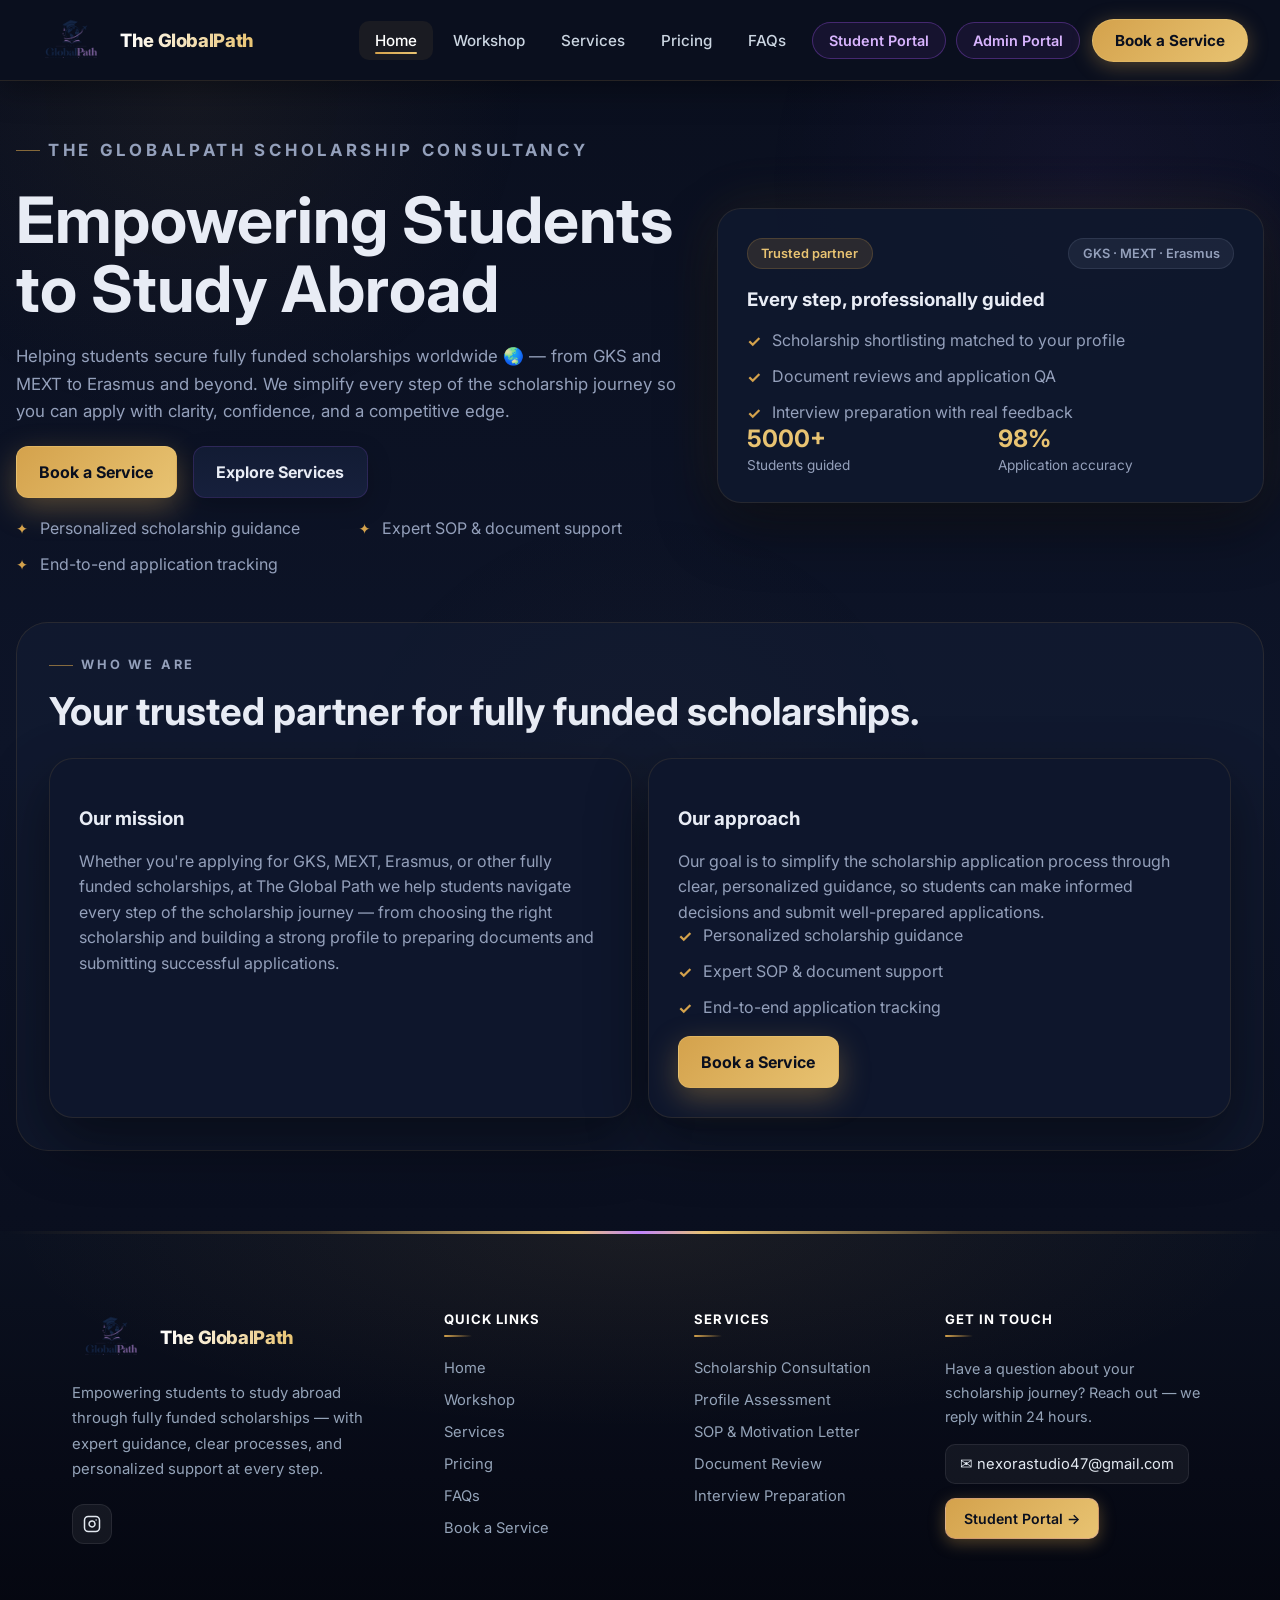
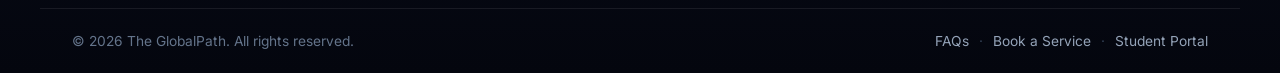
<file: index.html>
<!DOCTYPE html>
<html lang="en">

<head>
  <meta charset="UTF-8" />
  <meta name="viewport" content="width=device-width, initial-scale=1.0" />
  <title>The GlobalPath | Study Abroad Scholarship Consultancy</title>
  <meta name="description"
    content="The GlobalPath empowers students to study abroad and secure fully funded scholarships worldwide — GKS, MEXT, Erasmus, Chevening and more. Expert SOP writing, profile assessment, document review and end-to-end application support." />
  <link rel="icon" type="image/png" href="favicon.png" />
  <link rel="icon" type="image/x-icon" href="favicon.ico" />
  <link rel="preconnect" href="https://fonts.googleapis.com" />
  <link rel="preconnect" href="https://fonts.gstatic.com" crossorigin />
  <link href="https://fonts.googleapis.com/css2?family=Inter:wght@400;500;600;700;800&display=swap" rel="stylesheet" />
  <link rel="stylesheet" href="style.css" />
</head>

<body>
  <!-- ================= NAVBAR ================= -->
  <header class="site-header">
    <a class="brand" href="index.html">
      <img src="logo.png" alt="The GlobalPath" class="brand-logo" />
      <span class="brand-name">The GlobalPath</span>
    </a>
    <button class="menu-toggle" aria-label="Toggle navigation" aria-expanded="false">
      <span></span><span></span><span></span>
    </button>
    <nav class="site-nav" aria-label="Primary navigation">
      <a href="index.html" class="active">Home</a>
      <a href="workshop.html">Workshop</a>
      <a href="services.html">Services</a>
      <a href="pricing.html">Pricing</a>
      <a href="faq.html">FAQs</a>
      <a class="nav-portal" href="student.html">Student Portal</a>
      <a class="nav-portal" href="admin.html">Admin Portal</a>
      <a class="nav-cta" href="book-service.html">Book a Service</a>
    </nav>
  </header>

  <!-- ================= MAIN ================= -->
  <main id="home">
    <!-- HERO -->
    <section class="hero">
      <div class="hero-copy animate-in">
        <p class="eyebrow">The GlobalPath Scholarship Consultancy</p>
        <h1>Empowering Students to Study Abroad</h1>
        <p>
          Helping students secure fully funded scholarships worldwide 🌏 — from GKS and MEXT
          to Erasmus and beyond. We simplify every step of the scholarship journey so you
          can apply with clarity, confidence, and a competitive edge.
        </p>
        <div class="hero-actions">
          <a class="btn btn-primary" href="book-service.html">Book a Service</a>
          <a class="btn btn-secondary" href="services.html">Explore Services</a>
        </div>
        <ul class="hero-points">
          <li>Personalized scholarship guidance</li>
          <li>Expert SOP &amp; document support</li>
          <li>End-to-end application tracking</li>
        </ul>
      </div>
      <div class="hero-card animate-in">
        <div class="card-top">
          <span class="tag">Trusted partner</span>
          <span class="tag muted">GKS · MEXT · Erasmus</span>
        </div>
        <h3>Every step, professionally guided</h3>
        <ul class="check-list">
          <li>Scholarship shortlisting matched to your profile</li>
          <li>Document reviews and application QA</li>
          <li>Interview preparation with real feedback</li>
        </ul>
        <div class="mini-stats">
          <div>
            <strong>5000+</strong>
            <span>Students guided</span>
          </div>
          <div>
            <strong>98%</strong>
            <span>Application accuracy</span>
          </div>
        </div>
      </div>
    </section>

    <!-- ABOUT / INTRO -->
    <section id="about" class="section section-alt">
      <div class="section-heading">
        <p class="eyebrow">Who we are</p>
        <h2>Your trusted partner for fully funded scholarships.</h2>
      </div>
      <div class="split-layout">
        <div class="panel">
          <h3>Our mission</h3>
          <p>
            Whether you're applying for GKS, MEXT, Erasmus, or other fully funded
            scholarships, at The Global Path we help students navigate every step of the
            scholarship journey — from choosing the right scholarship and building a strong
            profile to preparing documents and submitting successful applications.
          </p>
        </div>
        <div class="panel">
          <h3>Our approach</h3>
          <p>
            Our goal is to simplify the scholarship application process through clear,
            personalized guidance, so students can make informed decisions and submit
            well-prepared applications.
          </p>
          <ul class="check-list">
            <li>Personalized scholarship guidance</li>
            <li>Expert SOP &amp; document support</li>
            <li>End-to-end application tracking</li>
          </ul>
          <a class="btn btn-primary" href="book-service.html" style="margin-top: 16px;">
            Book a Service
          </a>
        </div>
      </div>
    </section>
  </main>

  <!-- ================= PROFESSIONAL FOOTER ================= -->
  <footer class="site-footer">
    <div class="footer-main">
      <!-- Brand -->
      <div class="footer-brand">
        <a class="brand" href="index.html">
          <img src="logo.png" alt="The GlobalPath" class="brand-logo" />
          <span class="brand-name">The GlobalPath</span>
        </a>
        <p>
          Empowering students to study abroad through fully funded scholarships — with
          expert guidance, clear processes, and personalized support at every step.
        </p>
        <div class="footer-social">
          <a href="https://instagram.com/theglobalpath" target="_blank" rel="noopener noreferrer"
            aria-label="Instagram — The GlobalPath">
            <svg width="18" height="18" viewBox="0 0 24 24" fill="none" stroke="currentColor" stroke-width="2"
              stroke-linecap="round" stroke-linejoin="round" aria-hidden="true" focusable="false">
              <rect x="2" y="2" width="20" height="20" rx="5" ry="5"></rect>
              <path d="M16 11.37A4 4 0 1 1 12.63 8 4 4 0 0 1 16 11.37z"></path>
              <line x1="17.5" y1="6.5" x2="17.51" y2="6.5"></line>
            </svg>
          </a>
        </div>
      </div>

      <!-- Quick Links -->
      <div class="footer-col">
        <h4>Quick Links</h4>
        <ul>
          <li><a href="index.html">Home</a></li>
          <li><a href="workshop.html">Workshop</a></li>
          <li><a href="services.html">Services</a></li>
          <li><a href="pricing.html">Pricing</a></li>
          <li><a href="faq.html">FAQs</a></li>
          <li><a href="book-service.html">Book a Service</a></li>
        </ul>
      </div>

      <!-- Services -->
      <div class="footer-col">
        <h4>Services</h4>
        <ul>
          <li><a href="services.html">Scholarship Consultation</a></li>
          <li><a href="services.html">Profile Assessment</a></li>
          <li><a href="services.html">SOP &amp; Motivation Letter</a></li>
          <li><a href="services.html">Document Review</a></li>
          <li><a href="services.html">Interview Preparation</a></li>
        </ul>
      </div>

      <!-- Contact -->
      <div class="footer-col">
        <h4>Get in Touch</h4>
        <p class="footer-contact-line">
          Have a question about your scholarship journey? Reach out — we reply within 24 hours.
        </p>
        <a href="mailto:nexorastudio47@gmail.com" class="footer-email">
          ✉ nexorastudio47@gmail.com
        </a>
        <a href="student.html" class="btn btn-secondary footer-portal-btn">
          Student Portal →
        </a>
      </div>
    </div>

    <!-- Bottom bar -->
    <div class="footer-bottom">
      <p>© 2026 The GlobalPath. All rights reserved.</p>
      <p>
        <a href="faq.html">FAQs</a>
        <span class="dot">·</span>
        <a href="book-service.html">Book a Service</a>
        <span class="dot">·</span>
        <a href="student.html">Student Portal</a>
      </p>
    </div>
  </footer>

  <!-- Scroll to Top + Progress Circle -->
    <button class="scroll-top" id="scrollTopBtn" aria-label="Scroll to top" title="Back to top">
        <svg class="scroll-progress" viewBox="0 0 48 48" aria-hidden="true" focusable="false">
            <defs>
                <linearGradient id="scrollGoldGradient" x1="0%" y1="0%" x2="100%" y2="100%">
                    <stop offset="0%" stop-color="#d4a24c" />
                    <stop offset="50%" stop-color="#e8c372" />
                    <stop offset="100%" stop-color="#c084fc" />
                </linearGradient>
            </defs>
            <circle class="scroll-progress-bg" cx="24" cy="24" r="21" />
            <circle class="scroll-progress-bar" cx="24" cy="24" r="21" id="scrollProgressBar" />
        </svg>
        <svg class="scroll-arrow" viewBox="0 0 24 24" fill="none" stroke="currentColor" stroke-width="2.5"
            stroke-linecap="round" stroke-linejoin="round" aria-hidden="true" focusable="false">
            <polyline points="6 15 12 9 18 15"></polyline>
        </svg>
    </button>

  <script src="index.js"></script>
</body>

</html>
</file>
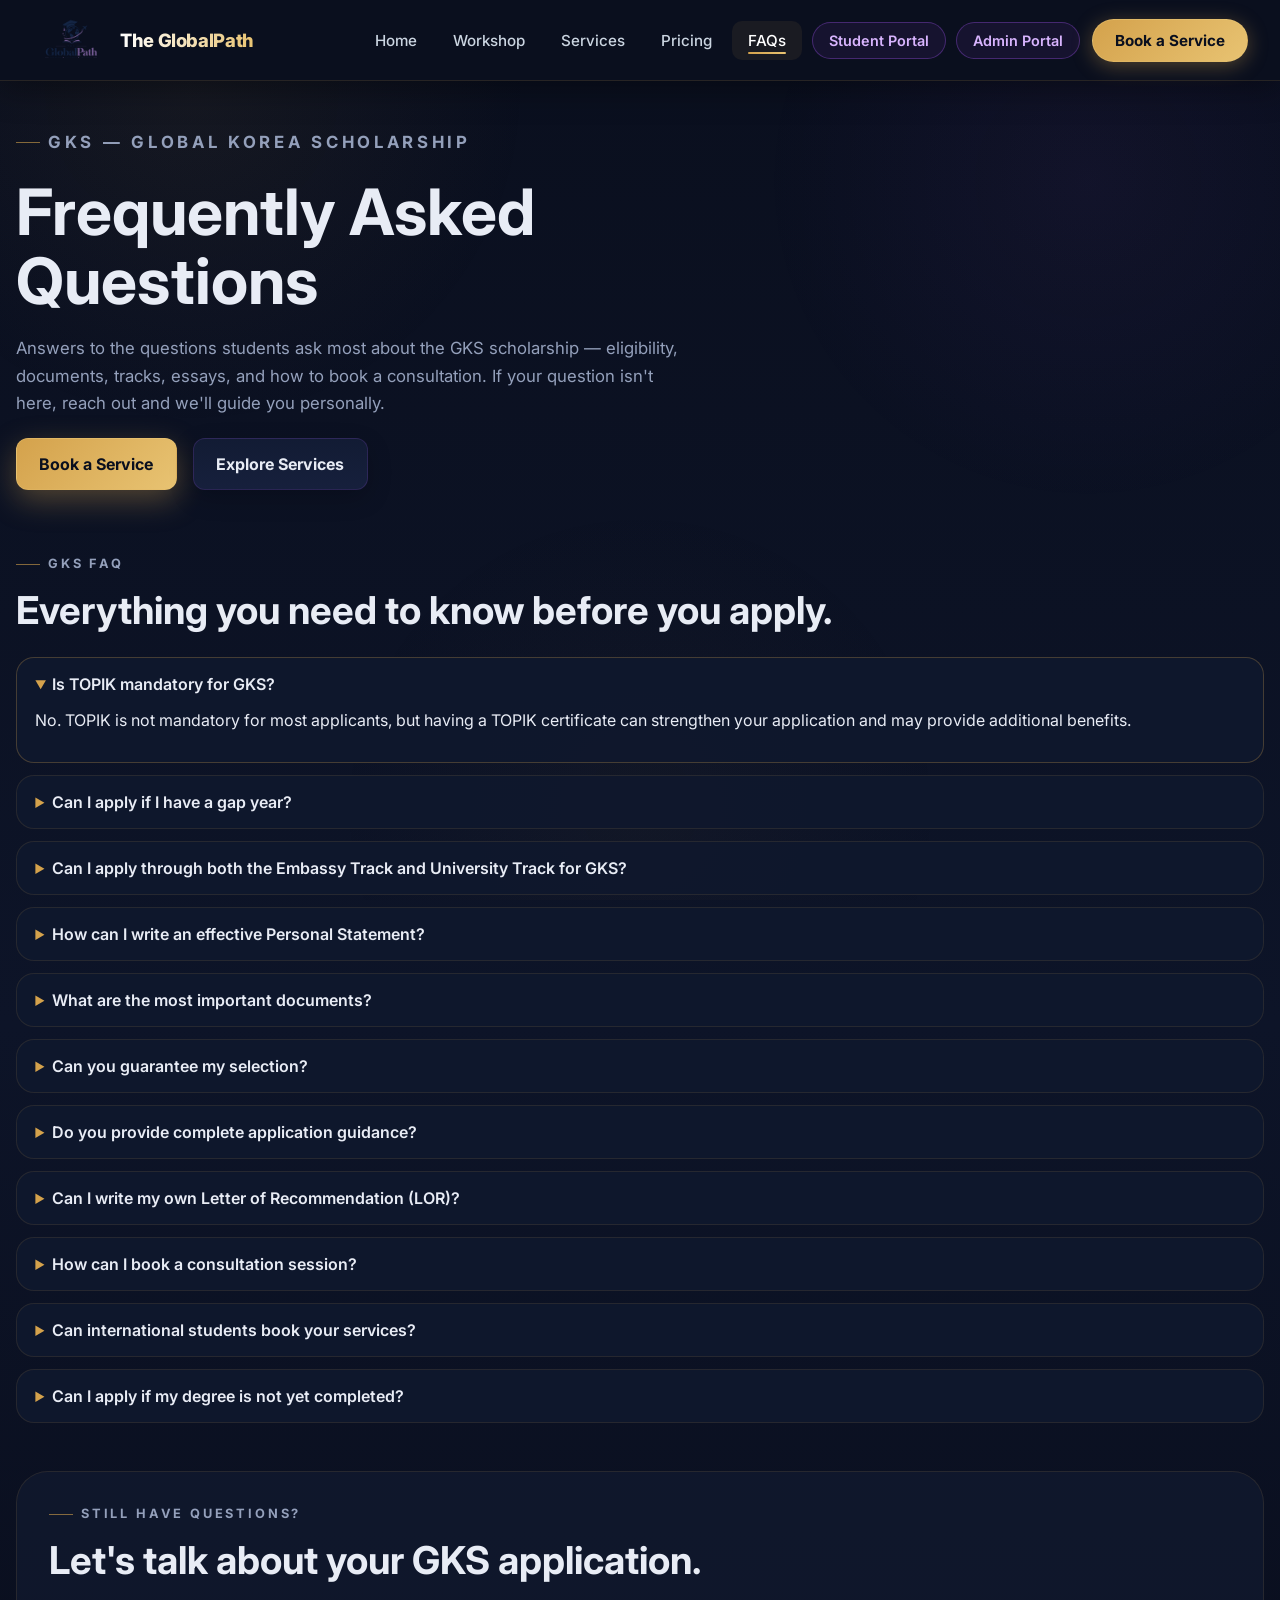
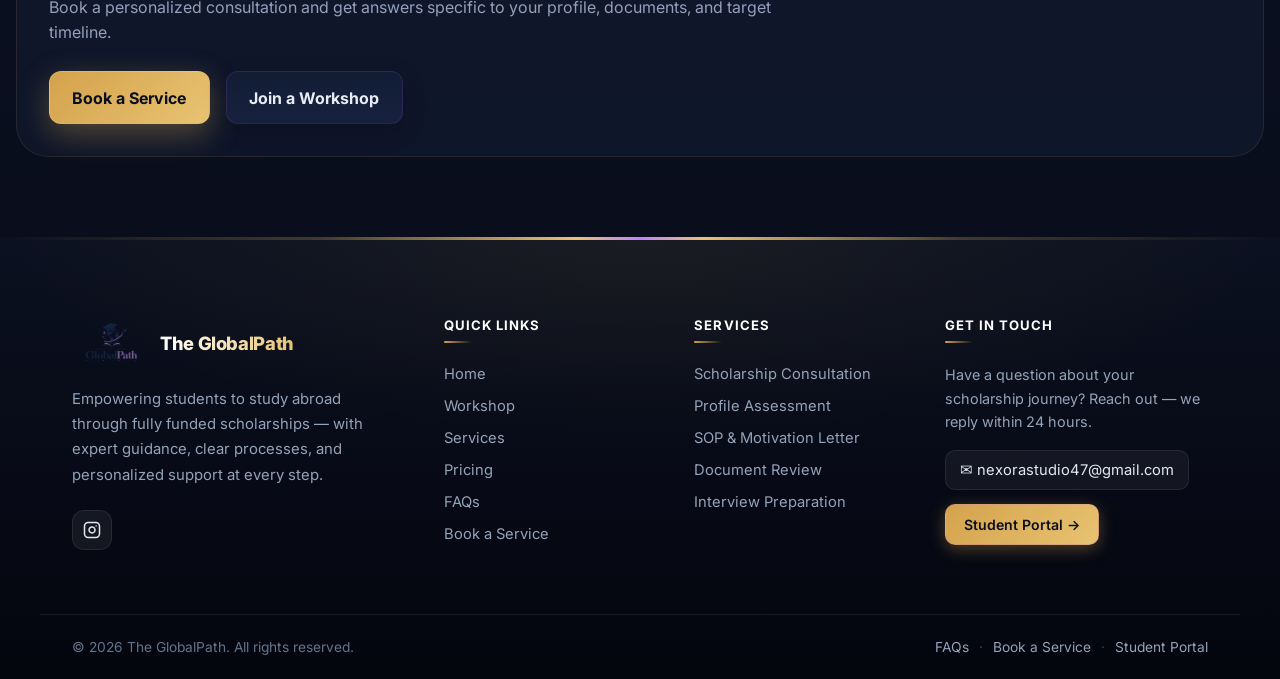
<file: faq.html>
<!DOCTYPE html>
<html lang="en">

<head>
  <meta charset="UTF-8" />
  <meta name="viewport" content="width=device-width, initial-scale=1.0" />
  <title>GKS FAQs | The GlobalPath</title>
  <meta name="description"
    content="Frequently asked questions about the GKS (Global Korea Scholarship) — TOPIK, gap years, Embassy vs University Track, Personal Statement, documents, Letters of Recommendation and more. Expert answers from The GlobalPath." />
  <link rel="icon" type="image/png" href="favicon.png" />
  <link rel="icon" type="image/x-icon" href="favicon.ico" />
  <link rel="preconnect" href="https://fonts.googleapis.com" />
  <link rel="preconnect" href="https://fonts.gstatic.com" crossorigin />
  <link href="https://fonts.googleapis.com/css2?family=Inter:wght@400;500;600;700;800&display=swap" rel="stylesheet" />
  <link rel="stylesheet" href="style.css" />
</head>

<body>
  <!-- ================= NAVBAR ================= -->
  <header class="site-header">
    <a class="brand" href="index.html">
      <img src="logo.png" alt="The GlobalPath" class="brand-logo" />
      <span class="brand-name">The GlobalPath</span>
    </a>
    <button class="menu-toggle" aria-label="Toggle navigation" aria-expanded="false">
      <span></span><span></span><span></span>
    </button>
    <nav class="site-nav" aria-label="Primary navigation">
      <a href="index.html">Home</a>
      <a href="workshop.html">Workshop</a>
      <a href="services.html">Services</a>
      <a href="pricing.html">Pricing</a>
      <a href="faq.html" class="active">FAQs</a>
      <a class="nav-portal" href="student.html">Student Portal</a>
      <a class="nav-portal" href="admin.html">Admin Portal</a>
      <a class="nav-cta" href="book-service.html">Book a Service</a>
    </nav>
  </header>

  <!-- ================= MAIN ================= -->
  <main id="faqs">
    <!-- PAGE HEADER -->
    <section class="hero" style="padding-top: 3rem; padding-bottom: 1rem;">
      <div class="hero-copy animate-in" style="max-width: 800px;">
        <p class="eyebrow">GKS — Global Korea Scholarship</p>
        <h1>Frequently Asked Questions</h1>
        <p>
          Answers to the questions students ask most about the GKS scholarship —
          eligibility, documents, tracks, essays, and how to book a consultation.
          If your question isn't here, reach out and we'll guide you personally.
        </p>
        <div class="hero-actions">
          <a class="btn btn-primary" href="book-service.html">Book a Service</a>
          <a class="btn btn-secondary" href="services.html">Explore Services</a>
        </div>
      </div>
    </section>

    <!-- FAQ LIST -->
    <section class="section" id="faq-list">
      <div class="section-heading">
        <p class="eyebrow">GKS FAQ</p>
        <h2>Everything you need to know before you apply.</h2>
      </div>

      <div class="faq-list">
        <details open>
          <summary>Is TOPIK mandatory for GKS?</summary>
          <p>
            No. TOPIK is not mandatory for most applicants, but having a TOPIK certificate
            can strengthen your application and may provide additional benefits.
          </p>
        </details>

        <details>
          <summary>Can I apply if I have a gap year?</summary>
          <p>
            Yes. A gap year does not automatically disqualify you. You should be able to
            explain how you used your time productively.
          </p>
        </details>

        <details>
          <summary>Can I apply through both the Embassy Track and University Track for GKS?</summary>
          <p>
            No. You can only submit one application in a single GKS cycle.
          </p>
        </details>

        <details>
          <summary>How can I write an effective Personal Statement?</summary>
          <p>
            Focus on your story, not just your achievements. Clearly explain your motivation,
            academic journey, career goals, and why you're a strong fit for the GKS program.
            Keep it authentic, well-structured, and tailored to your chosen field of study.
          </p>
        </details>

        <details>
          <summary>What are the most important documents?</summary>
          <ul class="check-list" style="margin-top: 0.75rem;">
            <li>Application Form</li>
            <li>Personal Statement</li>
            <li>Study Plan</li>
            <li>Recommendation Letters</li>
            <li>Academic Transcripts &amp; Certificates</li>
            <li>Proof of Citizenship</li>
            <li>Other supporting documents (if applicable)</li>
          </ul>
        </details>

        <details>
          <summary>Can you guarantee my selection?</summary>
          <p>
            No. The final selection is made by the GKS selection committee, so no one can
            guarantee admission. What I do guarantee is personalized guidance to strengthen
            your profile, prepare your documents according to GKS requirements, and help you
            submit the best application possible so you can compete confidently with other
            applicants.
          </p>
        </details>

        <details>
          <summary>Do you provide complete application guidance?</summary>
          <p>
            Yes. I offer consultation, profile assessment, SOP and Study Plan guidance, CV
            review, document review, and end-to-end application support for all fully funded
            scholarships based on the service you choose.
          </p>
        </details>

        <details>
          <summary>Can I write my own Letter of Recommendation (LOR)?</summary>
          <p>
            Ideally, no. A Letter of Recommendation should reflect your recommender's genuine
            opinion about your academic abilities, character, and potential.
          </p>
          <p style="margin-top: 0.75rem;">
            However, many professors may ask you to prepare a draft because they are busy. In
            that case, you can write a draft based on your actual achievements and experiences,
            and your recommender should review it, make any necessary changes, approve it, and
            sign it.
          </p>
        </details>

        <details>
          <summary>How can I book a consultation session?</summary>
          <p>
            Click the "Book a Service" button, fill out the booking form with your details,
            select your required service, and submit it. After reviewing your request, I'll
            contact you to confirm your session and share the payment and meeting details.
          </p>
        </details>

        <details>
          <summary>Can international students book your services?</summary>
          <p>
            Yes. My services are available to students from all countries through online
            consultations.
          </p>
        </details>

        <details>
          <summary>Can I apply if my degree is not yet completed?</summary>
          <p>
            Yes, if you are expected to graduate before the deadline specified in the GKS
            guidelines and can provide the required supporting documents.
          </p>
        </details>
      </div>
    </section>

    <!-- CTA -->
    <section class="section section-alt" id="faq-cta">
      <div class="section-heading">
        <p class="eyebrow">Still have questions?</p>
        <h2>Let's talk about your GKS application.</h2>
        <p>
          Book a personalized consultation and get answers specific to your profile,
          documents, and target timeline.
        </p>
      </div>
      <div class="hero-actions">
        <a class="btn btn-primary" href="book-service.html">Book a Service</a>
        <a class="btn btn-secondary" href="workshop.html">Join a Workshop</a>
      </div>
    </section>
  </main>

  <!-- ================= PROFESSIONAL FOOTER ================= -->
  <footer class="site-footer">
    <div class="footer-main">
      <!-- Brand -->
      <div class="footer-brand">
        <a class="brand" href="index.html">
          <img src="logo.png" alt="The GlobalPath" class="brand-logo" />
          <span class="brand-name">The GlobalPath</span>
        </a>
        <p>
          Empowering students to study abroad through fully funded scholarships — with
          expert guidance, clear processes, and personalized support at every step.
        </p>
        <div class="footer-social">
          <a href="https://instagram.com/theglobalpath" target="_blank" rel="noopener noreferrer"
            aria-label="Instagram — The GlobalPath">
            <svg width="18" height="18" viewBox="0 0 24 24" fill="none" stroke="currentColor" stroke-width="2"
              stroke-linecap="round" stroke-linejoin="round" aria-hidden="true" focusable="false">
              <rect x="2" y="2" width="20" height="20" rx="5" ry="5"></rect>
              <path d="M16 11.37A4 4 0 1 1 12.63 8 4 4 0 0 1 16 11.37z"></path>
              <line x1="17.5" y1="6.5" x2="17.51" y2="6.5"></line>
            </svg>
          </a>
        </div>
      </div>

      <!-- Quick Links -->
      <div class="footer-col">
        <h4>Quick Links</h4>
        <ul>
          <li><a href="index.html">Home</a></li>
          <li><a href="workshop.html">Workshop</a></li>
          <li><a href="services.html">Services</a></li>
          <li><a href="pricing.html">Pricing</a></li>
          <li><a href="faq.html">FAQs</a></li>
          <li><a href="book-service.html">Book a Service</a></li>
        </ul>
      </div>

      <!-- Services -->
      <div class="footer-col">
        <h4>Services</h4>
        <ul>
          <li><a href="services.html">Scholarship Consultation</a></li>
          <li><a href="services.html">Profile Assessment</a></li>
          <li><a href="services.html">SOP &amp; Motivation Letter</a></li>
          <li><a href="services.html">Document Review</a></li>
          <li><a href="services.html">Interview Preparation</a></li>
        </ul>
      </div>

      <!-- Contact -->
      <div class="footer-col">
        <h4>Get in Touch</h4>
        <p class="footer-contact-line">
          Have a question about your scholarship journey? Reach out — we reply within 24 hours.
        </p>
        <a href="mailto:nexorastudio47@gmail.com" class="footer-email">
          ✉ nexorastudio47@gmail.com
        </a>
        <a href="student.html" class="btn btn-secondary footer-portal-btn">
          Student Portal →
        </a>
      </div>
    </div>

    <!-- Bottom bar -->
    <div class="footer-bottom">
      <p>© 2026 The GlobalPath. All rights reserved.</p>
      <p>
        <a href="faq.html">FAQs</a>
        <span class="dot">·</span>
        <a href="book-service.html">Book a Service</a>
        <span class="dot">·</span>
        <a href="student.html">Student Portal</a>
      </p>
    </div>
  </footer>

  <!-- Scroll to Top + Progress Circle -->
  <button class="scroll-top" id="scrollTopBtn" aria-label="Scroll to top" title="Back to top">
    <svg class="scroll-progress" viewBox="0 0 48 48" aria-hidden="true" focusable="false">
      <defs>
        <linearGradient id="scrollGoldGradient" x1="0%" y1="0%" x2="100%" y2="100%">
          <stop offset="0%" stop-color="#d4a24c" />
          <stop offset="50%" stop-color="#e8c372" />
          <stop offset="100%" stop-color="#c084fc" />
        </linearGradient>
      </defs>
      <circle class="scroll-progress-bg" cx="24" cy="24" r="21" />
      <circle class="scroll-progress-bar" cx="24" cy="24" r="21" id="scrollProgressBar" />
    </svg>
    <svg class="scroll-arrow" viewBox="0 0 24 24" fill="none" stroke="currentColor" stroke-width="2.5"
      stroke-linecap="round" stroke-linejoin="round" aria-hidden="true" focusable="false">
      <polyline points="6 15 12 9 18 15"></polyline>
    </svg>
  </button>

  <script src="index.js"></script>
</body>

</html>
</file>
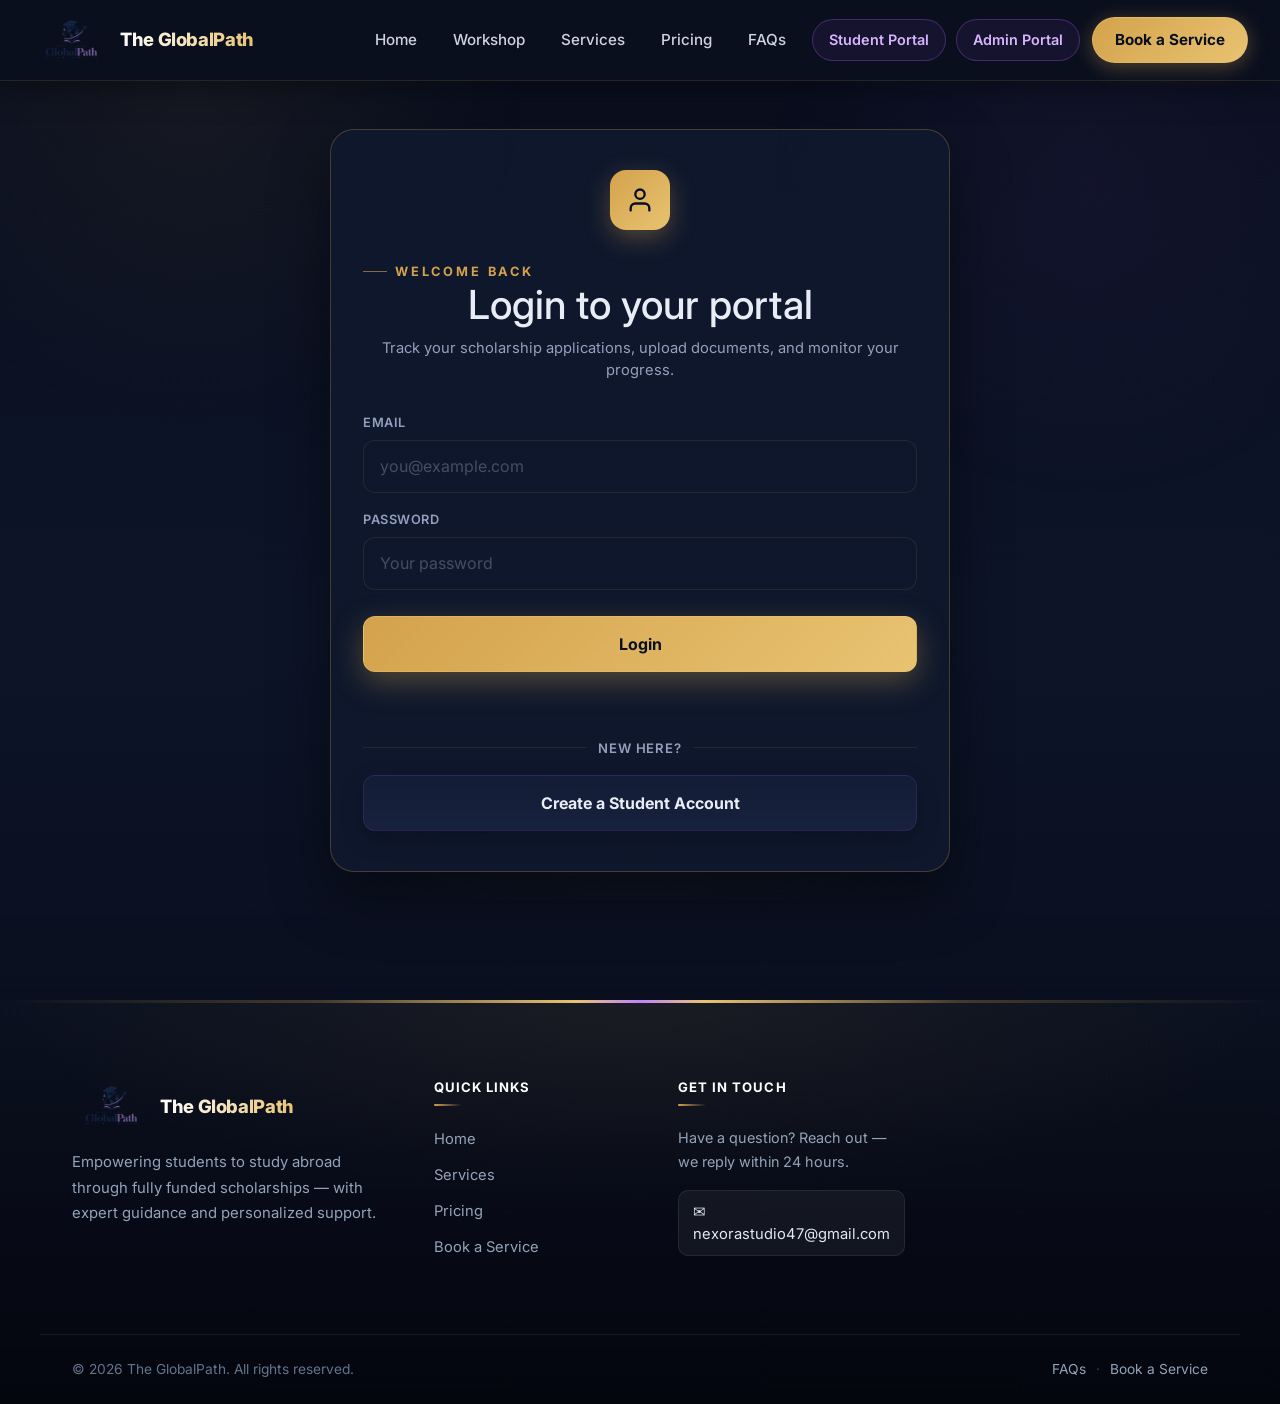
<file: login.html>
<!DOCTYPE html>
<html lang="en">
<head>
  <meta charset="UTF-8" />
  <meta name="viewport" content="width=device-width, initial-scale=1.0" />
  <title>Student Login | The GlobalPath</title>
  <meta name="description" content="Login to your The GlobalPath student portal to track your scholarship application, upload documents, and monitor your progress." />
  <link rel="icon" type="image/png" href="favicon.png" />
  <link rel="icon" type="image/x-icon" href="favicon.ico" />
  <link rel="preconnect" href="https://fonts.googleapis.com" />
  <link rel="preconnect" href="https://fonts.gstatic.com" crossorigin />
  <link href="https://fonts.googleapis.com/css2?family=Inter:wght@400;500;600;700;800&display=swap" rel="stylesheet" />
  <link href="https://cdn.jsdelivr.net/npm/bootstrap@5.3.3/dist/css/bootstrap.min.css" rel="stylesheet">
  <link rel="stylesheet" href="style.css" />
</head>

<body data-page="login" data-theme="dark">

  <!-- ================= NAVBAR ================= -->
  <header class="site-header">
    <a class="brand" href="index.html">
      <img src="logo.png" alt="The GlobalPath" class="brand-logo" />
      <span class="brand-name">The GlobalPath</span>
    </a>
    <button class="menu-toggle" aria-label="Toggle navigation" aria-expanded="false">
      <span></span><span></span><span></span>
    </button>
    <nav class="site-nav" aria-label="Primary navigation">
      <a href="index.html">Home</a>
      <a href="workshop.html">Workshop</a>
      <a href="services.html">Services</a>
      <a href="pricing.html">Pricing</a>
      <a href="faq.html">FAQs</a>
      <a class="nav-portal" href="student.html">Student Portal</a>
      <a class="nav-portal" href="admin.html">Admin Portal</a>
      <a class="nav-cta" href="book-service.html">Book a Service</a>
    </nav>
  </header>

  <main class="student-main-container">

    <section id="studentLoginPage" class="auth-shell">
      <div class="auth-card animate-in">

        <div style="text-align: center; margin-bottom: 1.5rem;">
          <div class="auth-icon-wrap">
            <svg width="28" height="28" viewBox="0 0 24 24" fill="none" stroke="currentColor" stroke-width="2" stroke-linecap="round" stroke-linejoin="round">
              <path d="M20 21v-2a4 4 0 0 0-4-4H8a4 4 0 0 0-4 4v2"/><circle cx="12" cy="7" r="4"/>
            </svg>
          </div>
        </div>

        <p class="eyebrow" style="text-align: center;">Welcome back</p>
        <h1 style="text-align: center;">Login to your portal</h1>
        <p style="text-align: center; color: var(--muted); font-size: 0.92rem; margin-bottom: 2rem;">
          Track your scholarship applications, upload documents, and monitor your progress.
        </p>

        <form id="studentLoginForm" class="auth-form" novalidate>
          <label>
            <span>Email</span>
            <input type="email" name="email" placeholder="you@example.com" required autocomplete="email" />
          </label>
          <label>
            <span>Password</span>
            <input type="password" name="password" placeholder="Your password" required autocomplete="current-password" minlength="6" />
          </label>
          <button class="btn btn-primary" type="submit" id="loginSubmitBtn" style="margin-top: 0.5rem;">
            Login
          </button>
        </form>

        <p class="form-message" id="authMessage" aria-live="polite"></p>

        <div class="auth-divider">
          <span>New here?</span>
        </div>

        <a href="signup.html" class="btn btn-secondary" style="width: 100%;">
          Create a Student Account
        </a>

      </div>
    </section>

  </main>

  <!-- ================= FOOTER ================= -->
  <footer class="site-footer" style="margin-top: 80px;">
    <div class="footer-main">
      <div class="footer-brand">
        <a class="brand" href="index.html">
          <img src="logo.png" alt="The GlobalPath" class="brand-logo" />
          <span class="brand-name">The GlobalPath</span>
        </a>
        <p>Empowering students to study abroad through fully funded scholarships — with expert guidance and personalized support.</p>
      </div>
      <div class="footer-col">
        <h4>Quick Links</h4>
        <ul>
          <li><a href="index.html">Home</a></li>
          <li><a href="services.html">Services</a></li>
          <li><a href="pricing.html">Pricing</a></li>
          <li><a href="book-service.html">Book a Service</a></li>
        </ul>
      </div>
      <div class="footer-col">
        <h4>Get in Touch</h4>
        <p class="footer-contact-line">Have a question? Reach out — we reply within 24 hours.</p>
        <a href="mailto:nexorastudio47@gmail.com" class="footer-email">✉ nexorastudio47@gmail.com</a>
      </div>
    </div>
    <div class="footer-bottom">
      <p>© 2026 The GlobalPath. All rights reserved.</p>
      <p>
        <a href="faq.html">FAQs</a>
        <span class="dot">·</span>
        <a href="book-service.html">Book a Service</a>
      </p>
    </div>
  </footer>

  <!-- Scroll to Top -->
  <button class="scroll-top" id="scrollTopBtn" aria-label="Scroll to top">
    <svg class="scroll-progress" viewBox="0 0 48 48">
      <defs>
        <linearGradient id="scrollGoldGradient" x1="0%" y1="0%" x2="100%" y2="100%">
          <stop offset="0%" stop-color="#d4a24c" />
          <stop offset="50%" stop-color="#e8c372" />
          <stop offset="100%" stop-color="#c084fc" />
        </linearGradient>
      </defs>
      <circle class="scroll-progress-bg" cx="24" cy="24" r="21" />
      <circle class="scroll-progress-bar" cx="24" cy="24" r="21" id="scrollProgressBar" />
    </svg>
    <svg class="scroll-arrow" viewBox="0 0 24 24" fill="none" stroke="currentColor" stroke-width="2.5" stroke-linecap="round" stroke-linejoin="round">
      <polyline points="6 15 12 9 18 15"></polyline>
    </svg>
  </button>

  <script src="https://cdn.jsdelivr.net/npm/bootstrap@5.3.3/dist/js/bootstrap.bundle.min.js"></script>
  <script src="index.js"></script>
</body>
</html>
</file>
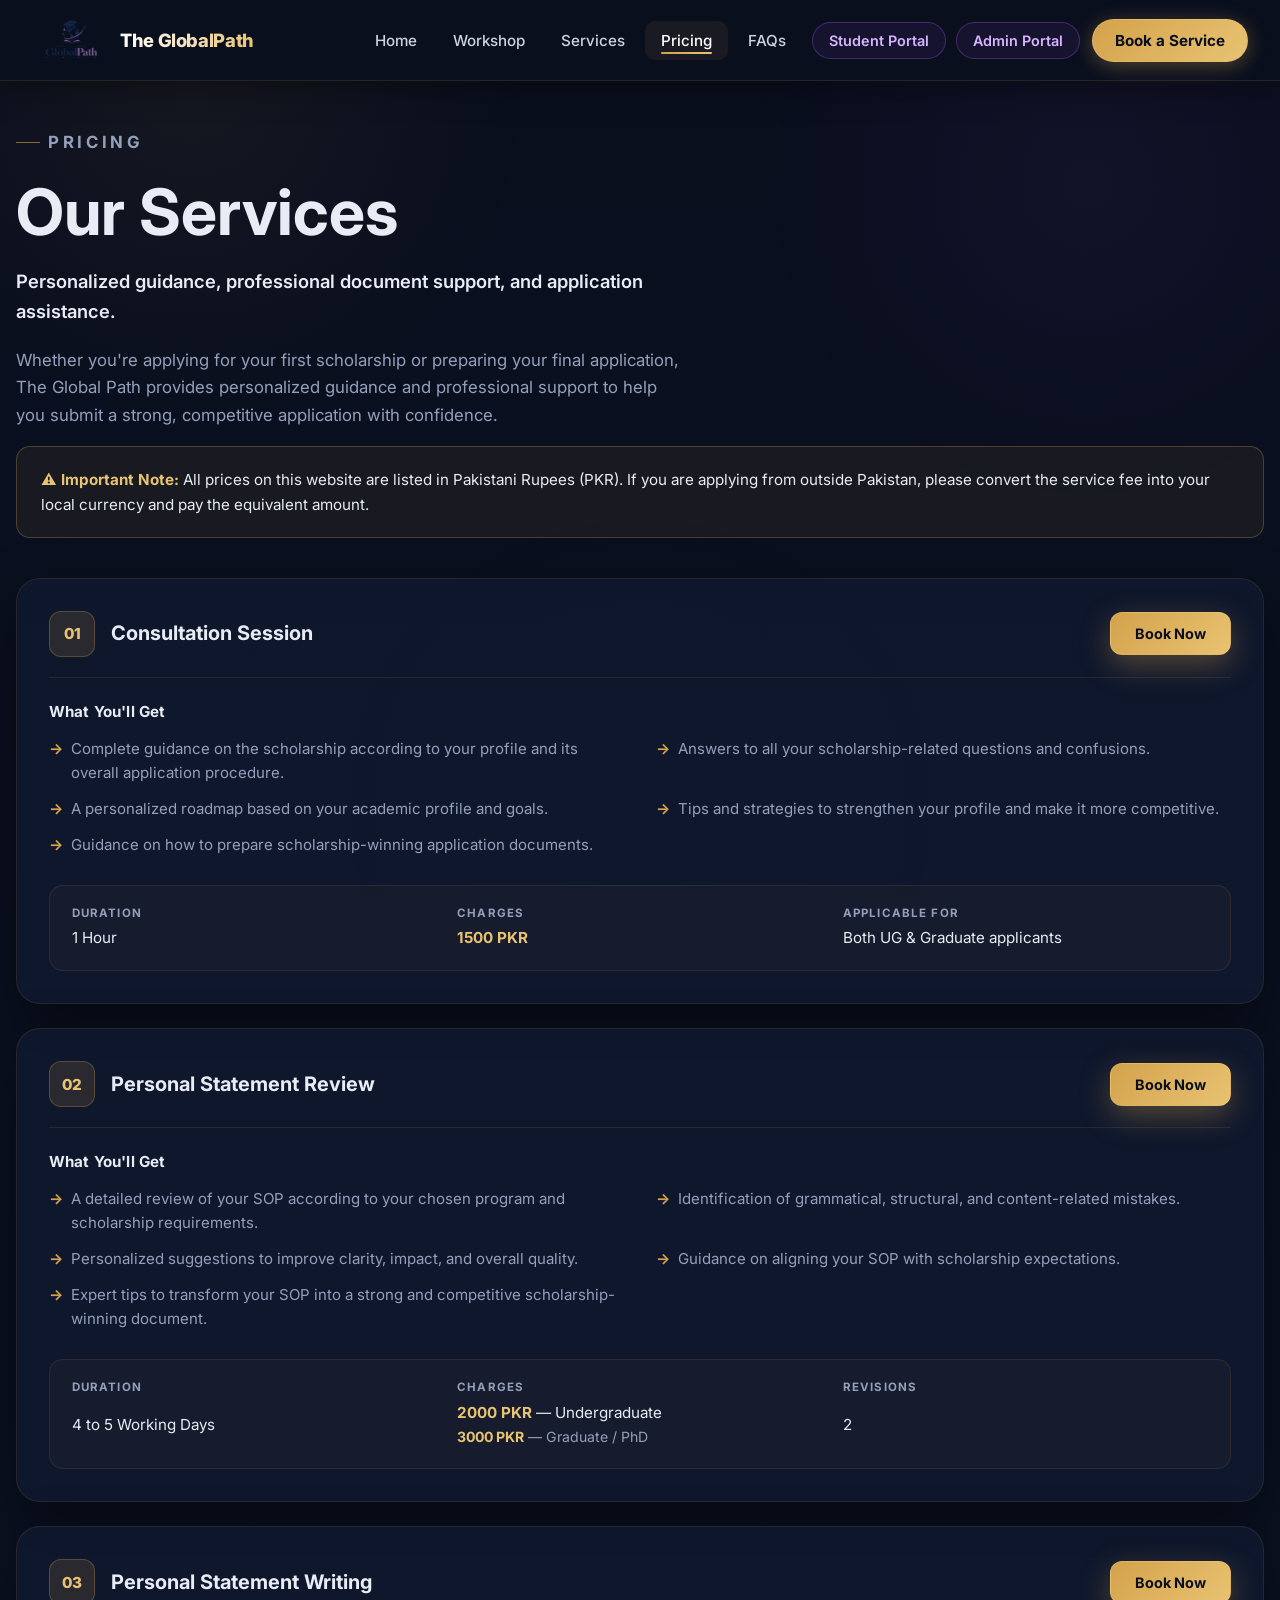
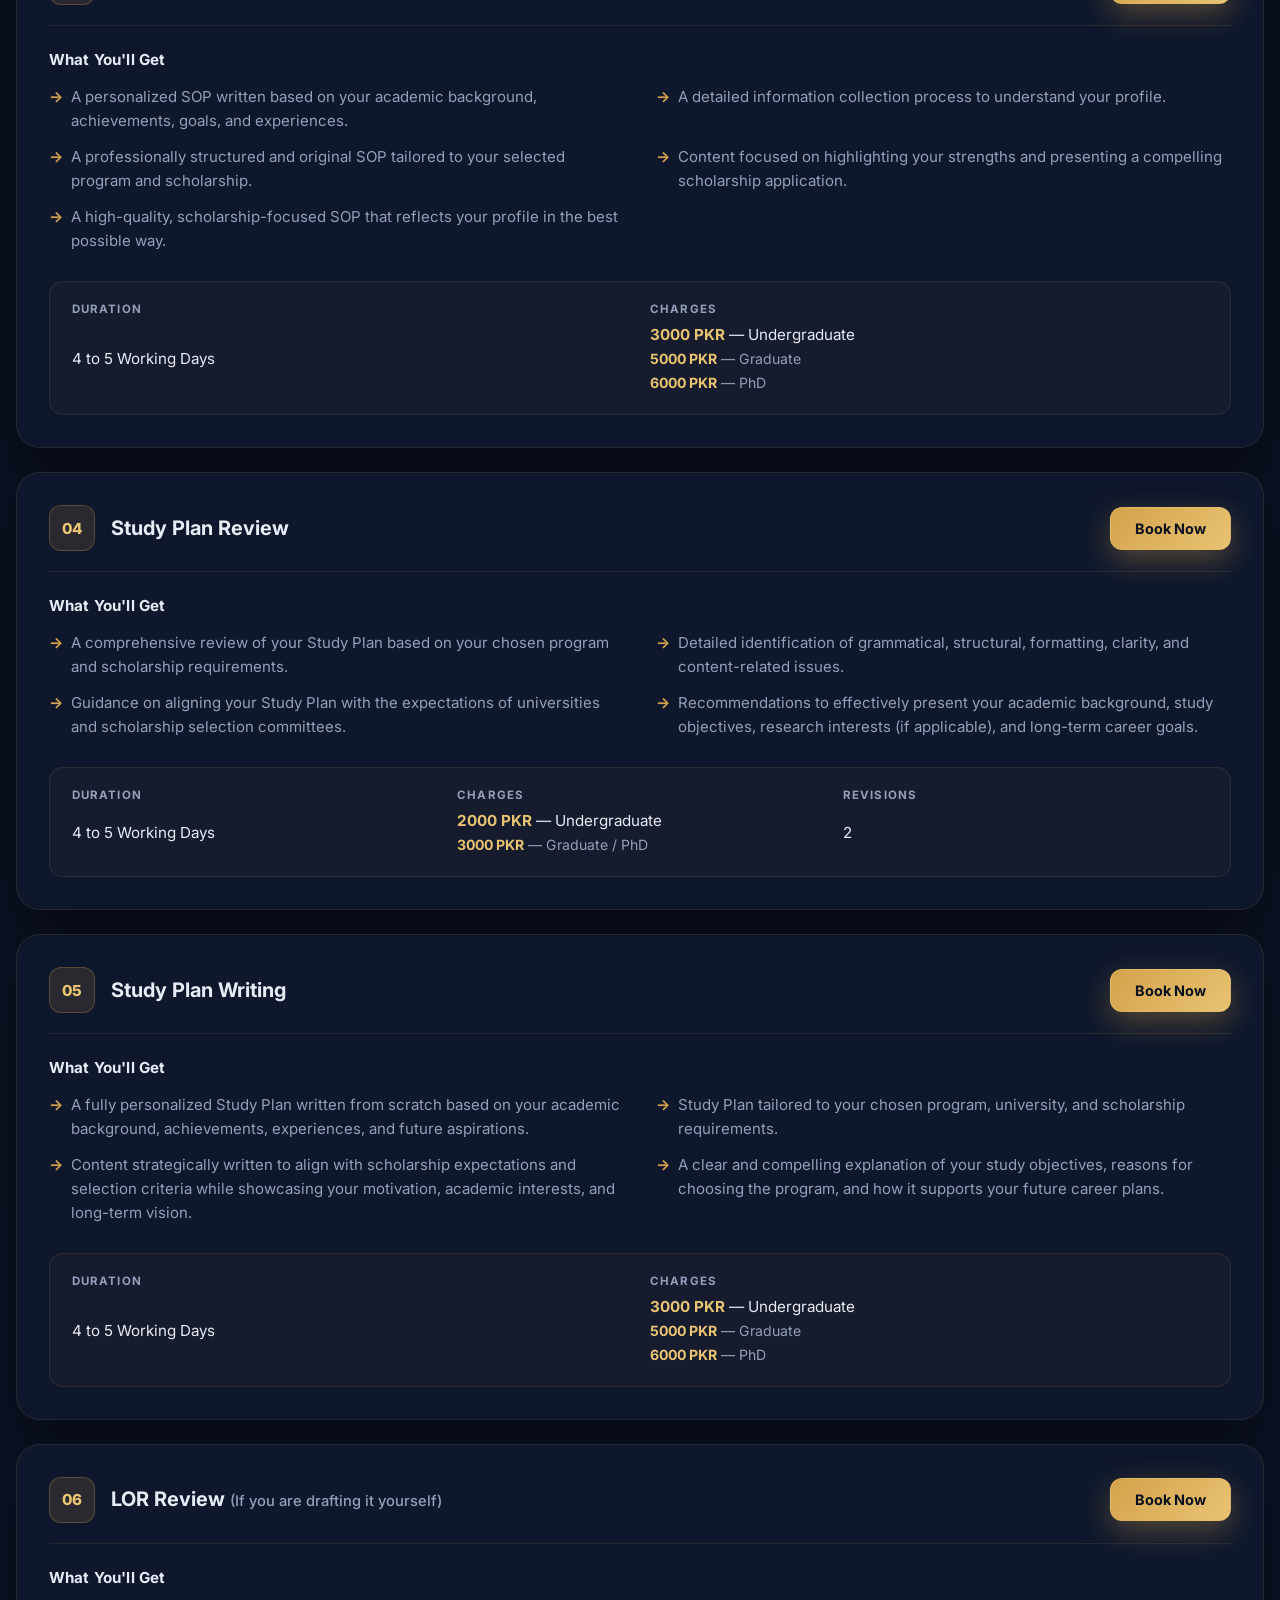
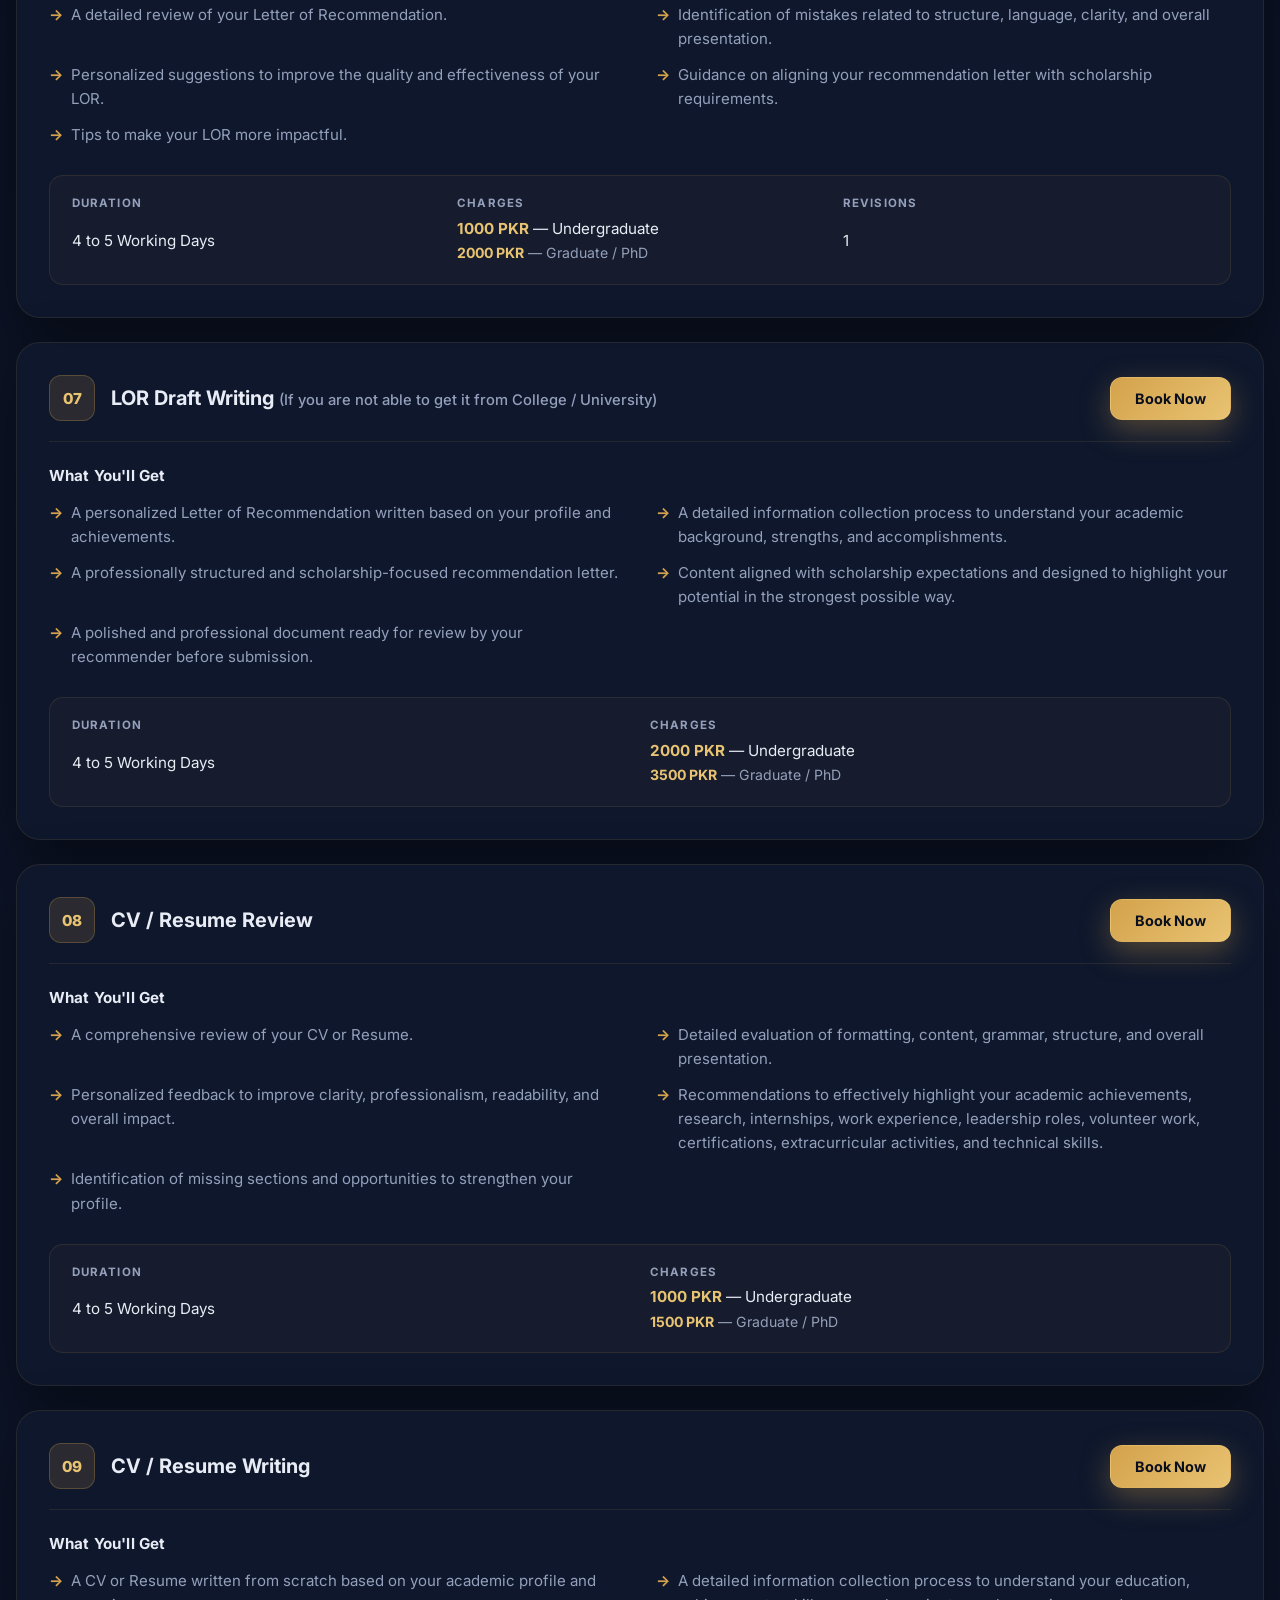
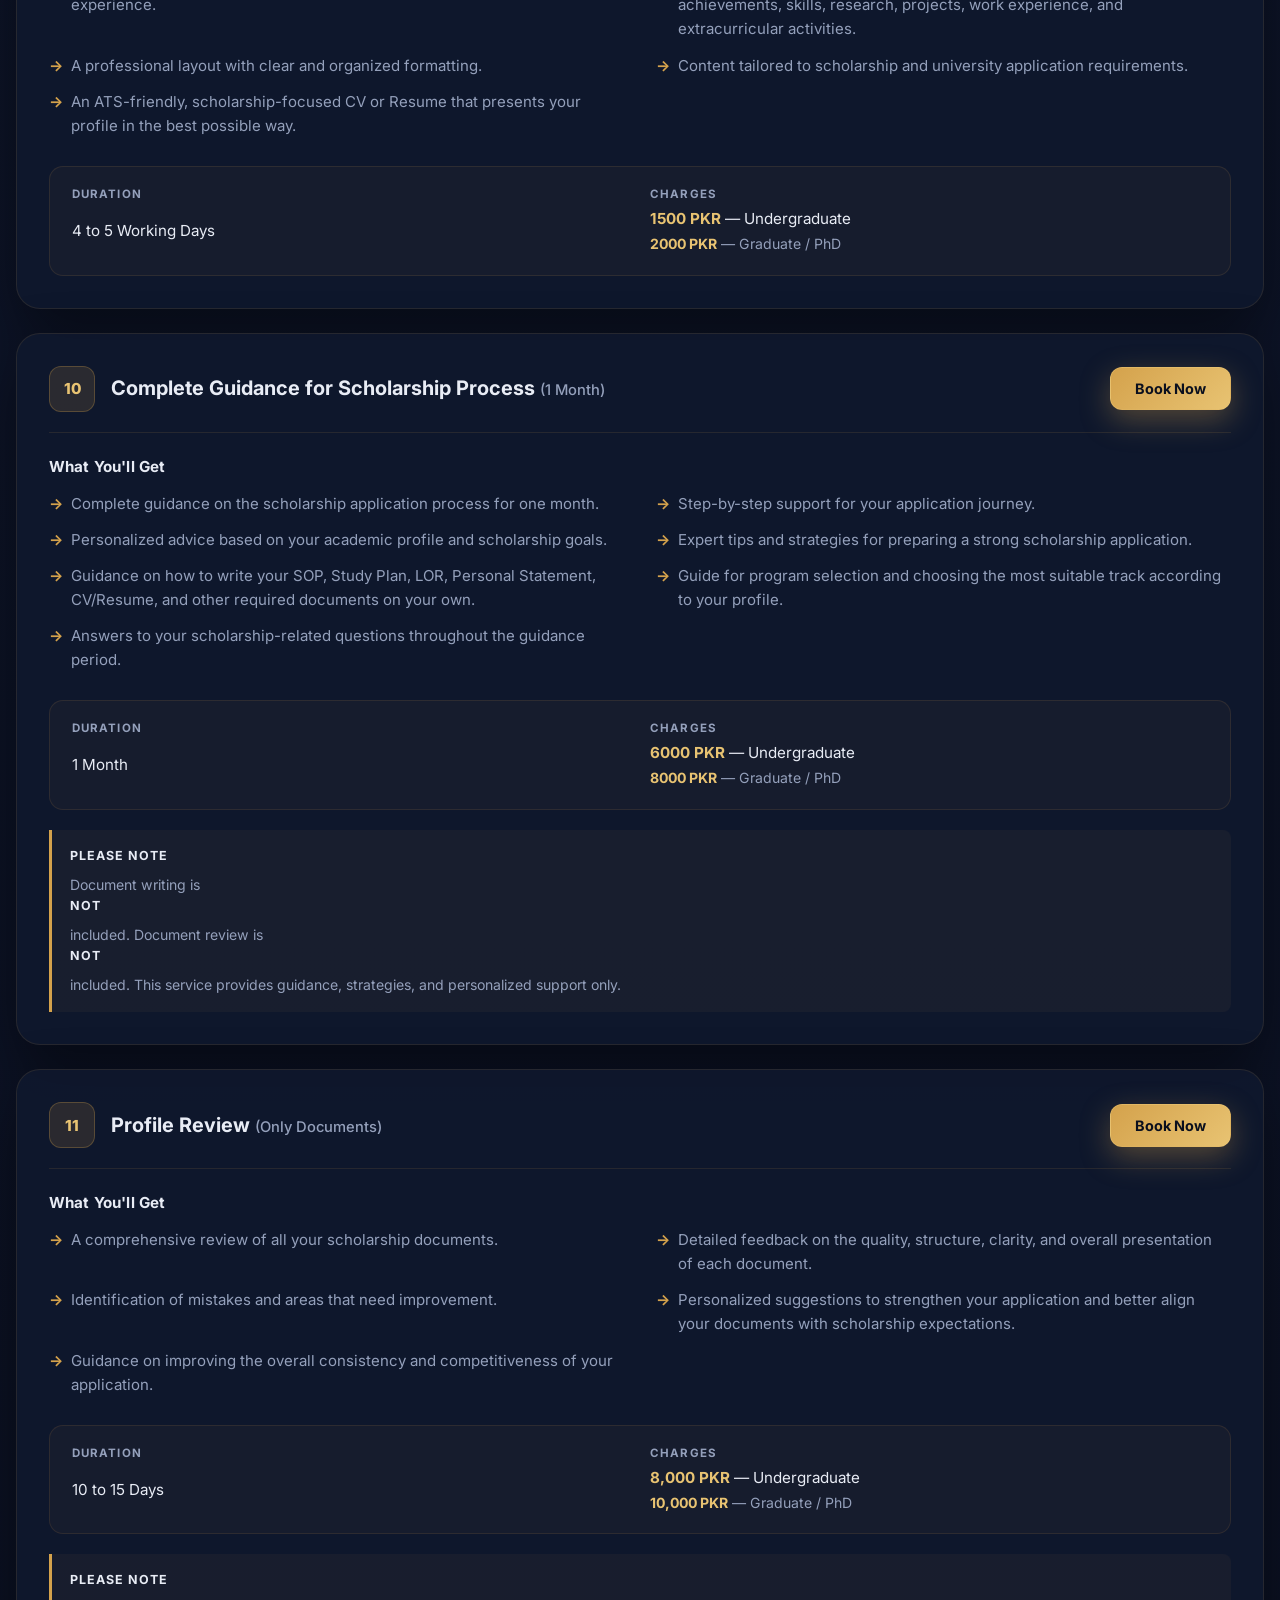
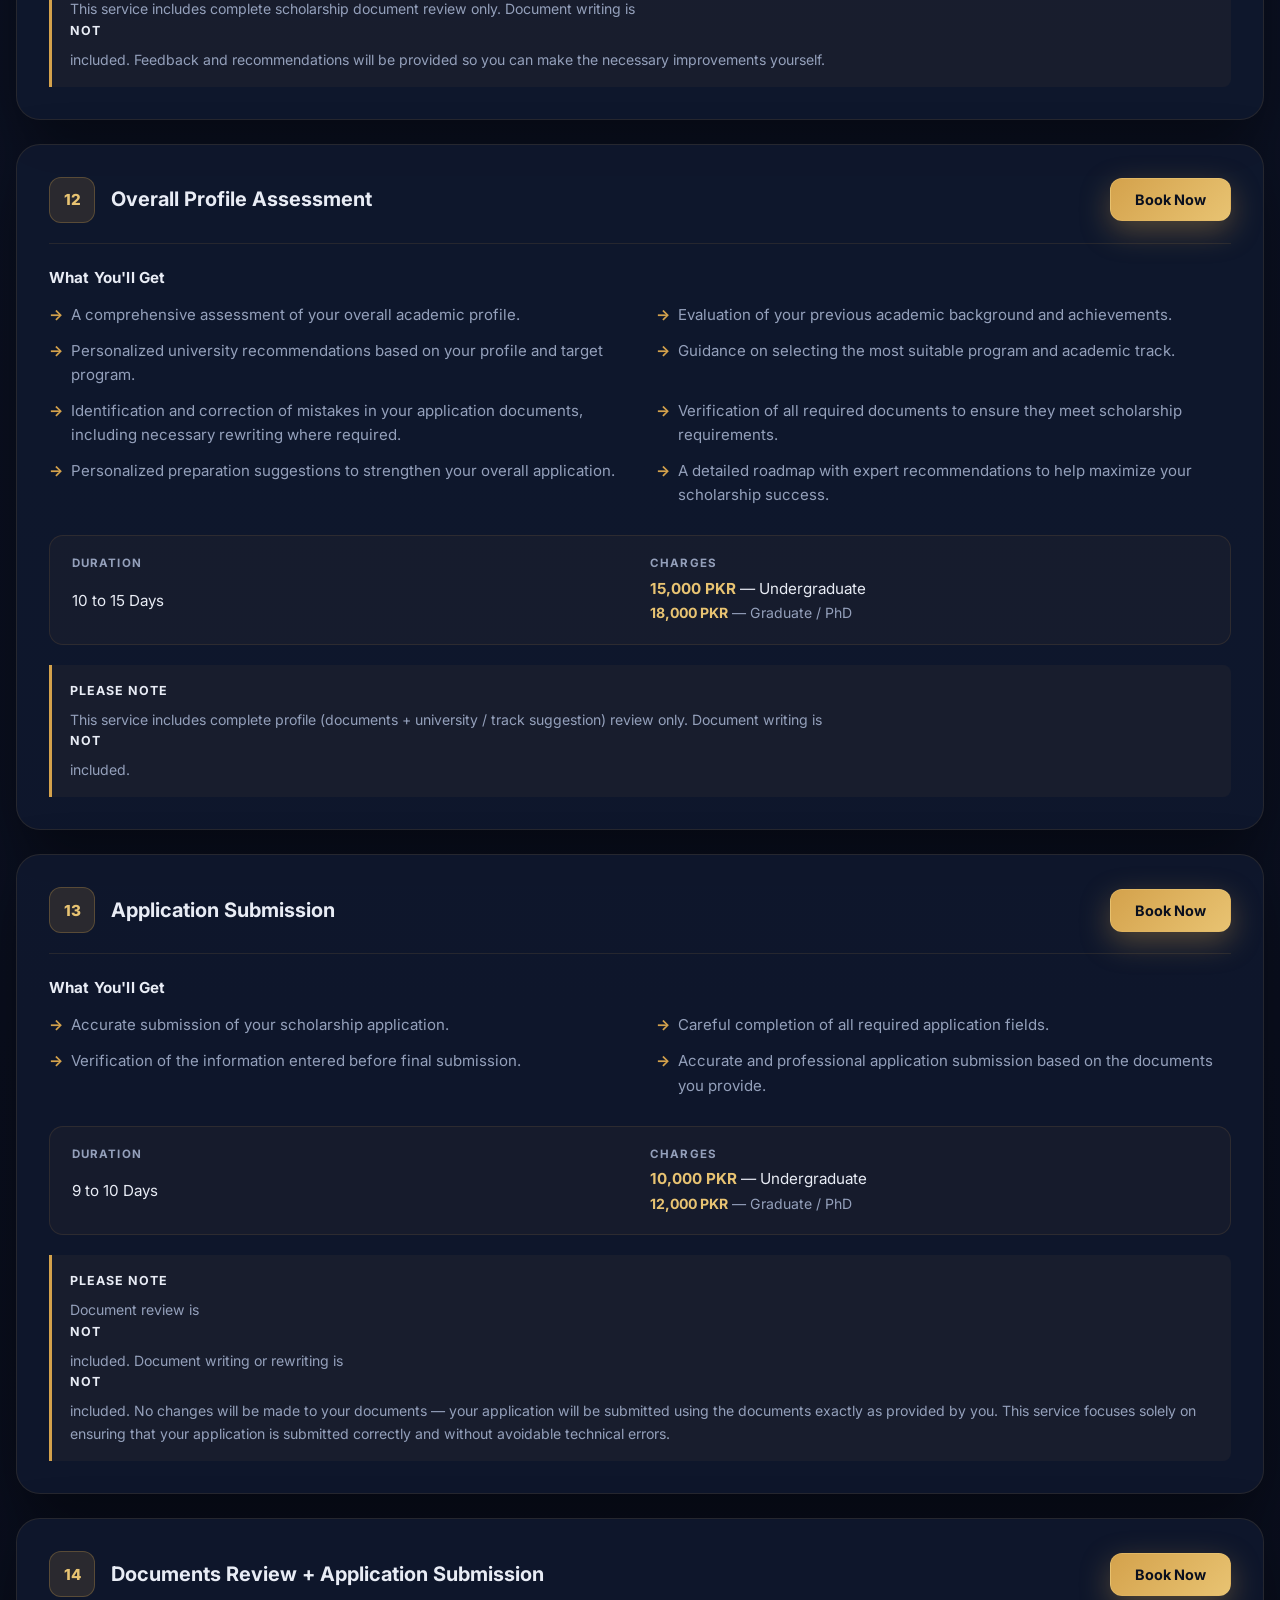
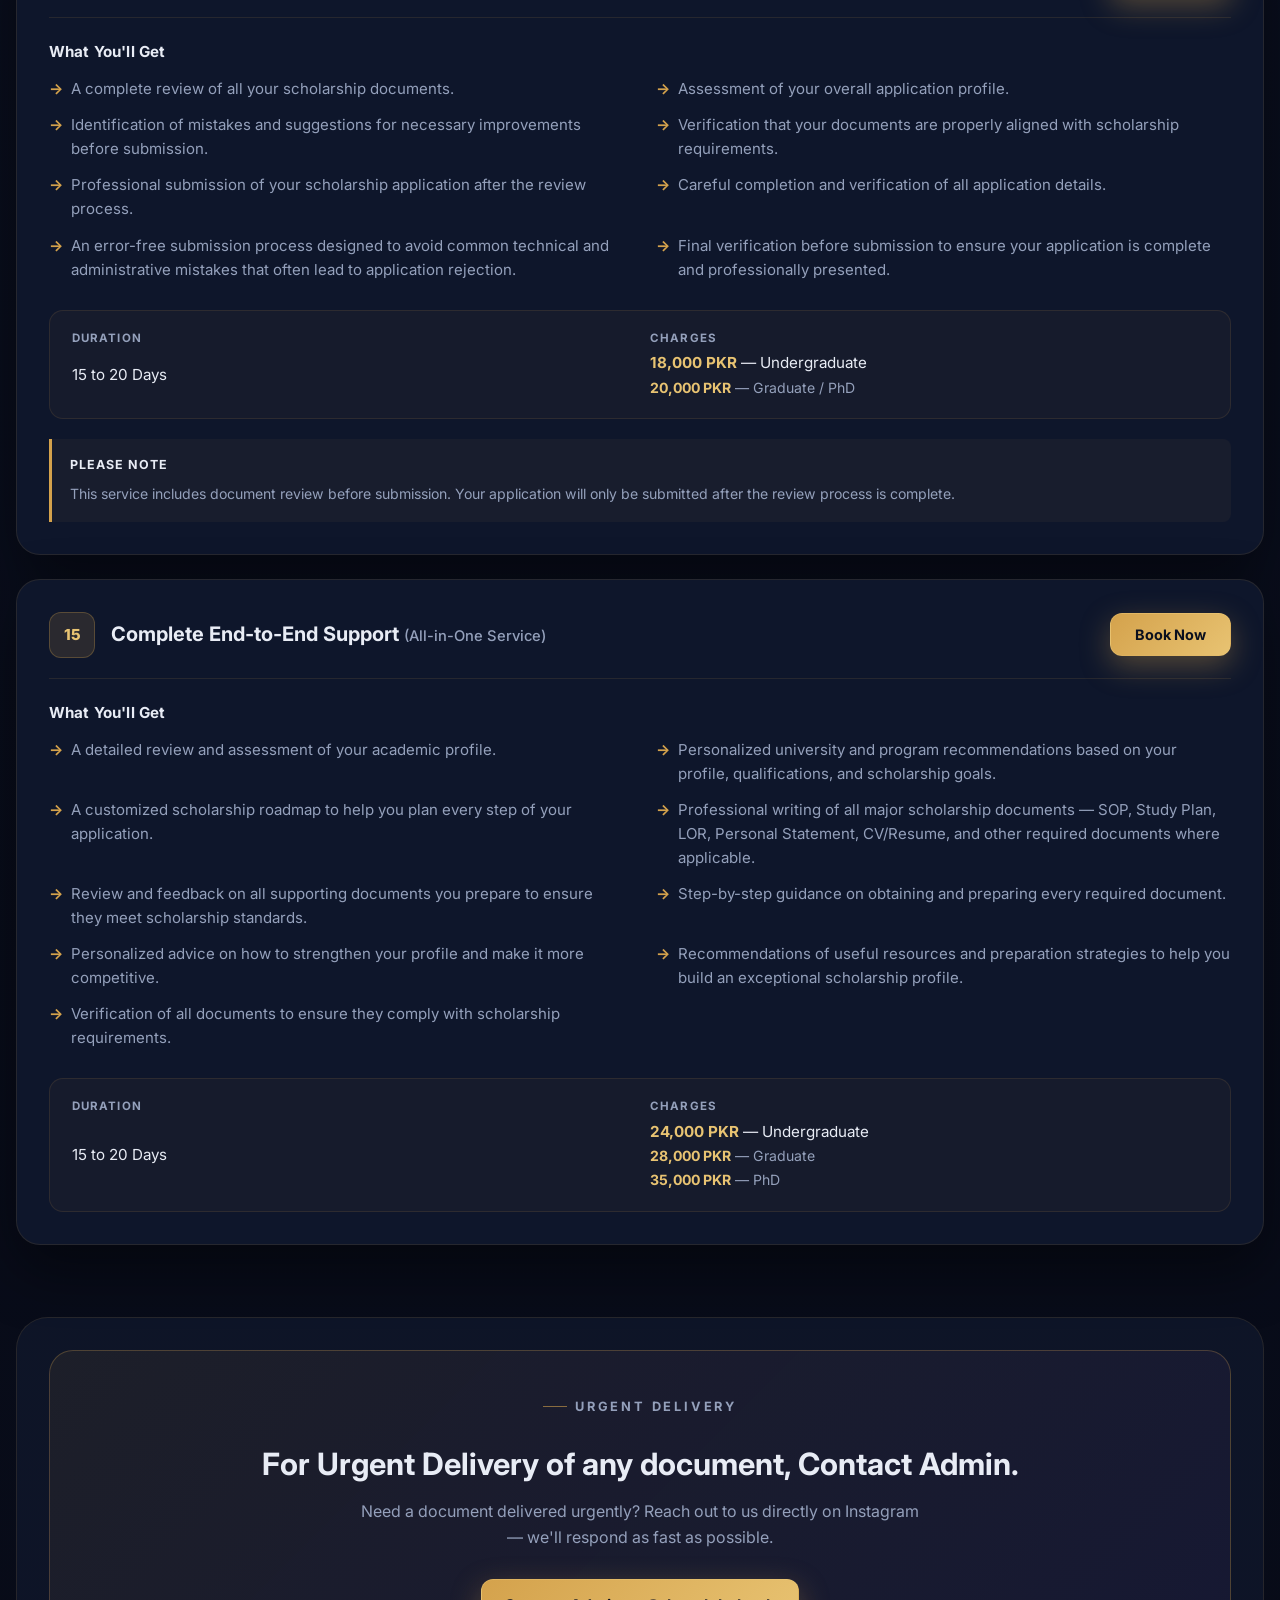
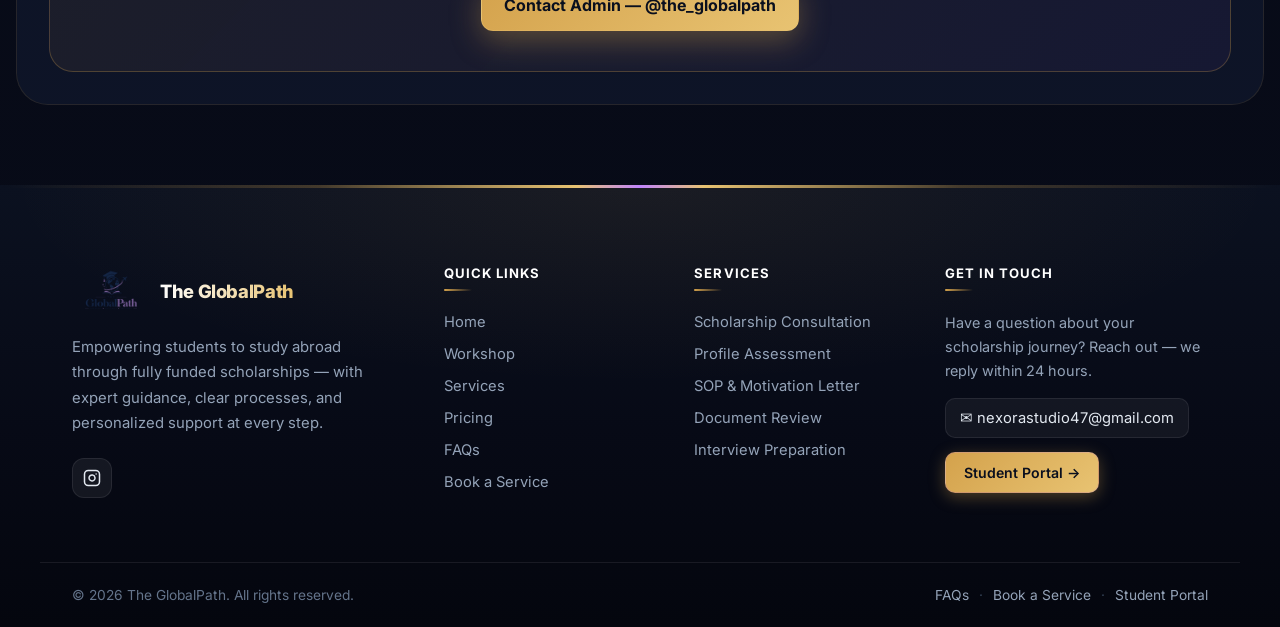
<file: pricing.html>
<!DOCTYPE html>
<html lang="en">

<head>
  <meta charset="UTF-8" />
  <meta name="viewport" content="width=device-width, initial-scale=1.0" />
  <title>Pricing | The GlobalPath</title>
  <meta name="description"
    content="Transparent pricing for all The GlobalPath scholarship consultancy services — consultation, SOP writing, study plan, LOR, CV, profile assessment, document review, application submission, and complete end-to-end support. All prices in Pakistani Rupees (PKR)." />
  <link rel="icon" type="image/png" href="favicon.png" />
  <link rel="icon" type="image/x-icon" href="favicon.ico" />
  <link rel="preconnect" href="https://fonts.googleapis.com" />
  <link rel="preconnect" href="https://fonts.gstatic.com" crossorigin />
  <link href="https://fonts.googleapis.com/css2?family=Inter:wght@400;500;600;700;800&display=swap" rel="stylesheet" />
  <link rel="stylesheet" href="style.css" />

  <style>
    /* ============ PRICING PAGE (scoped) ============ */
    .price-warning {
      margin: 0 0 2.5rem;
      padding: 1.25rem 1.5rem;
      background: rgba(212, 162, 76, 0.07);
      border: 1px solid rgba(212, 162, 76, 0.28);
      border-radius: 14px;
      color: var(--text);
      line-height: 1.65;
      font-size: 0.95rem;
    }

    .price-warning strong {
      color: var(--gold-400);
      font-weight: 700;
    }

    .price-card {
      background: var(--surface);
      border: 1px solid var(--border);
      border-radius: var(--radius);
      box-shadow: var(--shadow);
      padding: 2rem;
      margin-bottom: 1.5rem;
      transition: transform var(--dur) var(--ease),
                  box-shadow var(--dur) var(--ease),
                  border-color var(--dur) var(--ease);
    }

    .price-card:hover {
      border-color: rgba(212, 162, 76, 0.35);
      box-shadow: 0 24px 60px rgba(0, 0, 0, 0.5), var(--shadow-glow-gold);
    }

    /* ⭐ ANCHOR JUMP: sticky navbar ke neeche card cut nahi hoga */
    .price-card[id] {
      scroll-margin-top: calc(var(--header-h, 76px) + 24px);
    }

    /* ⭐ TARGET HIGHLIGHT: anchor se aane par card briefly glow karega */
    .price-card:target {
      border-color: rgba(212, 162, 76, 0.7);
      box-shadow:
        0 24px 60px rgba(0, 0, 0, 0.5),
        0 0 0 3px rgba(212, 162, 76, 0.2),
        0 0 60px rgba(212, 162, 76, 0.25);
      animation: targetPulse 2.2s ease-out 1;
    }

    @keyframes targetPulse {
      0% {
        transform: translateY(0) scale(1);
      }
      30% {
        transform: translateY(-4px) scale(1.005);
      }
      100% {
        transform: translateY(0) scale(1);
      }
    }

    .price-card-head {
      display: flex;
      align-items: center;
      justify-content: space-between;
      gap: 1.5rem;
      flex-wrap: wrap;
      padding-bottom: 1.25rem;
      margin-bottom: 1.5rem;
      border-bottom: 1px solid var(--border);
    }

    .price-card-head-left {
      display: flex;
      align-items: center;
      gap: 1rem;
      flex: 1 1 auto;
      min-width: 0;
    }

    .price-num {
      display: inline-grid;
      place-items: center;
      width: 46px;
      height: 46px;
      border-radius: 12px;
      background: var(--gold-soft);
      color: var(--gold-400);
      border: 1px solid rgba(212, 162, 76, 0.28);
      font-weight: 800;
      font-size: 0.95rem;
      flex-shrink: 0;
    }

    .price-card h3 {
      margin: 0;
      font-size: 1.25rem;
      color: var(--text);
      line-height: 1.35;
      font-weight: 700;
    }

    .price-cta {
      flex-shrink: 0;
      padding: 0.75rem 1.5rem;
      font-size: 0.9rem;
    }

    /* "What You'll Get" — clean, no highlight */
    .price-get-title {
      font-size: 0.95rem;
      font-weight: 700;
      color: var(--text);
      margin: 0 0 1rem;
      letter-spacing: 0.01em;
    }

    .price-list {
      display: grid;
      grid-template-columns: 1fr;
      gap: 0.75rem;
      list-style: none;
      padding: 0;
      margin: 0 0 1.75rem;
    }

    @media (min-width: 900px) {
      .price-list { grid-template-columns: 1fr 1fr; column-gap: 2rem; }
    }

    .price-list li {
      position: relative;
      padding-left: 1.4rem;
      color: var(--muted);
      line-height: 1.6;
      font-size: 0.94rem;
    }

    .price-list li::before {
      content: '→';
      position: absolute;
      left: 0;
      top: 0;
      color: var(--gold-500);
      font-weight: 700;
    }

    /* Meta info box */
    .price-meta {
      display: grid;
      grid-template-columns: repeat(auto-fit, minmax(180px, 1fr));
      gap: 1.25rem;
      padding: 1.25rem 1.35rem;
      background: rgba(212, 162, 76, 0.04);
      border: 1px solid var(--border);
      border-radius: 14px;
    }

    .price-meta-item {
      display: grid;
      gap: 0.4rem;
    }

    .price-meta-label {
      font-size: 0.72rem;
      text-transform: uppercase;
      letter-spacing: 0.1em;
      font-weight: 700;
      color: var(--muted);
    }

    .price-meta-value {
      font-size: 0.95rem;
      color: var(--text);
      line-height: 1.55;
    }

    .price-meta-value strong {
      color: var(--gold-400);
      font-weight: 700;
    }

    .price-meta-value .tier {
      display: block;
      font-size: 0.88rem;
      color: var(--muted);
      margin-top: 2px;
    }

    .price-meta-value .tier strong {
      color: var(--gold-400);
    }

    /* Please Note callout */
    .price-note {
      margin: 1.25rem 0 0;
      padding: 1rem 1.15rem;
      border-left: 3px solid var(--gold-500);
      background: rgba(212, 162, 76, 0.05);
      border-radius: 0 8px 8px 0;
      font-size: 0.88rem;
      color: var(--muted);
      line-height: 1.65;
    }

    .price-note strong {
      color: var(--text);
      display: block;
      margin-bottom: 0.4rem;
      font-size: 0.78rem;
      letter-spacing: 0.08em;
      text-transform: uppercase;
    }

    /* Contact Admin section */
    .contact-admin-box {
      text-align: center;
      padding: 2.5rem 1.5rem;
      background: linear-gradient(135deg, rgba(212, 162, 76, 0.08), rgba(168, 85, 247, 0.06));
      border: 1px solid rgba(212, 162, 76, 0.28);
      border-radius: var(--radius);
    }

    .contact-admin-box h2 {
      margin: 0 0 1rem;
      font-size: clamp(1.4rem, 2.4vw, 2rem);
      color: var(--text);
    }

    .contact-admin-box p {
      margin: 0 auto 1.75rem;
      max-width: 560px;
      color: var(--muted);
      line-height: 1.65;
    }

    /* Mobile tweaks */
    @media (max-width: 720px) {
      .price-card { padding: 1.35rem; }
      .price-card-head { gap: 0.85rem; }
      .price-card h3 { font-size: 1.08rem; }
      .price-card-head-left { gap: 0.75rem; }
      .price-num { width: 40px; height: 40px; font-size: 0.85rem; }
      .price-cta { width: 100%; text-align: center; }
      .price-meta { grid-template-columns: 1fr; padding: 1rem; }
      .price-warning { font-size: 0.9rem; padding: 1rem 1.15rem; }
      .contact-admin-box { padding: 2rem 1.25rem; }

      .price-card[id] {
        scroll-margin-top: calc(var(--header-h, 64px) + 16px);
      }
    }

    @media (prefers-reduced-motion: reduce) {
      .price-card:target { animation: none; }
    }
  </style>
</head>

<body>
  <!-- ================= NAVBAR ================= -->
  <header class="site-header">
    <a class="brand" href="index.html">
      <img src="logo.png" alt="The GlobalPath" class="brand-logo" />
      <span class="brand-name">The GlobalPath</span>
    </a>
    <button class="menu-toggle" aria-label="Toggle navigation" aria-expanded="false">
      <span></span><span></span><span></span>
    </button>
    <nav class="site-nav" aria-label="Primary navigation">
      <a href="index.html">Home</a>
      <a href="workshop.html">Workshop</a>
      <a href="services.html">Services</a>
      <a href="pricing.html" class="active">Pricing</a>
      <a href="faq.html">FAQs</a>
      <a class="nav-portal" href="student.html">Student Portal</a>
      <a class="nav-portal" href="admin.html">Admin Portal</a>
      <a class="nav-cta" href="book-service.html">Book a Service</a>
    </nav>
  </header>

  <!-- ================= MAIN ================= -->
  <main id="pricing">
    <!-- PAGE HERO -->
    <section class="hero" style="padding-top: 3rem; padding-bottom: 1rem;">
      <div class="hero-copy animate-in" style="max-width: 860px;">
        <p class="eyebrow">Pricing</p>
        <h1>Our Services</h1>
        <p style="font-weight: 600; color: #e8ecf5; font-size: 1.15rem;">
          Personalized guidance, professional document support, and application assistance.
        </p>
        <p>
          Whether you're applying for your first scholarship or preparing your final
          application, The Global Path provides personalized guidance and professional support
          to help you submit a strong, competitive application with confidence.
        </p>
      </div>
    </section>

    <!-- PKR WARNING -->
    <section class="section" style="padding-top: 0;">
      <div class="price-warning">
        <strong>⚠️ Important Note:</strong> All prices on this website are listed in
        Pakistani Rupees (PKR). If you are applying from outside Pakistan, please convert
        the service fee into your local currency and pay the equivalent amount.
      </div>

      <!-- ============ 01 — Consultation ============ -->
      <article class="price-card" id="service-01">
        <div class="price-card-head">
          <div class="price-card-head-left">
            <span class="price-num">01</span>
            <h3>Consultation Session</h3>
          </div>
          <a class="btn btn-primary price-cta" href="book-service.html">Book Now</a>
        </div>
        <p class="price-get-title">What You'll Get</p>
        <ul class="price-list">
          <li>Complete guidance on the scholarship according to your profile and its overall application procedure.</li>
          <li>Answers to all your scholarship-related questions and confusions.</li>
          <li>A personalized roadmap based on your academic profile and goals.</li>
          <li>Tips and strategies to strengthen your profile and make it more competitive.</li>
          <li>Guidance on how to prepare scholarship-winning application documents.</li>
        </ul>
        <div class="price-meta">
          <div class="price-meta-item">
            <span class="price-meta-label">Duration</span>
            <span class="price-meta-value">1 Hour</span>
          </div>
          <div class="price-meta-item">
            <span class="price-meta-label">Charges</span>
            <span class="price-meta-value"><strong>1500 PKR</strong></span>
          </div>
          <div class="price-meta-item">
            <span class="price-meta-label">Applicable For</span>
            <span class="price-meta-value">Both UG &amp; Graduate applicants</span>
          </div>
        </div>
      </article>

      <!-- ============ 02 — Personal Statement Review ============ -->
      <article class="price-card" id="service-02">
        <div class="price-card-head">
          <div class="price-card-head-left">
            <span class="price-num">02</span>
            <h3>Personal Statement Review</h3>
          </div>
          <a class="btn btn-primary price-cta" href="book-service.html">Book Now</a>
        </div>
        <p class="price-get-title">What You'll Get</p>
        <ul class="price-list">
          <li>A detailed review of your SOP according to your chosen program and scholarship requirements.</li>
          <li>Identification of grammatical, structural, and content-related mistakes.</li>
          <li>Personalized suggestions to improve clarity, impact, and overall quality.</li>
          <li>Guidance on aligning your SOP with scholarship expectations.</li>
          <li>Expert tips to transform your SOP into a strong and competitive scholarship-winning document.</li>
        </ul>
        <div class="price-meta">
          <div class="price-meta-item">
            <span class="price-meta-label">Duration</span>
            <span class="price-meta-value">4 to 5 Working Days</span>
          </div>
          <div class="price-meta-item">
            <span class="price-meta-label">Charges</span>
            <span class="price-meta-value">
              <strong>2000 PKR</strong> — Undergraduate
              <span class="tier"><strong>3000 PKR</strong> — Graduate / PhD</span>
            </span>
          </div>
          <div class="price-meta-item">
            <span class="price-meta-label">Revisions</span>
            <span class="price-meta-value">2</span>
          </div>
        </div>
      </article>

      <!-- ============ 03 — Personal Statement Writing ============ -->
      <article class="price-card" id="service-03">
        <div class="price-card-head">
          <div class="price-card-head-left">
            <span class="price-num">03</span>
            <h3>Personal Statement Writing</h3>
          </div>
          <a class="btn btn-primary price-cta" href="book-service.html">Book Now</a>
        </div>
        <p class="price-get-title">What You'll Get</p>
        <ul class="price-list">
          <li>A personalized SOP written based on your academic background, achievements, goals, and experiences.</li>
          <li>A detailed information collection process to understand your profile.</li>
          <li>A professionally structured and original SOP tailored to your selected program and scholarship.</li>
          <li>Content focused on highlighting your strengths and presenting a compelling scholarship application.</li>
          <li>A high-quality, scholarship-focused SOP that reflects your profile in the best possible way.</li>
        </ul>
        <div class="price-meta">
          <div class="price-meta-item">
            <span class="price-meta-label">Duration</span>
            <span class="price-meta-value">4 to 5 Working Days</span>
          </div>
          <div class="price-meta-item">
            <span class="price-meta-label">Charges</span>
            <span class="price-meta-value">
              <strong>3000 PKR</strong> — Undergraduate
              <span class="tier"><strong>5000 PKR</strong> — Graduate</span>
              <span class="tier"><strong>6000 PKR</strong> — PhD</span>
            </span>
          </div>
        </div>
      </article>

      <!-- ============ 04 — Study Plan Review ============ -->
      <article class="price-card" id="service-04">
        <div class="price-card-head">
          <div class="price-card-head-left">
            <span class="price-num">04</span>
            <h3>Study Plan Review</h3>
          </div>
          <a class="btn btn-primary price-cta" href="book-service.html">Book Now</a>
        </div>
        <p class="price-get-title">What You'll Get</p>
        <ul class="price-list">
          <li>A comprehensive review of your Study Plan based on your chosen program and scholarship requirements.</li>
          <li>Detailed identification of grammatical, structural, formatting, clarity, and content-related issues.</li>
          <li>Guidance on aligning your Study Plan with the expectations of universities and scholarship selection committees.</li>
          <li>Recommendations to effectively present your academic background, study objectives, research interests (if applicable), and long-term career goals.</li>
        </ul>
        <div class="price-meta">
          <div class="price-meta-item">
            <span class="price-meta-label">Duration</span>
            <span class="price-meta-value">4 to 5 Working Days</span>
          </div>
          <div class="price-meta-item">
            <span class="price-meta-label">Charges</span>
            <span class="price-meta-value">
              <strong>2000 PKR</strong> — Undergraduate
              <span class="tier"><strong>3000 PKR</strong> — Graduate / PhD</span>
            </span>
          </div>
          <div class="price-meta-item">
            <span class="price-meta-label">Revisions</span>
            <span class="price-meta-value">2</span>
          </div>
        </div>
      </article>

      <!-- ============ 05 — Study Plan Writing ============ -->
      <article class="price-card" id="service-05">
        <div class="price-card-head">
          <div class="price-card-head-left">
            <span class="price-num">05</span>
            <h3>Study Plan Writing</h3>
          </div>
          <a class="btn btn-primary price-cta" href="book-service.html">Book Now</a>
        </div>
        <p class="price-get-title">What You'll Get</p>
        <ul class="price-list">
          <li>A fully personalized Study Plan written from scratch based on your academic background, achievements, experiences, and future aspirations.</li>
          <li>Study Plan tailored to your chosen program, university, and scholarship requirements.</li>
          <li>Content strategically written to align with scholarship expectations and selection criteria while showcasing your motivation, academic interests, and long-term vision.</li>
          <li>A clear and compelling explanation of your study objectives, reasons for choosing the program, and how it supports your future career plans.</li>
        </ul>
        <div class="price-meta">
          <div class="price-meta-item">
            <span class="price-meta-label">Duration</span>
            <span class="price-meta-value">4 to 5 Working Days</span>
          </div>
          <div class="price-meta-item">
            <span class="price-meta-label">Charges</span>
            <span class="price-meta-value">
              <strong>3000 PKR</strong> — Undergraduate
              <span class="tier"><strong>5000 PKR</strong> — Graduate</span>
              <span class="tier"><strong>6000 PKR</strong> — PhD</span>
            </span>
          </div>
        </div>
      </article>

      <!-- ============ 06 — LOR Review ============ -->
      <article class="price-card" id="service-06">
        <div class="price-card-head">
          <div class="price-card-head-left">
            <span class="price-num">06</span>
            <h3>LOR Review <span style="font-weight:500; font-size:0.92rem; color:var(--muted);">(If you are drafting it yourself)</span></h3>
          </div>
          <a class="btn btn-primary price-cta" href="book-service.html">Book Now</a>
        </div>
        <p class="price-get-title">What You'll Get</p>
        <ul class="price-list">
          <li>A detailed review of your Letter of Recommendation.</li>
          <li>Identification of mistakes related to structure, language, clarity, and overall presentation.</li>
          <li>Personalized suggestions to improve the quality and effectiveness of your LOR.</li>
          <li>Guidance on aligning your recommendation letter with scholarship requirements.</li>
          <li>Tips to make your LOR more impactful.</li>
        </ul>
        <div class="price-meta">
          <div class="price-meta-item">
            <span class="price-meta-label">Duration</span>
            <span class="price-meta-value">4 to 5 Working Days</span>
          </div>
          <div class="price-meta-item">
            <span class="price-meta-label">Charges</span>
            <span class="price-meta-value">
              <strong>1000 PKR</strong> — Undergraduate
              <span class="tier"><strong>2000 PKR</strong> — Graduate / PhD</span>
            </span>
          </div>
          <div class="price-meta-item">
            <span class="price-meta-label">Revisions</span>
            <span class="price-meta-value">1</span>
          </div>
        </div>
      </article>

      <!-- ============ 07 — LOR Draft Writing ============ -->
      <article class="price-card" id="service-07">
        <div class="price-card-head">
          <div class="price-card-head-left">
            <span class="price-num">07</span>
            <h3>LOR Draft Writing <span style="font-weight:500; font-size:0.92rem; color:var(--muted);">(If you are not able to get it from College / University)</span></h3>
          </div>
          <a class="btn btn-primary price-cta" href="book-service.html">Book Now</a>
        </div>
        <p class="price-get-title">What You'll Get</p>
        <ul class="price-list">
          <li>A personalized Letter of Recommendation written based on your profile and achievements.</li>
          <li>A detailed information collection process to understand your academic background, strengths, and accomplishments.</li>
          <li>A professionally structured and scholarship-focused recommendation letter.</li>
          <li>Content aligned with scholarship expectations and designed to highlight your potential in the strongest possible way.</li>
          <li>A polished and professional document ready for review by your recommender before submission.</li>
        </ul>
        <div class="price-meta">
          <div class="price-meta-item">
            <span class="price-meta-label">Duration</span>
            <span class="price-meta-value">4 to 5 Working Days</span>
          </div>
          <div class="price-meta-item">
            <span class="price-meta-label">Charges</span>
            <span class="price-meta-value">
              <strong>2000 PKR</strong> — Undergraduate
              <span class="tier"><strong>3500 PKR</strong> — Graduate / PhD</span>
            </span>
          </div>
        </div>
      </article>

      <!-- ============ 08 — CV / Resume Review ============ -->
      <article class="price-card" id="service-08">
        <div class="price-card-head">
          <div class="price-card-head-left">
            <span class="price-num">08</span>
            <h3>CV / Resume Review</h3>
          </div>
          <a class="btn btn-primary price-cta" href="book-service.html">Book Now</a>
        </div>
        <p class="price-get-title">What You'll Get</p>
        <ul class="price-list">
          <li>A comprehensive review of your CV or Resume.</li>
          <li>Detailed evaluation of formatting, content, grammar, structure, and overall presentation.</li>
          <li>Personalized feedback to improve clarity, professionalism, readability, and overall impact.</li>
          <li>Recommendations to effectively highlight your academic achievements, research, internships, work experience, leadership roles, volunteer work, certifications, extracurricular activities, and technical skills.</li>
          <li>Identification of missing sections and opportunities to strengthen your profile.</li>
        </ul>
        <div class="price-meta">
          <div class="price-meta-item">
            <span class="price-meta-label">Duration</span>
            <span class="price-meta-value">4 to 5 Working Days</span>
          </div>
          <div class="price-meta-item">
            <span class="price-meta-label">Charges</span>
            <span class="price-meta-value">
              <strong>1000 PKR</strong> — Undergraduate
              <span class="tier"><strong>1500 PKR</strong> — Graduate / PhD</span>
            </span>
          </div>
        </div>
      </article>

      <!-- ============ 09 — CV / Resume Writing ============ -->
      <article class="price-card" id="service-09">
        <div class="price-card-head">
          <div class="price-card-head-left">
            <span class="price-num">09</span>
            <h3>CV / Resume Writing</h3>
          </div>
          <a class="btn btn-primary price-cta" href="book-service.html">Book Now</a>
        </div>
        <p class="price-get-title">What You'll Get</p>
        <ul class="price-list">
          <li>A CV or Resume written from scratch based on your academic profile and experience.</li>
          <li>A detailed information collection process to understand your education, achievements, skills, research, projects, work experience, and extracurricular activities.</li>
          <li>A professional layout with clear and organized formatting.</li>
          <li>Content tailored to scholarship and university application requirements.</li>
          <li>An ATS-friendly, scholarship-focused CV or Resume that presents your profile in the best possible way.</li>
        </ul>
        <div class="price-meta">
          <div class="price-meta-item">
            <span class="price-meta-label">Duration</span>
            <span class="price-meta-value">4 to 5 Working Days</span>
          </div>
          <div class="price-meta-item">
            <span class="price-meta-label">Charges</span>
            <span class="price-meta-value">
              <strong>1500 PKR</strong> — Undergraduate
              <span class="tier"><strong>2000 PKR</strong> — Graduate / PhD</span>
            </span>
          </div>
        </div>
      </article>

      <!-- ============ 10 — Complete Guidance (1 Month) ============ -->
      <article class="price-card" id="service-10">
        <div class="price-card-head">
          <div class="price-card-head-left">
            <span class="price-num">10</span>
            <h3>Complete Guidance for Scholarship Process <span style="font-weight:500; font-size:0.92rem; color:var(--muted);">(1 Month)</span></h3>
          </div>
          <a class="btn btn-primary price-cta" href="book-service.html">Book Now</a>
        </div>
        <p class="price-get-title">What You'll Get</p>
        <ul class="price-list">
          <li>Complete guidance on the scholarship application process for one month.</li>
          <li>Step-by-step support for your application journey.</li>
          <li>Personalized advice based on your academic profile and scholarship goals.</li>
          <li>Expert tips and strategies for preparing a strong scholarship application.</li>
          <li>Guidance on how to write your SOP, Study Plan, LOR, Personal Statement, CV/Resume, and other required documents on your own.</li>
          <li>Guide for program selection and choosing the most suitable track according to your profile.</li>
          <li>Answers to your scholarship-related questions throughout the guidance period.</li>
        </ul>
        <div class="price-meta">
          <div class="price-meta-item">
            <span class="price-meta-label">Duration</span>
            <span class="price-meta-value">1 Month</span>
          </div>
          <div class="price-meta-item">
            <span class="price-meta-label">Charges</span>
            <span class="price-meta-value">
              <strong>6000 PKR</strong> — Undergraduate
              <span class="tier"><strong>8000 PKR</strong> — Graduate / PhD</span>
            </span>
          </div>
        </div>
        <p class="price-note">
          <strong>Please Note</strong>
          Document writing is <strong>NOT</strong> included. Document review is <strong>NOT</strong> included. This service provides guidance, strategies, and personalized support only.
        </p>
      </article>

      <!-- ============ 11 — Profile Review (Documents only) ============ -->
      <article class="price-card" id="service-11">
        <div class="price-card-head">
          <div class="price-card-head-left">
            <span class="price-num">11</span>
            <h3>Profile Review <span style="font-weight:500; font-size:0.92rem; color:var(--muted);">(Only Documents)</span></h3>
          </div>
          <a class="btn btn-primary price-cta" href="book-service.html">Book Now</a>
        </div>
        <p class="price-get-title">What You'll Get</p>
        <ul class="price-list">
          <li>A comprehensive review of all your scholarship documents.</li>
          <li>Detailed feedback on the quality, structure, clarity, and overall presentation of each document.</li>
          <li>Identification of mistakes and areas that need improvement.</li>
          <li>Personalized suggestions to strengthen your application and better align your documents with scholarship expectations.</li>
          <li>Guidance on improving the overall consistency and competitiveness of your application.</li>
        </ul>
        <div class="price-meta">
          <div class="price-meta-item">
            <span class="price-meta-label">Duration</span>
            <span class="price-meta-value">10 to 15 Days</span>
          </div>
          <div class="price-meta-item">
            <span class="price-meta-label">Charges</span>
            <span class="price-meta-value">
              <strong>8,000 PKR</strong> — Undergraduate
              <span class="tier"><strong>10,000 PKR</strong> — Graduate / PhD</span>
            </span>
          </div>
        </div>
        <p class="price-note">
          <strong>Please Note</strong>
          This service includes complete scholarship document review only. Document writing is <strong>NOT</strong> included. Feedback and recommendations will be provided so you can make the necessary improvements yourself.
        </p>
      </article>

      <!-- ============ 12 — Overall Profile Assessment ============ -->
      <article class="price-card" id="service-12">
        <div class="price-card-head">
          <div class="price-card-head-left">
            <span class="price-num">12</span>
            <h3>Overall Profile Assessment</h3>
          </div>
          <a class="btn btn-primary price-cta" href="book-service.html">Book Now</a>
        </div>
        <p class="price-get-title">What You'll Get</p>
        <ul class="price-list">
          <li>A comprehensive assessment of your overall academic profile.</li>
          <li>Evaluation of your previous academic background and achievements.</li>
          <li>Personalized university recommendations based on your profile and target program.</li>
          <li>Guidance on selecting the most suitable program and academic track.</li>
          <li>Identification and correction of mistakes in your application documents, including necessary rewriting where required.</li>
          <li>Verification of all required documents to ensure they meet scholarship requirements.</li>
          <li>Personalized preparation suggestions to strengthen your overall application.</li>
          <li>A detailed roadmap with expert recommendations to help maximize your scholarship success.</li>
        </ul>
        <div class="price-meta">
          <div class="price-meta-item">
            <span class="price-meta-label">Duration</span>
            <span class="price-meta-value">10 to 15 Days</span>
          </div>
          <div class="price-meta-item">
            <span class="price-meta-label">Charges</span>
            <span class="price-meta-value">
              <strong>15,000 PKR</strong> — Undergraduate
              <span class="tier"><strong>18,000 PKR</strong> — Graduate / PhD</span>
            </span>
          </div>
        </div>
        <p class="price-note">
          <strong>Please Note</strong>
          This service includes complete profile (documents + university / track suggestion) review only. Document writing is <strong>NOT</strong> included.
        </p>
      </article>

      <!-- ============ 13 — Application Submission ============ -->
      <article class="price-card" id="service-13">
        <div class="price-card-head">
          <div class="price-card-head-left">
            <span class="price-num">13</span>
            <h3>Application Submission</h3>
          </div>
          <a class="btn btn-primary price-cta" href="book-service.html">Book Now</a>
        </div>
        <p class="price-get-title">What You'll Get</p>
        <ul class="price-list">
          <li>Accurate submission of your scholarship application.</li>
          <li>Careful completion of all required application fields.</li>
          <li>Verification of the information entered before final submission.</li>
          <li>Accurate and professional application submission based on the documents you provide.</li>
        </ul>
        <div class="price-meta">
          <div class="price-meta-item">
            <span class="price-meta-label">Duration</span>
            <span class="price-meta-value">9 to 10 Days</span>
          </div>
          <div class="price-meta-item">
            <span class="price-meta-label">Charges</span>
            <span class="price-meta-value">
              <strong>10,000 PKR</strong> — Undergraduate
              <span class="tier"><strong>12,000 PKR</strong> — Graduate / PhD</span>
            </span>
          </div>
        </div>
        <p class="price-note">
          <strong>Please Note</strong>
          Document review is <strong>NOT</strong> included. Document writing or rewriting is <strong>NOT</strong> included. No changes will be made to your documents — your application will be submitted using the documents exactly as provided by you. This service focuses solely on ensuring that your application is submitted correctly and without avoidable technical errors.
        </p>
      </article>

      <!-- ============ 14 — Documents Review + Application Submission ============ -->
      <article class="price-card" id="service-14">
        <div class="price-card-head">
          <div class="price-card-head-left">
            <span class="price-num">14</span>
            <h3>Documents Review + Application Submission</h3>
          </div>
          <a class="btn btn-primary price-cta" href="book-service.html">Book Now</a>
        </div>
        <p class="price-get-title">What You'll Get</p>
        <ul class="price-list">
          <li>A complete review of all your scholarship documents.</li>
          <li>Assessment of your overall application profile.</li>
          <li>Identification of mistakes and suggestions for necessary improvements before submission.</li>
          <li>Verification that your documents are properly aligned with scholarship requirements.</li>
          <li>Professional submission of your scholarship application after the review process.</li>
          <li>Careful completion and verification of all application details.</li>
          <li>An error-free submission process designed to avoid common technical and administrative mistakes that often lead to application rejection.</li>
          <li>Final verification before submission to ensure your application is complete and professionally presented.</li>
        </ul>
        <div class="price-meta">
          <div class="price-meta-item">
            <span class="price-meta-label">Duration</span>
            <span class="price-meta-value">15 to 20 Days</span>
          </div>
          <div class="price-meta-item">
            <span class="price-meta-label">Charges</span>
            <span class="price-meta-value">
              <strong>18,000 PKR</strong> — Undergraduate
              <span class="tier"><strong>20,000 PKR</strong> — Graduate / PhD</span>
            </span>
          </div>
        </div>
        <p class="price-note">
          <strong>Please Note</strong>
          This service includes document review before submission. Your application will only be submitted after the review process is complete.
        </p>
      </article>

      <!-- ============ 15 — Complete End-to-End Support ============ -->
      <article class="price-card" id="service-15">
        <div class="price-card-head">
          <div class="price-card-head-left">
            <span class="price-num">15</span>
            <h3>Complete End-to-End Support <span style="font-weight:500; font-size:0.92rem; color:var(--muted);">(All-in-One Service)</span></h3>
          </div>
          <a class="btn btn-primary price-cta" href="book-service.html">Book Now</a>
        </div>
        <p class="price-get-title">What You'll Get</p>
        <ul class="price-list">
          <li>A detailed review and assessment of your academic profile.</li>
          <li>Personalized university and program recommendations based on your profile, qualifications, and scholarship goals.</li>
          <li>A customized scholarship roadmap to help you plan every step of your application.</li>
          <li>Professional writing of all major scholarship documents — SOP, Study Plan, LOR, Personal Statement, CV/Resume, and other required documents where applicable.</li>
          <li>Review and feedback on all supporting documents you prepare to ensure they meet scholarship standards.</li>
          <li>Step-by-step guidance on obtaining and preparing every required document.</li>
          <li>Personalized advice on how to strengthen your profile and make it more competitive.</li>
          <li>Recommendations of useful resources and preparation strategies to help you build an exceptional scholarship profile.</li>
          <li>Verification of all documents to ensure they comply with scholarship requirements.</li>
        </ul>
        <div class="price-meta">
          <div class="price-meta-item">
            <span class="price-meta-label">Duration</span>
            <span class="price-meta-value">15 to 20 Days</span>
          </div>
          <div class="price-meta-item">
            <span class="price-meta-label">Charges</span>
            <span class="price-meta-value">
              <strong>24,000 PKR</strong> — Undergraduate
              <span class="tier"><strong>28,000 PKR</strong> — Graduate</span>
              <span class="tier"><strong>35,000 PKR</strong> — PhD</span>
            </span>
          </div>
        </div>
      </article>
    </section>

    <!-- ============ CONTACT ADMIN ============ -->
    <section class="section section-alt" id="contact-admin">
      <div class="contact-admin-box">
        <p class="eyebrow" style="justify-content:center; display:inline-flex;">Urgent Delivery</p>
        <h2>For Urgent Delivery of any document, Contact Admin.</h2>
        <p>
          Need a document delivered urgently? Reach out to us directly on Instagram —
          we'll respond as fast as possible.
        </p>
        <a class="btn btn-primary" href="https://instagram.com/the_globalpath"
           target="_blank" rel="noopener noreferrer">
          Contact Admin — @the_globalpath
        </a>
      </div>
    </section>
  </main>

  <!-- ================= PROFESSIONAL FOOTER ================= -->
  <footer class="site-footer">
    <div class="footer-main">
      <div class="footer-brand">
        <a class="brand" href="index.html">
          <img src="logo.png" alt="The GlobalPath" class="brand-logo" />
          <span class="brand-name">The GlobalPath</span>
        </a>
        <p>
          Empowering students to study abroad through fully funded scholarships — with
          expert guidance, clear processes, and personalized support at every step.
        </p>
        <div class="footer-social">
          <a href="https://instagram.com/the_globalpath"
             target="_blank"
             rel="noopener noreferrer"
             aria-label="Instagram — The GlobalPath">
            <svg width="18" height="18" viewBox="0 0 24 24" fill="none"
                 stroke="currentColor" stroke-width="2" stroke-linecap="round"
                 stroke-linejoin="round" aria-hidden="true" focusable="false">
              <rect x="2" y="2" width="20" height="20" rx="5" ry="5"></rect>
              <path d="M16 11.37A4 4 0 1 1 12.63 8 4 4 0 0 1 16 11.37z"></path>
              <line x1="17.5" y1="6.5" x2="17.51" y2="6.5"></line>
            </svg>
          </a>
        </div>
      </div>

      <div class="footer-col">
        <h4>Quick Links</h4>
        <ul>
          <li><a href="index.html">Home</a></li>
          <li><a href="workshop.html">Workshop</a></li>
          <li><a href="services.html">Services</a></li>
          <li><a href="pricing.html">Pricing</a></li>
          <li><a href="faq.html">FAQs</a></li>
          <li><a href="book-service.html">Book a Service</a></li>
        </ul>
      </div>

      <div class="footer-col">
        <h4>Services</h4>
        <ul>
          <li><a href="services.html">Scholarship Consultation</a></li>
          <li><a href="services.html">Profile Assessment</a></li>
          <li><a href="services.html">SOP &amp; Motivation Letter</a></li>
          <li><a href="services.html">Document Review</a></li>
          <li><a href="services.html">Interview Preparation</a></li>
        </ul>
      </div>

      <div class="footer-col">
        <h4>Get in Touch</h4>
        <p class="footer-contact-line">
          Have a question about your scholarship journey? Reach out — we reply within 24 hours.
        </p>
        <a href="mailto:nexorastudio47@gmail.com" class="footer-email">
          ✉ nexorastudio47@gmail.com
        </a>
        <a href="student.html" class="btn btn-secondary footer-portal-btn">
          Student Portal →
        </a>
      </div>
    </div>

    <div class="footer-bottom">
      <p>© 2026 The GlobalPath. All rights reserved.</p>
      <p>
        <a href="faq.html">FAQs</a>
        <span class="dot">·</span>
        <a href="book-service.html">Book a Service</a>
        <span class="dot">·</span>
        <a href="student.html">Student Portal</a>
      </p>
    </div>
  </footer>

  <!-- Scroll to Top + Progress Circle -->
  <button class="scroll-top" id="scrollTopBtn" aria-label="Scroll to top" title="Back to top">
    <svg class="scroll-progress" viewBox="0 0 48 48" aria-hidden="true" focusable="false">
      <defs>
        <linearGradient id="scrollGoldGradient" x1="0%" y1="0%" x2="100%" y2="100%">
          <stop offset="0%" stop-color="#d4a24c" />
          <stop offset="50%" stop-color="#e8c372" />
          <stop offset="100%" stop-color="#c084fc" />
        </linearGradient>
      </defs>
      <circle class="scroll-progress-bg" cx="24" cy="24" r="21" />
      <circle class="scroll-progress-bar" cx="24" cy="24" r="21" id="scrollProgressBar" />
    </svg>
    <svg class="scroll-arrow" viewBox="0 0 24 24" fill="none" stroke="currentColor"
         stroke-width="2.5" stroke-linecap="round" stroke-linejoin="round"
         aria-hidden="true" focusable="false">
      <polyline points="6 15 12 9 18 15"></polyline>
    </svg>
  </button>

  <script src="index.js"></script>

  <!-- ⭐ Smooth scroll to hash target on page load (for services.html → pricing.html#service-XX) -->
  <script>
    (function () {
      if (!window.location.hash) return;
      window.addEventListener('load', function () {
        var target = document.querySelector(window.location.hash);
        if (target) {
          setTimeout(function () {
            target.scrollIntoView({ behavior: 'smooth', block: 'start' });
          }, 120);
        }
      });
    })();
  </script>
</body>

</html>
</file>
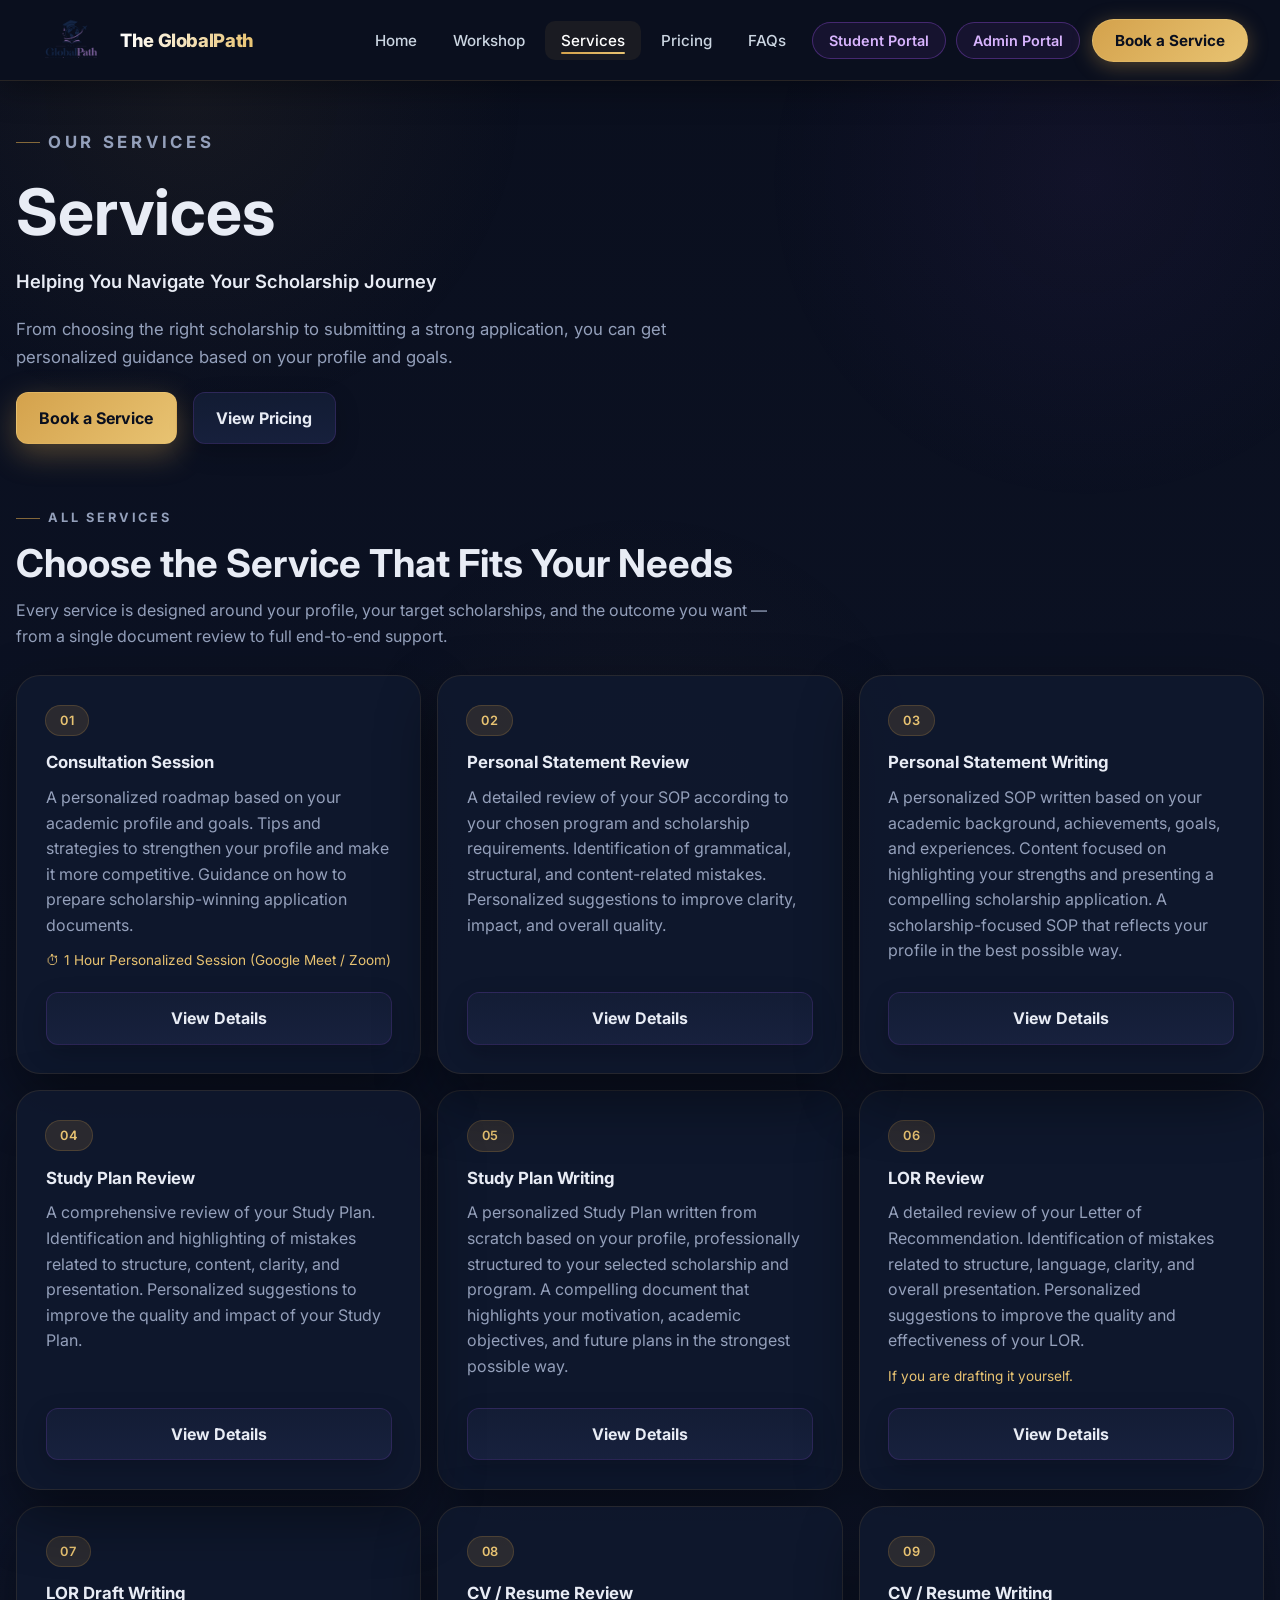
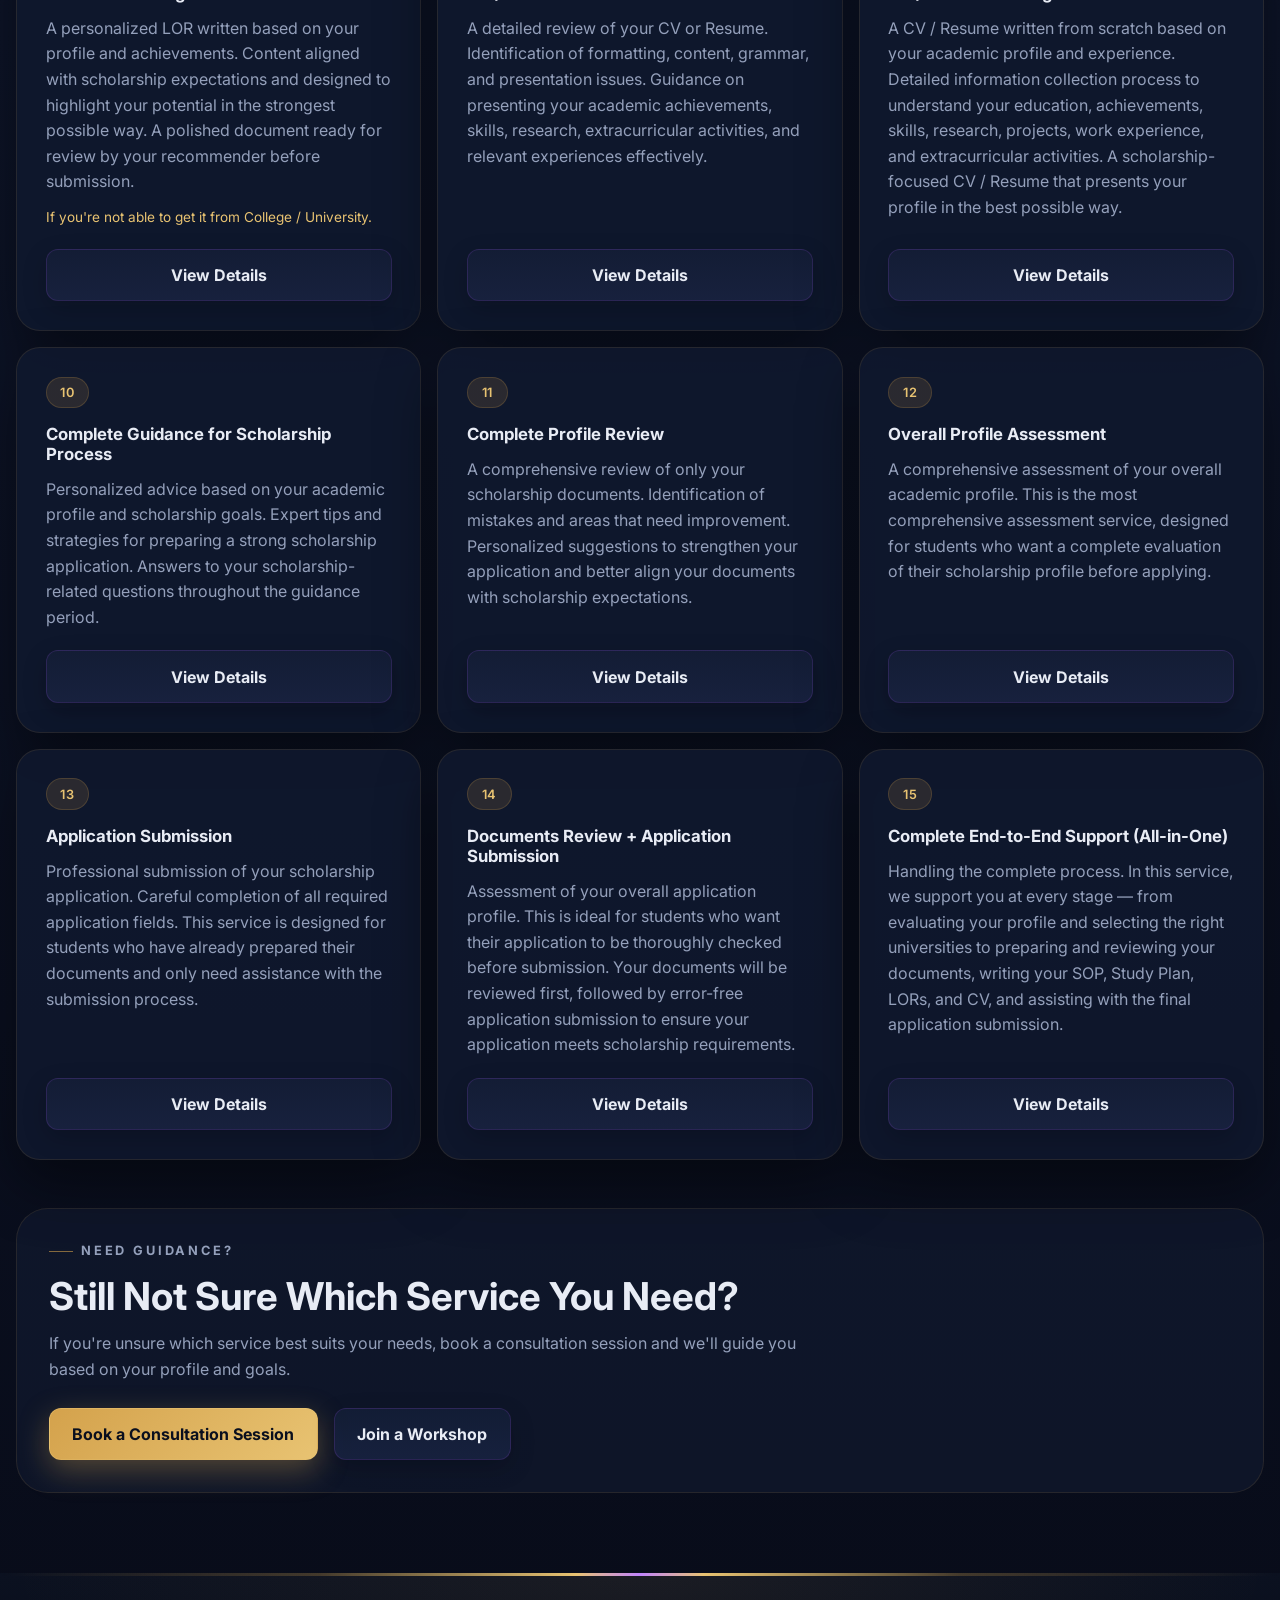
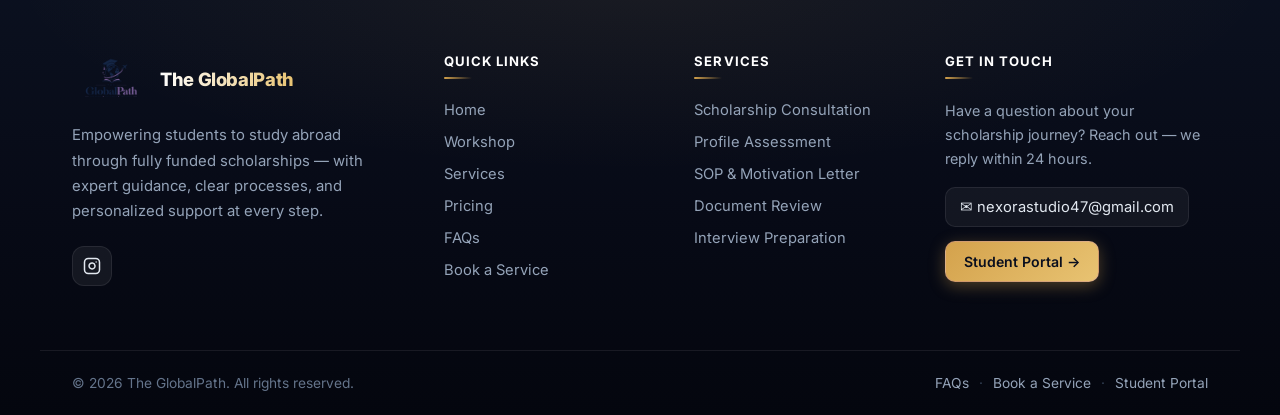
<file: services.html>
<!DOCTYPE html>
<html lang="en">

<head>
    <meta charset="UTF-8" />
    <meta name="viewport" content="width=device-width, initial-scale=1.0" />
    <title>Services | The GlobalPath</title>
    <meta name="description"
        content="Explore The GlobalPath's scholarship consultancy services — consultation, SOP writing, study plan, LOR, CV review, profile assessment, document review, and complete end-to-end application support for fully funded scholarships." />
    <link rel="icon" type="image/png" href="favicon.png" />
    <link rel="icon" type="image/x-icon" href="favicon.ico" />
    <link rel="preconnect" href="https://fonts.googleapis.com" />
    <link rel="preconnect" href="https://fonts.gstatic.com" crossorigin />
    <link href="https://fonts.googleapis.com/css2?family=Inter:wght@400;500;600;700;800&display=swap"
        rel="stylesheet" />
    <link rel="stylesheet" href="style.css" />

    <!-- Scoped override: 3-column grid for 15 services on desktop -->
    <style>
        @media (min-width: 1021px) {
            .services-grid {
                grid-template-columns: repeat(3, minmax(0, 1fr));
            }
        }

        .services-grid .info-card {
            display: flex;
            flex-direction: column;
            height: 100%;
        }

        .services-grid .info-card p {
            flex-grow: 1;
        }

        .services-grid .info-card .btn {
            width: 100%;
            margin-top: 1.25rem;
        }

        .services-grid .info-card .tag {
            align-self: flex-start;
            margin-bottom: 1rem;
            font-family: 'Inter', sans-serif;
            letter-spacing: 0.05em;
        }
    </style>
</head>

<body>
    <!-- ================= NAVBAR ================= -->
    <header class="site-header">
        <a class="brand" href="index.html">
            <img src="logo.png" alt="The GlobalPath" class="brand-logo" />
            <span class="brand-name">The GlobalPath</span>
        </a>
        <button class="menu-toggle" aria-label="Toggle navigation" aria-expanded="false">
            <span></span><span></span><span></span>
        </button>
        <nav class="site-nav" aria-label="Primary navigation">
            <a href="index.html">Home</a>
            <a href="workshop.html">Workshop</a>
            <a href="services.html" class="active">Services</a>
            <a href="pricing.html">Pricing</a>
            <a href="faq.html">FAQs</a>
            <a class="nav-portal" href="student.html">Student Portal</a>
            <a class="nav-portal" href="admin.html">Admin Portal</a>
            <a class="nav-cta" href="book-service.html">Book a Service</a>
        </nav>
    </header>

    <!-- ================= MAIN ================= -->
    <main id="services-page">
        <!-- PAGE HERO -->
        <section class="hero" style="padding-top: 3rem; padding-bottom: 1rem;">
            <div class="hero-copy animate-in" style="max-width: 820px;">
                <p class="eyebrow">Our Services</p>
                <h1>Services</h1>
                <p style="font-weight: 600; color: #e8ecf5; font-size: 1.15rem;">
                    Helping You Navigate Your Scholarship Journey
                </p>
                <p>
                    From choosing the right scholarship to submitting a strong application, you can get
                    personalized guidance based on your profile and goals.
                </p>
                <div class="hero-actions">
                    <a class="btn btn-primary" href="book-service.html">Book a Service</a>
                    <a class="btn btn-secondary" href="pricing.html">View Pricing</a>
                </div>
            </div>
        </section>

        <!-- SERVICES GRID -->
        <section class="section" id="service-list">
            <div class="section-heading">
                <p class="eyebrow">All Services</p>
                <h2>Choose the Service That Fits Your Needs</h2>
                <p>
                    Every service is designed around your profile, your target scholarships, and the
                    outcome you want — from a single document review to full end-to-end support.
                </p>
            </div>

            <div class="card-grid services-grid">

                <!-- 01 -->
                <article class="info-card">
                    <span class="tag">01</span>
                    <h3>Consultation Session</h3>
                    <p>
                        A personalized roadmap based on your academic profile and goals. Tips and strategies
                        to strengthen your profile and make it more competitive. Guidance on how to prepare
                        scholarship-winning application documents.
                    </p>
                    <p style="font-size: 0.85rem; color: var(--gold-400); margin-top: 0.75rem;">
                        ⏱ 1 Hour Personalized Session (Google Meet / Zoom)
                    </p>
                    <a class="btn btn-secondary" href="pricing.html#service-01">View Details</a>
                </article>

                <!-- 02 -->
                <article class="info-card">
                    <span class="tag">02</span>
                    <h3>Personal Statement Review</h3>
                    <p>
                        A detailed review of your SOP according to your chosen program and scholarship
                        requirements. Identification of grammatical, structural, and content-related mistakes.
                        Personalized suggestions to improve clarity, impact, and overall quality.
                    </p>
                    <a class="btn btn-secondary" href="pricing.html#service-02">View Details</a>
                </article>

                <!-- 03 -->
                <article class="info-card">
                    <span class="tag">03</span>
                    <h3>Personal Statement Writing</h3>
                    <p>
                        A personalized SOP written based on your academic background, achievements, goals,
                        and experiences. Content focused on highlighting your strengths and presenting a
                        compelling scholarship application. A scholarship-focused SOP that reflects your
                        profile in the best possible way.
                    </p>
                    <a class="btn btn-secondary" href="pricing.html#service-03">View Details</a>
                </article>

                <!-- 04 -->
                <article class="info-card">
                    <span class="tag">04</span>
                    <h3>Study Plan Review</h3>
                    <p>
                        A comprehensive review of your Study Plan. Identification and highlighting of
                        mistakes related to structure, content, clarity, and presentation. Personalized
                        suggestions to improve the quality and impact of your Study Plan.
                    </p>
                    <a class="btn btn-secondary" href="pricing.html#service-04">View Details</a>
                </article>

                <!-- 05 -->
                <article class="info-card">
                    <span class="tag">05</span>
                    <h3>Study Plan Writing</h3>
                    <p>
                        A personalized Study Plan written from scratch based on your profile, professionally
                        structured to your selected scholarship and program. A compelling document that
                        highlights your motivation, academic objectives, and future plans in the strongest
                        possible way.
                    </p>
                    <a class="btn btn-secondary" href="pricing.html#service-05">View Details</a>
                </article>

                <!-- 06 -->
                <article class="info-card">
                    <span class="tag">06</span>
                    <h3>LOR Review</h3>
                    <p>
                        A detailed review of your Letter of Recommendation. Identification of mistakes
                        related to structure, language, clarity, and overall presentation. Personalized
                        suggestions to improve the quality and effectiveness of your LOR.
                    </p>
                    <p style="font-size: 0.85rem; color: var(--gold-400); margin-top: 0.75rem;">
                        If you are drafting it yourself.
                    </p>
                    <a class="btn btn-secondary" href="pricing.html#service-06">View Details</a>
                </article>

                <!-- 07 -->
                <article class="info-card">
                    <span class="tag">07</span>
                    <h3>LOR Draft Writing</h3>
                    <p>
                        A personalized LOR written based on your profile and achievements. Content aligned
                        with scholarship expectations and designed to highlight your potential in the
                        strongest possible way. A polished document ready for review by your recommender
                        before submission.
                    </p>
                    <p style="font-size: 0.85rem; color: var(--gold-400); margin-top: 0.75rem;">
                        If you're not able to get it from College / University.
                    </p>
                    <a class="btn btn-secondary" href="pricing.html#service-07">View Details</a>
                </article>

                <!-- 08 -->
                <article class="info-card">
                    <span class="tag">08</span>
                    <h3>CV / Resume Review</h3>
                    <p>
                        A detailed review of your CV or Resume. Identification of formatting, content,
                        grammar, and presentation issues. Guidance on presenting your academic achievements,
                        skills, research, extracurricular activities, and relevant experiences effectively.
                    </p>
                    <a class="btn btn-secondary" href="pricing.html#service-08">View Details</a>
                </article>

                <!-- 09 -->
                <article class="info-card">
                    <span class="tag">09</span>
                    <h3>CV / Resume Writing</h3>
                    <p>
                        A CV / Resume written from scratch based on your academic profile and experience.
                        Detailed information collection process to understand your education, achievements,
                        skills, research, projects, work experience, and extracurricular activities. A
                        scholarship-focused CV / Resume that presents your profile in the best possible way.
                    </p>
                    <a class="btn btn-secondary" href="pricing.html#service-09">View Details</a>
                </article>

                <!-- 10 -->
                <article class="info-card">
                    <span class="tag">10</span>
                    <h3>Complete Guidance for Scholarship Process</h3>
                    <p>
                        Personalized advice based on your academic profile and scholarship goals. Expert
                        tips and strategies for preparing a strong scholarship application. Answers to your
                        scholarship-related questions throughout the guidance period.
                    </p>
                    <a class="btn btn-secondary" href="pricing.html#service-10">View Details</a>
                </article>

                <!-- 11 -->
                <article class="info-card">
                    <span class="tag">11</span>
                    <h3>Complete Profile Review</h3>
                    <p>
                        A comprehensive review of only your scholarship documents. Identification of
                        mistakes and areas that need improvement. Personalized suggestions to strengthen
                        your application and better align your documents with scholarship expectations.
                    </p>
                    <a class="btn btn-secondary" href="pricing.html#service-11">View Details</a>
                </article>

                <!-- 12 -->
                <article class="info-card">
                    <span class="tag">12</span>
                    <h3>Overall Profile Assessment</h3>
                    <p>
                        A comprehensive assessment of your overall academic profile. This is the most
                        comprehensive assessment service, designed for students who want a complete
                        evaluation of their scholarship profile before applying.
                    </p>
                    <a class="btn btn-secondary" href="pricing.html#service-12">View Details</a>
                </article>

                <!-- 13 -->
                <article class="info-card">
                    <span class="tag">13</span>
                    <h3>Application Submission</h3>
                    <p>
                        Professional submission of your scholarship application. Careful completion of all
                        required application fields. This service is designed for students who have already
                        prepared their documents and only need assistance with the submission process.
                    </p>
                    <a class="btn btn-secondary" href="pricing.html#service-13">View Details</a>
                </article>

                <!-- 14 -->
                <article class="info-card">
                    <span class="tag">14</span>
                    <h3>Documents Review + Application Submission</h3>
                    <p>
                        Assessment of your overall application profile. This is ideal for students who want
                        their application to be thoroughly checked before submission. Your documents will be
                        reviewed first, followed by error-free application submission to ensure your
                        application meets scholarship requirements.
                    </p>
                    <a class="btn btn-secondary" href="pricing.html#service-14">View Details</a>
                </article>

                <!-- 15 -->
                <article class="info-card">
                    <span class="tag">15</span>
                    <h3>Complete End-to-End Support (All-in-One)</h3>
                    <p>
                        Handling the complete process. In this service, we support you at every stage —
                        from evaluating your profile and selecting the right universities to preparing and
                        reviewing your documents, writing your SOP, Study Plan, LORs, and CV, and assisting
                        with the final application submission.
                    </p>
                    <a class="btn btn-secondary" href="pricing.html#service-15">View Details</a>
                </article>

            </div>
        </section>

        <!-- STILL NOT SURE CTA -->
        <section class="section section-alt" id="services-cta">
            <div class="section-heading">
                <p class="eyebrow">Need guidance?</p>
                <h2>Still Not Sure Which Service You Need?</h2>
                <p>
                    If you're unsure which service best suits your needs, book a consultation session
                    and we'll guide you based on your profile and goals.
                </p>
            </div>
            <div class="hero-actions">
                <a class="btn btn-primary" href="pricing.html">Book a Consultation Session</a>
                <a class="btn btn-secondary" href="workshop.html">Join a Workshop</a>
            </div>
        </section>
    </main>

    <!-- ================= PROFESSIONAL FOOTER ================= -->
    <footer class="site-footer">
        <div class="footer-main">
            <!-- Brand -->
            <div class="footer-brand">
                <a class="brand" href="index.html">
                    <img src="logo.png" alt="The GlobalPath" class="brand-logo" />
                    <span class="brand-name">The GlobalPath</span>
                </a>
                <p>
                    Empowering students to study abroad through fully funded scholarships — with
                    expert guidance, clear processes, and personalized support at every step.
                </p>
                <div class="footer-social">
                    <a href="https://instagram.com/the_globalpath" target="_blank" rel="noopener noreferrer"
                        aria-label="Instagram — The GlobalPath">
                        <svg width="18" height="18" viewBox="0 0 24 24" fill="none" stroke="currentColor"
                            stroke-width="2" stroke-linecap="round" stroke-linejoin="round" aria-hidden="true"
                            focusable="false">
                            <rect x="2" y="2" width="20" height="20" rx="5" ry="5"></rect>
                            <path d="M16 11.37A4 4 0 1 1 12.63 8 4 4 0 0 1 16 11.37z"></path>
                            <line x1="17.5" y1="6.5" x2="17.51" y2="6.5"></line>
                        </svg>
                    </a>
                </div>
            </div>

            <!-- Quick Links -->
            <div class="footer-col">
                <h4>Quick Links</h4>
                <ul>
                    <li><a href="index.html">Home</a></li>
                    <li><a href="workshop.html">Workshop</a></li>
                    <li><a href="services.html">Services</a></li>
                    <li><a href="pricing.html">Pricing</a></li>
                    <li><a href="faq.html">FAQs</a></li>
                    <li><a href="book-service.html">Book a Service</a></li>
                </ul>
            </div>

            <!-- Services -->
            <div class="footer-col">
                <h4>Services</h4>
                <ul>
                    <li><a href="services.html">Scholarship Consultation</a></li>
                    <li><a href="services.html">Profile Assessment</a></li>
                    <li><a href="services.html">SOP &amp; Motivation Letter</a></li>
                    <li><a href="services.html">Document Review</a></li>
                    <li><a href="services.html">Interview Preparation</a></li>
                </ul>
            </div>

            <!-- Contact -->
            <div class="footer-col">
                <h4>Get in Touch</h4>
                <p class="footer-contact-line">
                    Have a question about your scholarship journey? Reach out — we reply within 24 hours.
                </p>
                <a href="mailto:nexorastudio47@gmail.com" class="footer-email">
                    ✉ nexorastudio47@gmail.com
                </a>
                <a href="student.html" class="btn btn-secondary footer-portal-btn">
                    Student Portal →
                </a>
            </div>
        </div>

        <!-- Bottom bar -->
        <div class="footer-bottom">
            <p>© 2026 The GlobalPath. All rights reserved.</p>
            <p>
                <a href="faq.html">FAQs</a>
                <span class="dot">·</span>
                <a href="book-service.html">Book a Service</a>
                <span class="dot">·</span>
                <a href="student.html">Student Portal</a>
            </p>
        </div>
    </footer>

    <!-- Scroll to Top + Progress Circle -->
    <button class="scroll-top" id="scrollTopBtn" aria-label="Scroll to top" title="Back to top">
        <svg class="scroll-progress" viewBox="0 0 48 48" aria-hidden="true" focusable="false">
            <defs>
                <linearGradient id="scrollGoldGradient" x1="0%" y1="0%" x2="100%" y2="100%">
                    <stop offset="0%" stop-color="#d4a24c" />
                    <stop offset="50%" stop-color="#e8c372" />
                    <stop offset="100%" stop-color="#c084fc" />
                </linearGradient>
            </defs>
            <circle class="scroll-progress-bg" cx="24" cy="24" r="21" />
            <circle class="scroll-progress-bar" cx="24" cy="24" r="21" id="scrollProgressBar" />
        </svg>
        <svg class="scroll-arrow" viewBox="0 0 24 24" fill="none" stroke="currentColor" stroke-width="2.5"
            stroke-linecap="round" stroke-linejoin="round" aria-hidden="true" focusable="false">
            <polyline points="6 15 12 9 18 15"></polyline>
        </svg>
    </button>

    <script src="index.js"></script>
</body>

</html>
</file>
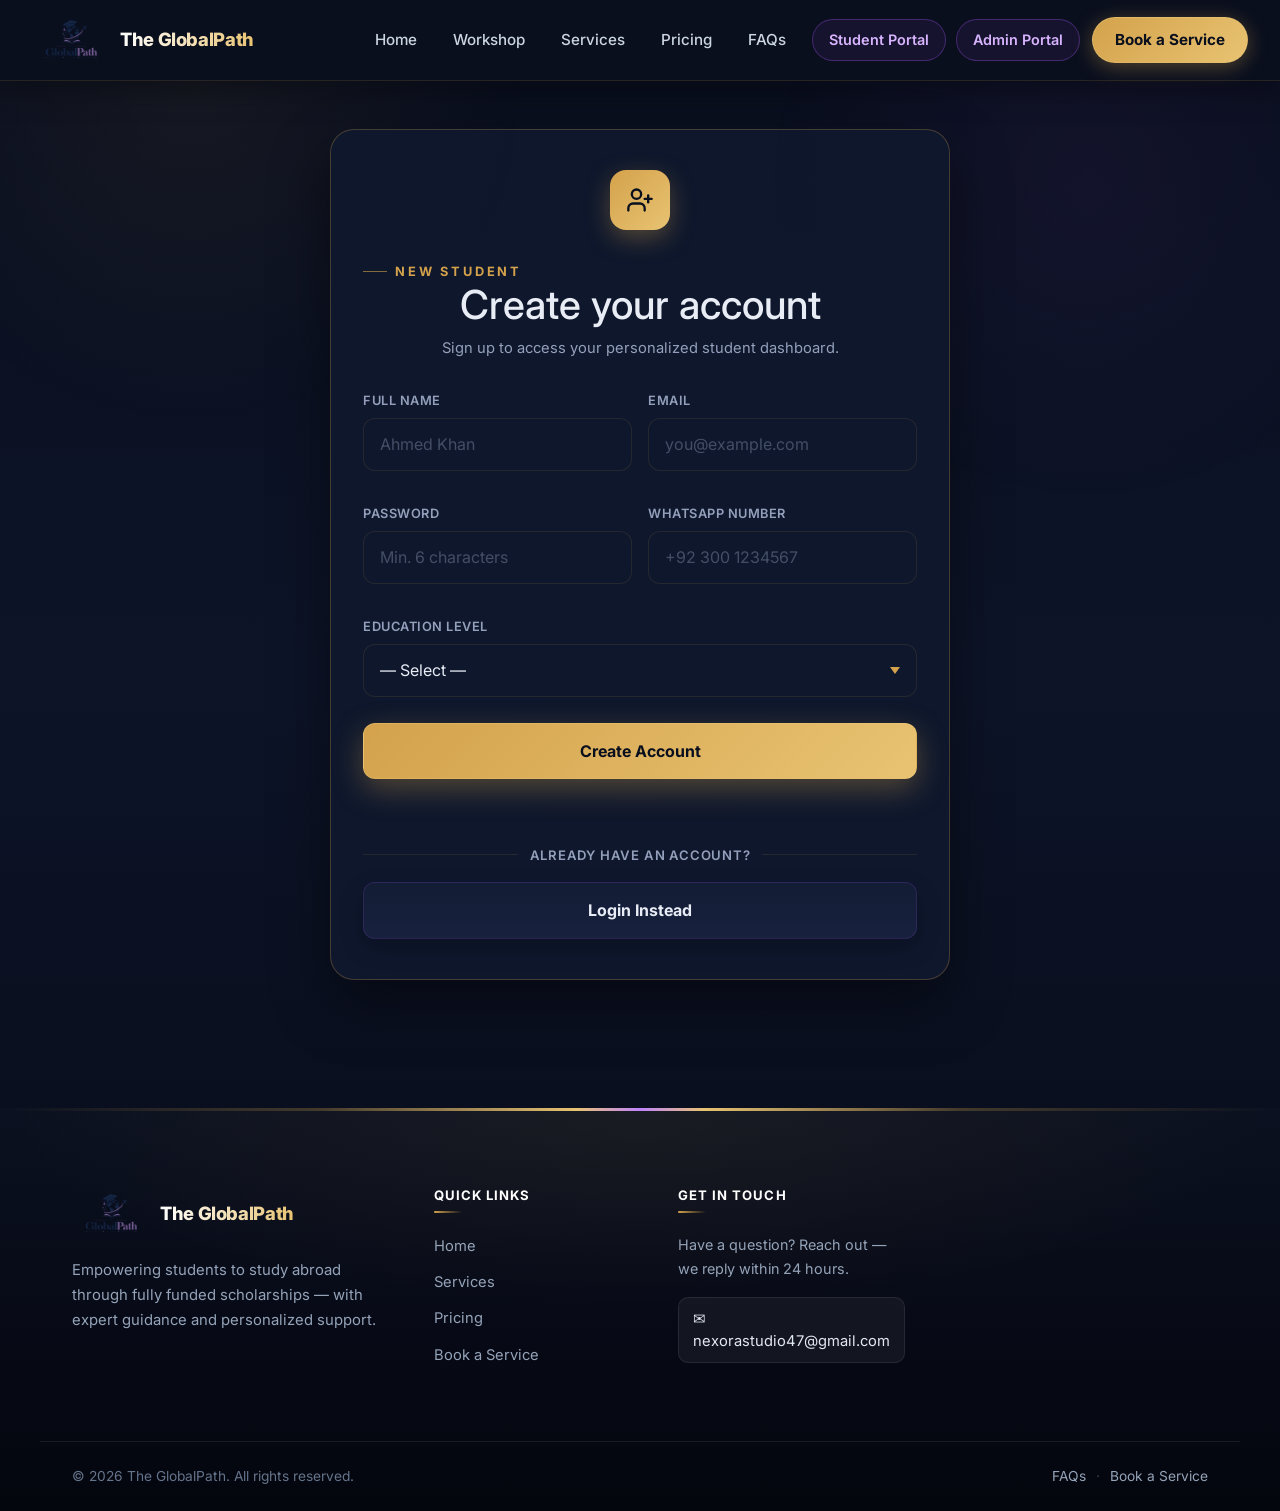
<file: signup.html>
<!DOCTYPE html>
<html lang="en">
<head>
  <meta charset="UTF-8" />
  <meta name="viewport" content="width=device-width, initial-scale=1.0" />
  <title>Create Student Account | The GlobalPath</title>
  <meta name="description" content="Sign up for The GlobalPath student portal to book scholarship consultancy services, upload documents, and track your application progress." />
  <link rel="icon" type="image/png" href="favicon.png" />
  <link rel="icon" type="image/x-icon" href="favicon.ico" />
  <link rel="preconnect" href="https://fonts.googleapis.com" />
  <link rel="preconnect" href="https://fonts.gstatic.com" crossorigin />
  <link href="https://fonts.googleapis.com/css2?family=Inter:wght@400;500;600;700;800&display=swap" rel="stylesheet" />
  <link href="https://cdn.jsdelivr.net/npm/bootstrap@5.3.3/dist/css/bootstrap.min.css" rel="stylesheet">
  <link rel="stylesheet" href="style.css" />
</head>

<body data-page="signup" data-theme="dark">

  <!-- ================= NAVBAR ================= -->
  <header class="site-header">
    <a class="brand" href="index.html">
      <img src="logo.png" alt="The GlobalPath" class="brand-logo" />
      <span class="brand-name">The GlobalPath</span>
    </a>
    <button class="menu-toggle" aria-label="Toggle navigation" aria-expanded="false">
      <span></span><span></span><span></span>
    </button>
    <nav class="site-nav" aria-label="Primary navigation">
      <a href="index.html">Home</a>
      <a href="workshop.html">Workshop</a>
      <a href="services.html">Services</a>
      <a href="pricing.html">Pricing</a>
      <a href="faq.html">FAQs</a>
      <a class="nav-portal" href="student.html">Student Portal</a>
      <a class="nav-portal" href="admin.html">Admin Portal</a>
      <a class="nav-cta" href="book-service.html">Book a Service</a>
    </nav>
  </header>

  <main class="student-main-container">

    <section id="studentSignupPage" class="auth-shell">
      <div class="auth-card animate-in" style="max-width: 620px;">

        <div style="text-align: center; margin-bottom: 1.5rem;">
          <div class="auth-icon-wrap">
            <svg width="28" height="28" viewBox="0 0 24 24" fill="none" stroke="currentColor" stroke-width="2" stroke-linecap="round" stroke-linejoin="round">
              <path d="M16 21v-2a4 4 0 0 0-4-4H6a4 4 0 0 0-4 4v2"/><circle cx="9" cy="7" r="4"/><line x1="19" y1="8" x2="19" y2="14"/><line x1="22" y1="11" x2="16" y2="11"/>
            </svg>
          </div>
        </div>

        <p class="eyebrow" style="text-align: center;">New student</p>
        <h1 style="text-align: center;">Create your account</h1>
        <p style="text-align: center; color: var(--muted); font-size: 0.92rem; margin-bottom: 2rem;">
          Sign up to access your personalized student dashboard.
        </p>

        <form id="studentRegisterForm" class="auth-form" novalidate>
          <div class="form-row">
            <label>
              <span>Full Name</span>
              <input type="text" name="name" placeholder="Ahmed Khan" required minlength="3" autocomplete="name" />
            </label>
            <label>
              <span>Email</span>
              <input type="email" name="email" placeholder="you@example.com" required autocomplete="email" />
            </label>
          </div>
          <div class="form-row">
            <label>
              <span>Password</span>
              <input type="password" name="password" placeholder="Min. 6 characters" required minlength="6" autocomplete="new-password" />
            </label>
            <label>
              <span>WhatsApp Number</span>
              <input type="tel" name="phone" placeholder="+92 300 1234567" required minlength="8" autocomplete="tel" />
            </label>
          </div>
          <label>
            <span>Education Level</span>
            <select name="level" required>
              <option value="">— Select —</option>
              <option value="UG">Undergraduate (BS / Bachelor's)</option>
              <option value="Grad">Graduate (Master's)</option>
              <option value="PhD">PhD</option>
            </select>
          </label>
          <button class="btn btn-primary" type="submit" id="signupSubmitBtn" style="margin-top: 0.5rem;">
            Create Account
          </button>
        </form>

        <p class="form-message" id="authMessage" aria-live="polite"></p>

        <div class="auth-divider">
          <span>Already have an account?</span>
        </div>

        <a href="login.html" class="btn btn-secondary" style="width: 100%;">
          Login Instead
        </a>

      </div>
    </section>

  </main>

  <!-- ================= FOOTER ================= -->
  <footer class="site-footer" style="margin-top: 80px;">
    <div class="footer-main">
      <div class="footer-brand">
        <a class="brand" href="index.html">
          <img src="logo.png" alt="The GlobalPath" class="brand-logo" />
          <span class="brand-name">The GlobalPath</span>
        </a>
        <p>Empowering students to study abroad through fully funded scholarships — with expert guidance and personalized support.</p>
      </div>
      <div class="footer-col">
        <h4>Quick Links</h4>
        <ul>
          <li><a href="index.html">Home</a></li>
          <li><a href="services.html">Services</a></li>
          <li><a href="pricing.html">Pricing</a></li>
          <li><a href="book-service.html">Book a Service</a></li>
        </ul>
      </div>
      <div class="footer-col">
        <h4>Get in Touch</h4>
        <p class="footer-contact-line">Have a question? Reach out — we reply within 24 hours.</p>
        <a href="mailto:nexorastudio47@gmail.com" class="footer-email">✉ nexorastudio47@gmail.com</a>
      </div>
    </div>
    <div class="footer-bottom">
      <p>© 2026 The GlobalPath. All rights reserved.</p>
      <p>
        <a href="faq.html">FAQs</a>
        <span class="dot">·</span>
        <a href="book-service.html">Book a Service</a>
      </p>
    </div>
  </footer>

  <!-- Scroll to Top -->
  <button class="scroll-top" id="scrollTopBtn" aria-label="Scroll to top">
    <svg class="scroll-progress" viewBox="0 0 48 48">
      <defs>
        <linearGradient id="scrollGoldGradient" x1="0%" y1="0%" x2="100%" y2="100%">
          <stop offset="0%" stop-color="#d4a24c" />
          <stop offset="50%" stop-color="#e8c372" />
          <stop offset="100%" stop-color="#c084fc" />
        </linearGradient>
      </defs>
      <circle class="scroll-progress-bg" cx="24" cy="24" r="21" />
      <circle class="scroll-progress-bar" cx="24" cy="24" r="21" id="scrollProgressBar" />
    </svg>
    <svg class="scroll-arrow" viewBox="0 0 24 24" fill="none" stroke="currentColor" stroke-width="2.5" stroke-linecap="round" stroke-linejoin="round">
      <polyline points="6 15 12 9 18 15"></polyline>
    </svg>
  </button>

  <script src="https://cdn.jsdelivr.net/npm/bootstrap@5.3.3/dist/js/bootstrap.bundle.min.js"></script>
  <script src="index.js"></script>
</body>
</html>
</file>
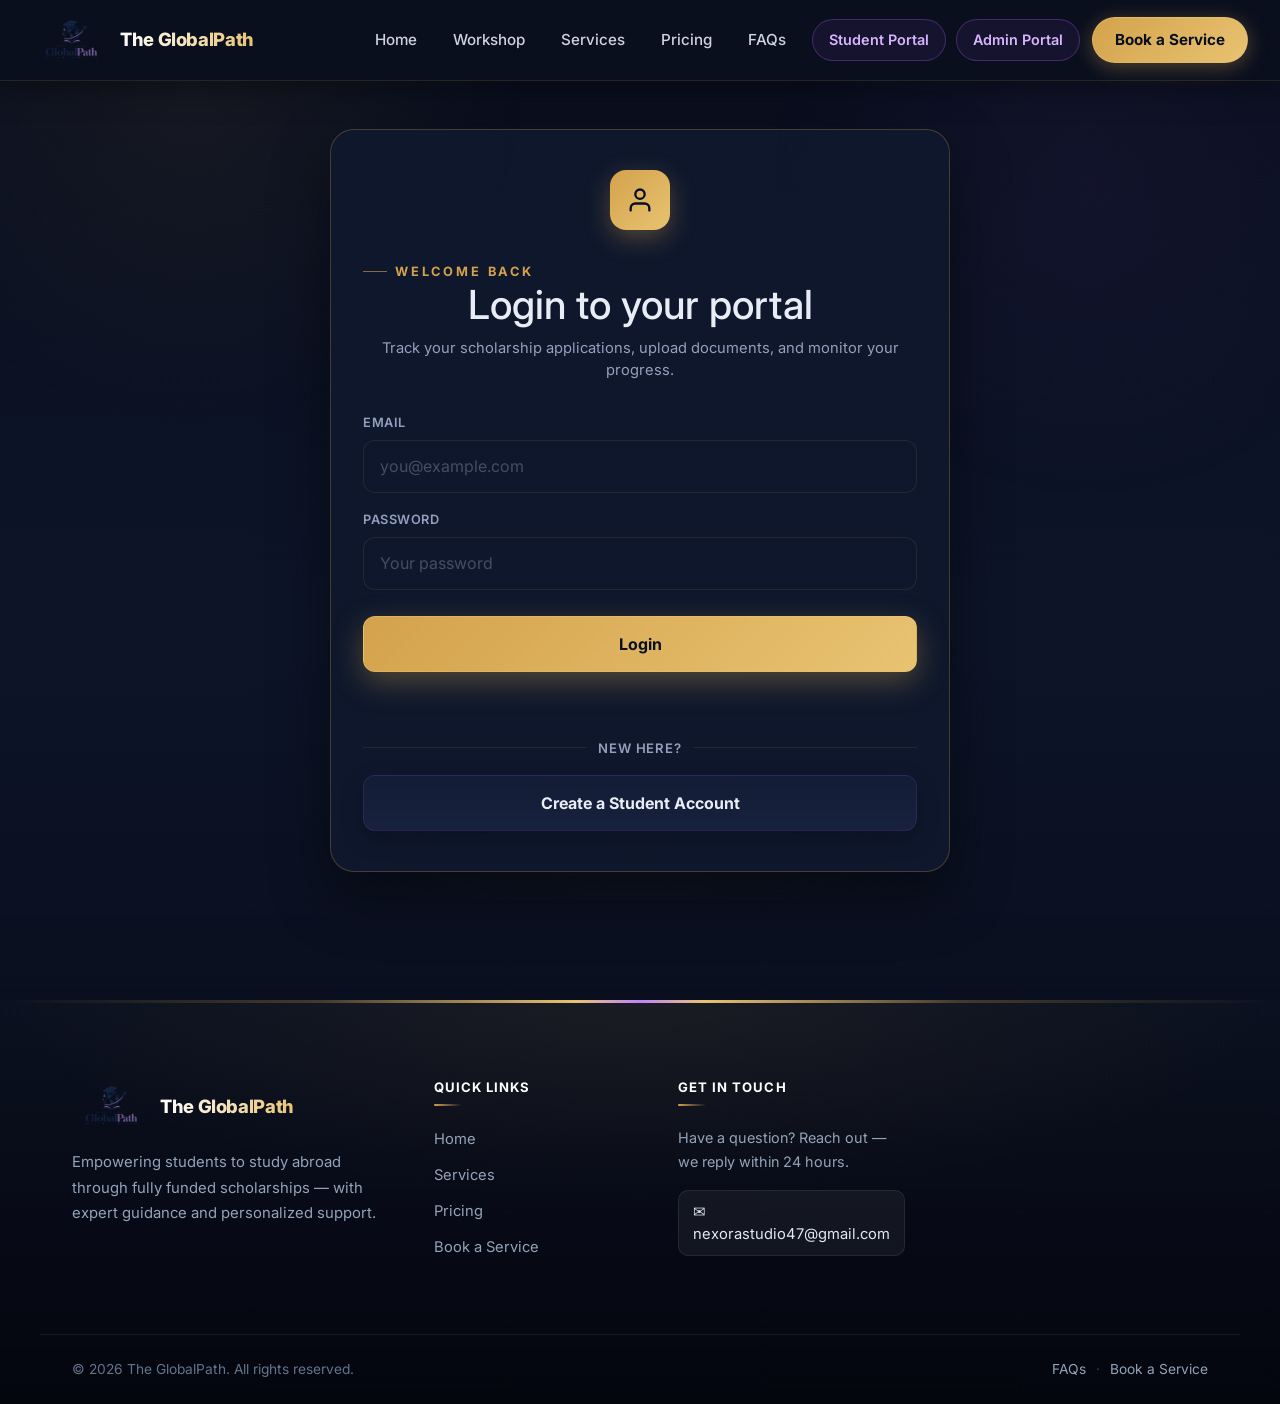
<file: student.html>
<!DOCTYPE html>
<html lang="en">
<head>
  <meta charset="UTF-8" />
  <meta name="viewport" content="width=device-width, initial-scale=1.0" />
  <title>Student Portal | The GlobalPath</title>
  <meta name="description" content="Track your scholarship application, upload documents, and monitor progress in real time." />
  <link rel="icon" type="image/png" href="favicon.png" />
  <link rel="icon" type="image/x-icon" href="favicon.ico" />
  <link rel="preconnect" href="https://fonts.googleapis.com" />
  <link rel="preconnect" href="https://fonts.gstatic.com" crossorigin />
  <link href="https://fonts.googleapis.com/css2?family=Inter:wght@400;500;600;700;800&display=swap" rel="stylesheet" />
  <link href="https://cdn.jsdelivr.net/npm/bootstrap@5.3.3/dist/css/bootstrap.min.css" rel="stylesheet">
  <link rel="stylesheet" href="style.css" />
</head>

<body data-page="student" data-theme="dark">

  <!-- ================= NAVBAR ================= -->
  <header class="site-header">
    <a class="brand" href="index.html">
      <img src="logo.png" alt="The GlobalPath" class="brand-logo" />
      <span class="brand-name">The GlobalPath</span>
    </a>
    <button class="menu-toggle" aria-label="Toggle navigation" aria-expanded="false">
      <span></span><span></span><span></span>
    </button>
    <nav class="site-nav" aria-label="Primary navigation">
      <a href="index.html">Home</a>
      <a href="workshop.html">Workshop</a>
      <a href="services.html">Services</a>
      <a href="pricing.html">Pricing</a>
      <a href="faq.html">FAQs</a>
      <a class="nav-portal active" href="student.html">Student Portal</a>
      <a class="nav-portal" href="admin.html">Admin Portal</a>
      <a class="nav-cta" href="book-service.html">Book a Service</a>
    </nav>
  </header>

  <!-- ========== MOBILE SIDEBAR TOGGLE BUTTON ========== -->
  <button class="sidebar-open-btn" id="sidebarOpenBtn" aria-label="Open menu" type="button">
    <svg width="22" height="22" viewBox="0 0 24 24" fill="none" stroke="currentColor" stroke-width="2.5" stroke-linecap="round" stroke-linejoin="round" aria-hidden="true">
      <line x1="3" y1="6" x2="21" y2="6"></line>
      <line x1="3" y1="12" x2="21" y2="12"></line>
      <line x1="3" y1="18" x2="21" y2="18"></line>
    </svg>
  </button>

  <!-- ========== MOBILE SIDEBAR OVERLAY ========== -->
  <div class="sidebar-overlay" id="sidebarOverlay" aria-hidden="true"></div>

  <main class="student-main-container">

    <!-- ============ LOADING STATE ============ -->
    <div id="studentLoading" class="student-loading">
      <div class="student-loading-spinner"></div>
      <p>Loading dashboard…</p>
    </div>

    <!-- ============ DASHBOARD ============ -->
    <div id="studentDashboard" class="portal-layout hidden">

      <!-- ============ SIDEBAR ============ -->
      <aside class="portal-sidebar" id="portalSidebar" aria-label="Student sidebar">

        <!-- Close button (mobile only) -->
        <button class="sidebar-close-btn" id="sidebarCloseBtn" aria-label="Close menu" type="button">
          <svg width="20" height="20" viewBox="0 0 24 24" fill="none" stroke="currentColor" stroke-width="2.5" stroke-linecap="round" stroke-linejoin="round" aria-hidden="true">
            <line x1="18" y1="6" x2="6" y2="18"></line>
            <line x1="6" y1="6" x2="18" y2="18"></line>
          </svg>
        </button>

        <div class="sidebar-user">
          <div class="avatar" id="sidebarAvatar">S</div>
          <div class="sidebar-user-info">
            <strong id="sidebarName">Student</strong>
            <small id="sidebarLevel">Student</small>
          </div>
        </div>

        <nav class="sidebar-nav" aria-label="Portal sections">
          <a href="#profileSection" class="sidebar-link active" data-scroll="profileSection">
            <svg width="18" height="18" viewBox="0 0 24 24" fill="none" stroke="currentColor" stroke-width="2" stroke-linecap="round" stroke-linejoin="round" aria-hidden="true">
              <path d="M20 21v-2a4 4 0 0 0-4-4H8a4 4 0 0 0-4 4v2"/><circle cx="12" cy="7" r="4"/>
            </svg>
            <span>Profile</span>
          </a>
          <a href="#servicesSection" class="sidebar-link" data-scroll="servicesSection">
            <svg width="18" height="18" viewBox="0 0 24 24" fill="none" stroke="currentColor" stroke-width="2" stroke-linecap="round" stroke-linejoin="round" aria-hidden="true">
              <path d="M14 2H6a2 2 0 0 0-2 2v16a2 2 0 0 0 2 2h12a2 2 0 0 0 2-2V8z"/><polyline points="14 2 14 8 20 8"/><line x1="16" y1="13" x2="8" y2="13"/><line x1="16" y1="17" x2="8" y2="17"/>
            </svg>
            <span>My Services</span>
          </a>
          <a href="#documentsSection" class="sidebar-link" data-scroll="documentsSection">
            <svg width="18" height="18" viewBox="0 0 24 24" fill="none" stroke="currentColor" stroke-width="2" stroke-linecap="round" stroke-linejoin="round" aria-hidden="true">
              <path d="M21 15v4a2 2 0 0 1-2 2H5a2 2 0 0 1-2-2v-4"/><polyline points="17 8 12 3 7 8"/><line x1="12" y1="3" x2="12" y2="15"/>
            </svg>
            <span>Documents</span>
          </a>
          <a href="#notificationsSection" class="sidebar-link" data-scroll="notificationsSection">
            <svg width="18" height="18" viewBox="0 0 24 24" fill="none" stroke="currentColor" stroke-width="2" stroke-linecap="round" stroke-linejoin="round" aria-hidden="true">
              <path d="M18 8A6 6 0 0 0 6 8c0 7-3 9-3 9h18s-3-2-3-9"/><path d="M13.73 21a2 2 0 0 1-3.46 0"/>
            </svg>
            <span>Notifications</span>
            <span class="sidebar-badge" id="notifBadge" hidden>0</span>
          </a>
        </nav>

        <div class="sidebar-bottom">
          <button class="sidebar-action" id="themeToggleBtn" type="button">
            <svg width="18" height="18" viewBox="0 0 24 24" fill="none" stroke="currentColor" stroke-width="2" stroke-linecap="round" stroke-linejoin="round" id="themeIcon" aria-hidden="true">
              <path d="M21 12.79A9 9 0 1 1 11.21 3 7 7 0 0 0 21 12.79z"/>
            </svg>
            <span id="themeLabel">Dark Mode</span>
          </button>
          <button class="sidebar-action sidebar-action-danger" id="logoutBtn" type="button">
            <svg width="18" height="18" viewBox="0 0 24 24" fill="none" stroke="currentColor" stroke-width="2" stroke-linecap="round" stroke-linejoin="round" aria-hidden="true">
              <path d="M9 21H5a2 2 0 0 1-2-2V5a2 2 0 0 1 2-2h4"/><polyline points="16 17 21 12 16 7"/><line x1="21" y1="12" x2="9" y2="12"/>
            </svg>
            <span>Logout</span>
          </button>
        </div>
      </aside>

      <!-- ============ MAIN ============ -->
      <div class="portal-main">

        <!-- TOP HEADER with notification bell -->
        <div class="portal-header">
          <div class="portal-header-info">
            <h1 id="dashboardStudentName">Student</h1>
            <p>Student</p>
          </div>
          <div class="portal-header-actions">

            <!-- ⭐ NEW: Notification bell with unread count -->
            <a href="#notificationsSection" class="portal-bell" id="portalBell" aria-label="View notifications" title="Notifications">
              <svg width="20" height="20" viewBox="0 0 24 24" fill="none" stroke="currentColor" stroke-width="2" stroke-linecap="round" stroke-linejoin="round" aria-hidden="true">
                <path d="M18 8A6 6 0 0 0 6 8c0 7-3 9-3 9h18s-3-2-3-9"/>
                <path d="M13.73 21a2 2 0 0 1-3.46 0"/>
              </svg>
              <span class="portal-bell-badge" id="portalBellBadge" hidden>0</span>
            </a>

            <a href="book-service.html" class="btn btn-primary">+ Book New Service</a>
          </div>
        </div>

        <!-- ============ PROFILE ============ -->
        <section id="profileSection" class="portal-section">
          <div class="panel">
            <div class="panel-header">
              <h3>My Profile</h3>
              <button id="editProfileBtn" class="btn btn-secondary" type="button" style="padding:0.5rem 1rem; font-size:0.85rem;">
                Edit
              </button>
            </div>

            <div id="studentProfileView" class="profile-grid-clean">
              <div class="profile-row"><span>Full Name</span><strong id="profileName">—</strong></div>
              <div class="profile-row"><span>Email</span><strong id="profileEmail">—</strong></div>
              <div class="profile-row"><span>Phone</span><strong id="profilePhone">—</strong></div>
              <div class="profile-row"><span>Date of Birth</span><strong id="profileDOB">—</strong></div>
              <div class="profile-row"><span>Country</span><strong id="profileCountry">—</strong></div>
              <div class="profile-row"><span>Education Level</span><strong id="profileLevel">—</strong></div>
              <div class="profile-row"><span>Gender</span><strong id="profileGender">—</strong></div>
              <div class="profile-row"><span>Last Qualification</span><strong id="profileQualification">—</strong></div>
            </div>

            <form id="studentProfileEditForm" class="stack-form hidden">
              <div class="form-row">
                <label>Full Name <input type="text" name="name" required /></label>
                <label>Phone <input type="tel" name="phone" required /></label>
              </div>
              <div class="form-row">
                <label>Date of Birth <input type="date" name="dob" /></label>
                <label>Country <input type="text" name="country" /></label>
              </div>
              <div class="form-row">
                <label>
                  Education Level
                  <select name="level">
                    <option value="UG">Undergraduate</option>
                    <option value="Grad">Graduate</option>
                    <option value="PhD">PhD</option>
                  </select>
                </label>
                <label>
                  Gender
                  <select name="gender">
                    <option value="">— Select —</option>
                    <option value="Male">Male</option>
                    <option value="Female">Female</option>
                    <option value="Other">Other</option>
                    <option value="Prefer not to say">Prefer not to say</option>
                  </select>
                </label>
              </div>
              <label>Last Qualification <input type="text" name="qualification" placeholder="e.g. FSc Pre-Engineering, BS Computer Science" /></label>
              <div style="display:flex; gap:0.75rem;">
                <button class="btn btn-primary" type="submit" style="flex:1;">Save Changes</button>
                <button class="btn btn-secondary" type="button" id="cancelEditProfileBtn" style="flex:1;">Cancel</button>
              </div>
            </form>
          </div>
        </section>

        <!-- ============ SERVICES ============ -->
        <section id="servicesSection" class="portal-section">
          <div class="panel">
            <div class="panel-header">
              <h3>My Booked Services</h3>
              <span id="servicesCountBadge" class="tag">0 active</span>
            </div>
            <p style="color: var(--muted); font-size: 0.9rem; margin: 0 0 1.5rem;">
              Track the real-time progress of each service. Progress updates automatically as our team completes each step.
            </p>
            <div id="myServicesList" class="services-list">
              <div class="empty-state">Loading your services…</div>
            </div>
          </div>
        </section>

        <!-- ============ DOCUMENTS ============ -->
        <section id="documentsSection" class="portal-section">
          <div class="panel">
            <div class="panel-header">
              <h3>My Documents</h3>
            </div>
            <p style="color: var(--muted); font-size: 0.9rem; margin: 0 0 1.25rem;">
              Upload your passport, transcripts, SOP drafts, and other required documents.
            </p>

            <form id="documentUploadForm" class="stack-form">
              <div class="form-row">
                <label>
                  Document Name
                  <input type="text" name="docName" placeholder="e.g. Passport, SOP Draft" required />
                </label>
                <label>
                  File (PDF or Image, max 5MB)
                  <input type="file" name="docFile" accept=".pdf,image/*" required />
                </label>
              </div>
              <button class="btn btn-primary" type="submit" id="uploadDocBtn">Upload Document</button>
            </form>

            <div id="documentsList" class="docs-list">
              <div class="empty-state">No documents yet.</div>
            </div>
          </div>
        </section>

        <!-- ============ NOTIFICATIONS ============ -->
        <section id="notificationsSection" class="portal-section">
          <div class="panel">
            <div class="panel-header">
              <h3>Notifications</h3>
              <span class="tag" id="notificationsTag" hidden>0 unread</span>
            </div>
            <div id="notificationsList" class="notifications-list">
              <div class="empty-state">No notifications yet.</div>
            </div>
          </div>
        </section>

      </div>
    </div>

  </main>

  <!-- ================= FOOTER ================= -->
  <footer class="site-footer" style="margin-top: 80px;">
    <div class="footer-main">
      <div class="footer-brand">
        <a class="brand" href="index.html">
          <img src="logo.png" alt="The GlobalPath" class="brand-logo" />
          <span class="brand-name">The GlobalPath</span>
        </a>
        <p>Empowering students to study abroad through fully funded scholarships — with expert guidance and personalized support.</p>
      </div>
      <div class="footer-col">
        <h4>Quick Links</h4>
        <ul>
          <li><a href="index.html">Home</a></li>
          <li><a href="services.html">Services</a></li>
          <li><a href="pricing.html">Pricing</a></li>
          <li><a href="book-service.html">Book a Service</a></li>
        </ul>
      </div>
      <div class="footer-col">
        <h4>Get in Touch</h4>
        <p class="footer-contact-line">Have a question? Reach out — we reply within 24 hours.</p>
        <a href="mailto:nexorastudio47@gmail.com" class="footer-email">✉ nexorastudio47@gmail.com</a>
      </div>
    </div>
    <div class="footer-bottom">
      <p>© 2026 The GlobalPath. All rights reserved.</p>
      <p>
        <a href="faq.html">FAQs</a>
        <span class="dot">·</span>
        <a href="book-service.html">Book a Service</a>
      </p>
    </div>
  </footer>

  <!-- Scroll to Top -->
  <button class="scroll-top" id="scrollTopBtn" aria-label="Scroll to top">
    <svg class="scroll-progress" viewBox="0 0 48 48">
      <defs>
        <linearGradient id="scrollGoldGradient" x1="0%" y1="0%" x2="100%" y2="100%">
          <stop offset="0%" stop-color="#d4a24c" />
          <stop offset="50%" stop-color="#e8c372" />
          <stop offset="100%" stop-color="#c084fc" />
        </linearGradient>
      </defs>
      <circle class="scroll-progress-bg" cx="24" cy="24" r="21" />
      <circle class="scroll-progress-bar" cx="24" cy="24" r="21" id="scrollProgressBar" />
    </svg>
    <svg class="scroll-arrow" viewBox="0 0 24 24" fill="none" stroke="currentColor" stroke-width="2.5" stroke-linecap="round" stroke-linejoin="round">
      <polyline points="6 15 12 9 18 15"></polyline>
    </svg>
  </button>

  <script src="https://cdn.jsdelivr.net/npm/bootstrap@5.3.3/dist/js/bootstrap.bundle.min.js"></script>
  <script src="index.js"></script>
</body>
</html>
</file>
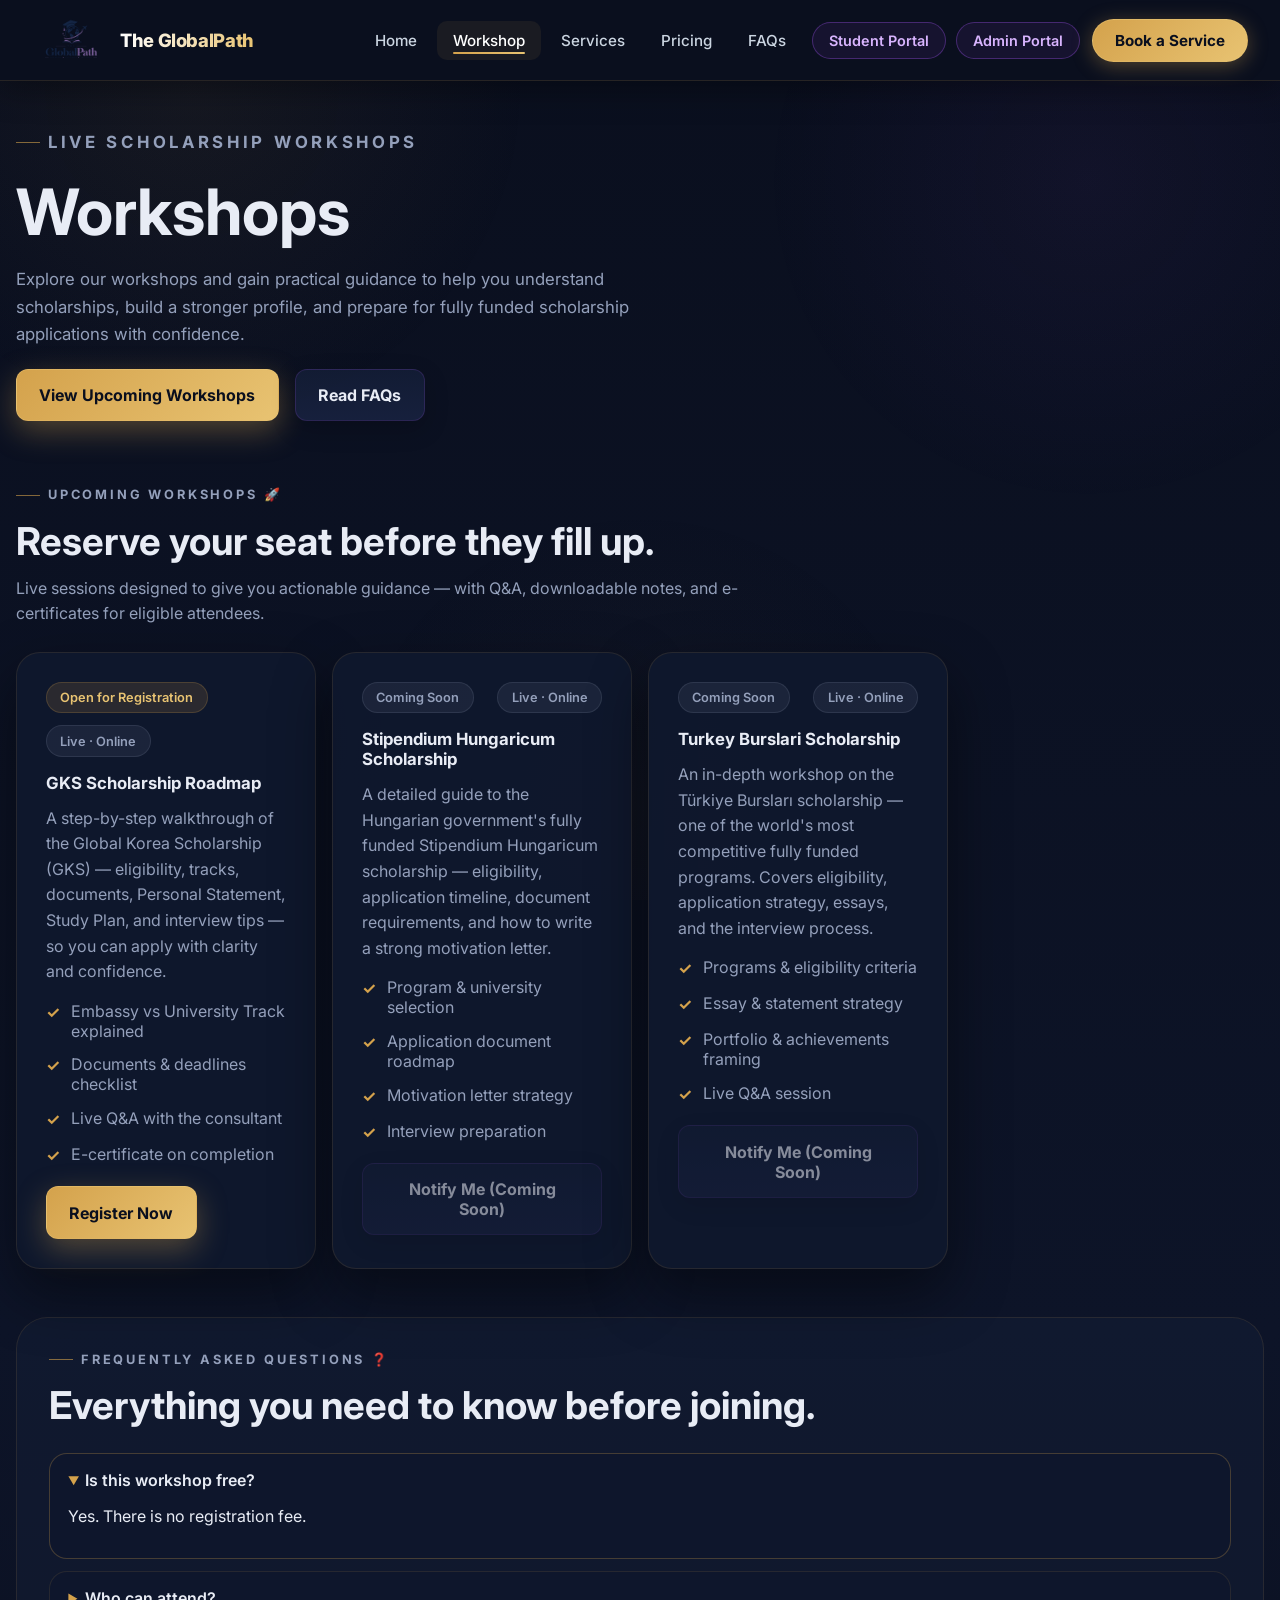
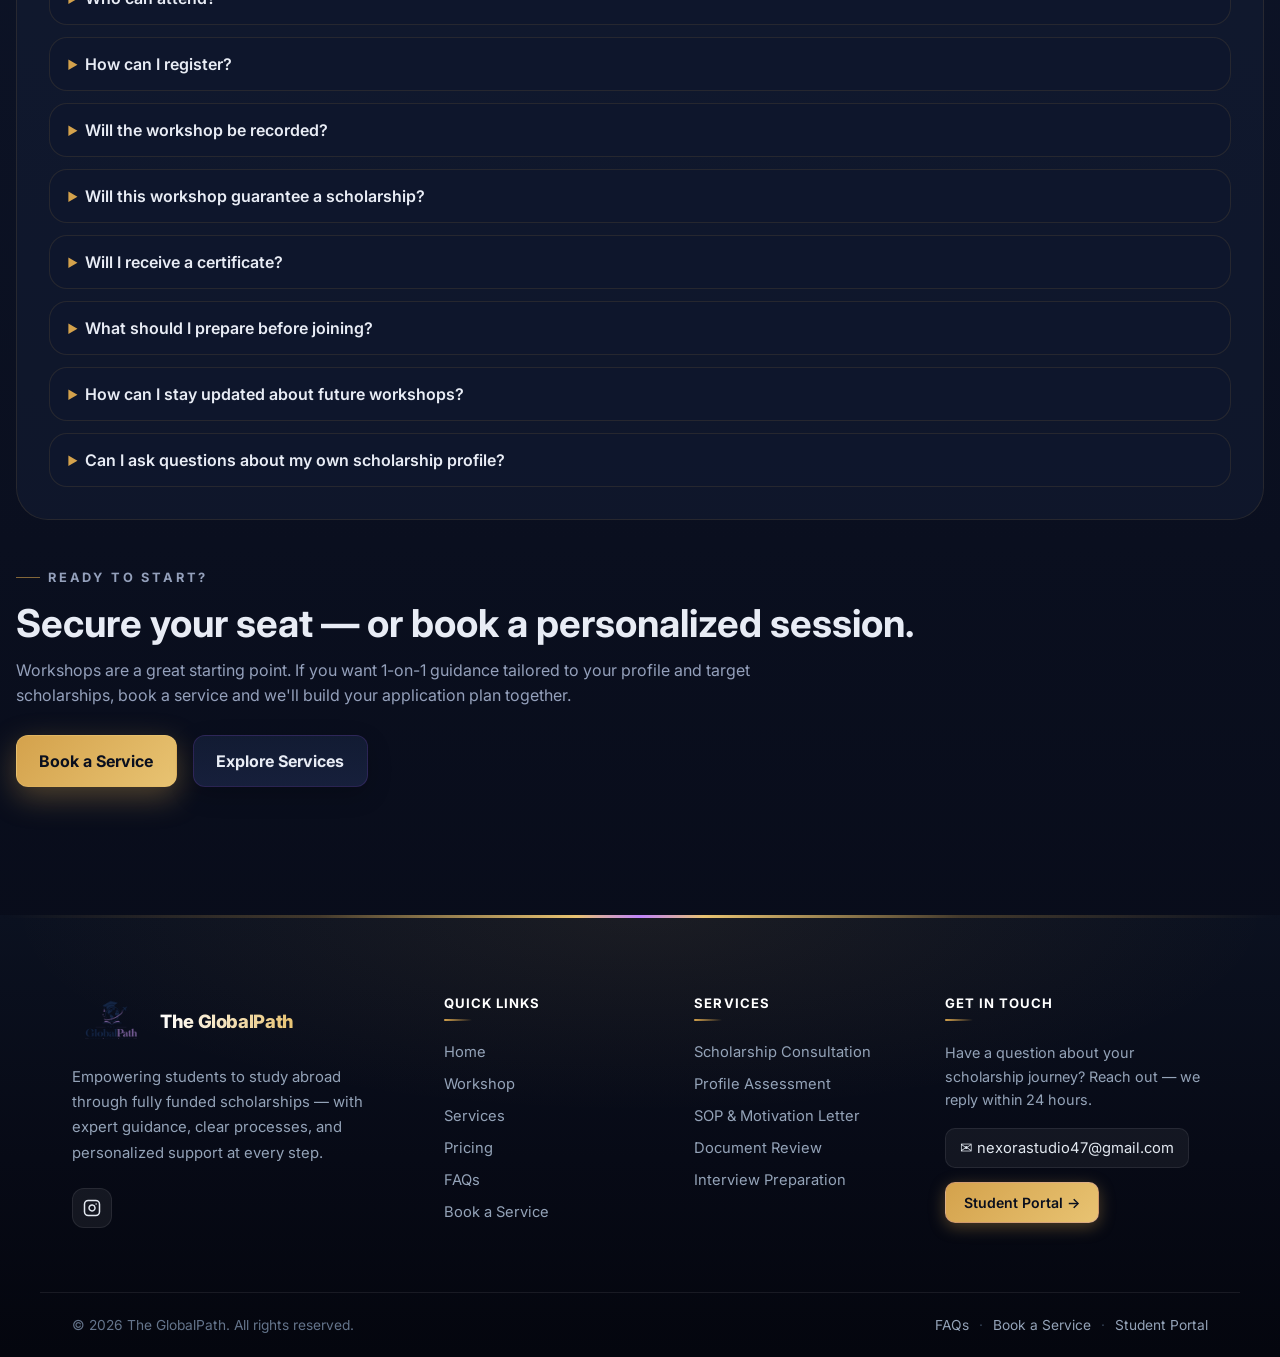
<file: workshop.html>
<!DOCTYPE html>
<html lang="en">

<head>
    <meta charset="UTF-8" />
    <meta name="viewport" content="width=device-width, initial-scale=1.0" />
    <title>Workshops | The GlobalPath</title>
    <meta name="description"
        content="Join The GlobalPath's live scholarship workshops — practical guidance on GKS, Stipendium Hungaricum, Turkey Burslari, and more. Learn how to build a stronger profile and prepare for fully funded scholarships." />
    <link rel="icon" type="image/png" href="favicon.png" />
    <link rel="icon" type="image/x-icon" href="favicon.ico" />
    <link rel="preconnect" href="https://fonts.googleapis.com" />
    <link rel="preconnect" href="https://fonts.gstatic.com" crossorigin />
    <link href="https://fonts.googleapis.com/css2?family=Inter:wght@400;500;600;700;800&display=swap"
        rel="stylesheet" />
    <link rel="stylesheet" href="style.css" />
</head>

<body>
    <!-- ================= NAVBAR ================= -->
    <header class="site-header">
        <a class="brand" href="index.html">
            <img src="logo.png" alt="The GlobalPath" class="brand-logo" />
            <span class="brand-name">The GlobalPath</span>
        </a>
        <button class="menu-toggle" aria-label="Toggle navigation" aria-expanded="false">
            <span></span><span></span><span></span>
        </button>
        <nav class="site-nav" aria-label="Primary navigation">
            <a href="index.html">Home</a>
            <a href="workshop.html" class="active">Workshop</a>
            <a href="services.html">Services</a>
            <a href="pricing.html">Pricing</a>
            <a href="faq.html">FAQs</a>
            <a class="nav-portal" href="student.html">Student Portal</a>
            <a class="nav-portal" href="admin.html">Admin Portal</a>
            <a class="nav-cta" href="book-service.html">Book a Service</a>
        </nav>
    </header>

    <!-- ================= MAIN ================= -->
    <main id="workshops">
        <!-- PAGE HERO -->
        <section class="hero" style="padding-top: 3rem; padding-bottom: 1rem;">
            <div class="hero-copy animate-in" style="max-width: 820px;">
                <p class="eyebrow">Live Scholarship Workshops</p>
                <h1>Workshops</h1>
                <p>
                    Explore our workshops and gain practical guidance to help you understand
                    scholarships, build a stronger profile, and prepare for fully funded
                    scholarship applications with confidence.
                </p>
                <div class="hero-actions">
                    <a class="btn btn-primary" href="#upcoming">View Upcoming Workshops</a>
                    <a class="btn btn-secondary" href="#workshop-faq">Read FAQs</a>
                </div>
            </div>
        </section>

        <!-- UPCOMING WORKSHOPS -->
        <section class="section" id="upcoming">
            <div class="section-heading">
                <p class="eyebrow">Upcoming Workshops 🚀</p>
                <h2>Reserve your seat before they fill up.</h2>
                <p>
                    Live sessions designed to give you actionable guidance — with Q&amp;A,
                    downloadable notes, and e-certificates for eligible attendees.
                </p>
            </div>

            <div class="card-grid">
                <!-- GKS — Available -->
                <article class="info-card">
                    <div class="card-top">
                        <span class="tag">Open for Registration</span>
                        <span class="tag muted">Live · Online</span>
                    </div>
                    <h3>GKS Scholarship Roadmap</h3>
                    <p>
                        A step-by-step walkthrough of the Global Korea Scholarship (GKS) — eligibility,
                        tracks, documents, Personal Statement, Study Plan, and interview tips — so you
                        can apply with clarity and confidence.
                    </p>
                    <ul class="check-list" style="margin-top: 1rem;">
                        <li>Embassy vs University Track explained</li>
                        <li>Documents &amp; deadlines checklist</li>
                        <li>Live Q&amp;A with the consultant</li>
                        <li>E-certificate on completion</li>
                    </ul>
                    <a class="btn btn-primary" href="book-service.html" style="margin-top: 1.25rem;">
                        Register Now
                    </a>
                </article>

                <!-- Stipendium Hungaricum — Coming Soon -->
                <article class="info-card">
                    <div class="card-top">
                        <span class="tag muted">Coming Soon</span>
                        <span class="tag muted">Live · Online</span>
                    </div>
                    <h3>Stipendium Hungaricum Scholarship</h3>
                    <p>
                        A detailed guide to the Hungarian government's fully funded Stipendium
                        Hungaricum scholarship — eligibility, application timeline, document
                        requirements, and how to write a strong motivation letter.
                    </p>
                    <ul class="check-list" style="margin-top: 1rem;">
                        <li>Program &amp; university selection</li>
                        <li>Application document roadmap</li>
                        <li>Motivation letter strategy</li>
                        <li>Interview preparation</li>
                    </ul>
                    <a class="btn btn-secondary" href="#" aria-disabled="true"
                        style="margin-top: 1.25rem; opacity: 0.55; cursor: not-allowed;" onclick="return false;">
                        Notify Me (Coming Soon)
                    </a>
                </article>

                <!-- Turkey Burslari — Coming Soon -->
                <article class="info-card">
                    <div class="card-top">
                        <span class="tag muted">Coming Soon</span>
                        <span class="tag muted">Live · Online</span>
                    </div>
                    <h3>Turkey Burslari Scholarship</h3>
                    <p>
                        An in-depth workshop on the Türkiye Bursları scholarship — one of the world's
                        most competitive fully funded programs. Covers eligibility, application
                        strategy, essays, and the interview process.
                    </p>
                    <ul class="check-list" style="margin-top: 1rem;">
                        <li>Programs &amp; eligibility criteria</li>
                        <li>Essay &amp; statement strategy</li>
                        <li>Portfolio &amp; achievements framing</li>
                        <li>Live Q&amp;A session</li>
                    </ul>
                    <a class="btn btn-secondary" href="#" aria-disabled="true"
                        style="margin-top: 1.25rem; opacity: 0.55; cursor: not-allowed;" onclick="return false;">
                        Notify Me (Coming Soon)
                    </a>
                </article>
            </div>
        </section>

        <!-- WORKSHOP FAQ -->
        <section class="section section-alt" id="workshop-faq">
            <div class="section-heading">
                <p class="eyebrow">Frequently Asked Questions ❓</p>
                <h2>Everything you need to know before joining.</h2>
            </div>

            <div class="faq-list">
                <details open>
                    <summary>Is this workshop free?</summary>
                    <p>Yes. There is no registration fee.</p>
                </details>

                <details>
                    <summary>Who can attend?</summary>
                    <p>Students from any country can join who are applying for GKS.</p>
                </details>

                <details>
                    <summary>How can I register?</summary>
                    <p>
                        Simply click the <strong>Register Now</strong> button and complete the
                        registration form.
                    </p>
                </details>

                <details>
                    <summary>Will the workshop be recorded?</summary>
                    <p>
                        The recording may not be available. We encourage all participants to attend the
                        live session.
                    </p>
                </details>

                <details>
                    <summary>Will this workshop guarantee a scholarship?</summary>
                    <p>
                        No. The workshop provides guidance, strategies, and practical information to help
                        you prepare a stronger application, but scholarship selection depends on the
                        official selection process.
                    </p>
                </details>

                <details>
                    <summary>Will I receive a certificate?</summary>
                    <p>
                        Yes. E-certificates will be provided to participants who meet the attendance
                        requirements.
                    </p>
                </details>

                <details>
                    <summary>What should I prepare before joining?</summary>
                    <p>
                        Keep a notebook, pen, and any scholarship-related questions you'd like to ask
                        during the Q&amp;A session.
                    </p>
                </details>

                <details>
                    <summary>How can I stay updated about future workshops?</summary>
                    <p>
                        You can follow The Global Path on social media and join our official WhatsApp
                        Community to receive updates about upcoming workshops and scholarship
                        opportunities.
                    </p>
                </details>

                <details>
                    <summary>Can I ask questions about my own scholarship profile?</summary>
                    <p>
                        Yes. During the Q&amp;A session, you can ask general scholarship-related questions.
                        For personalized guidance, you may book a one-on-one consultation with me.
                    </p>
                    <p style="margin-top: 0.75rem;">
                        <a class="btn btn-primary" href="book-service.html">Book a Service</a>
                    </p>
                </details>
            </div>
        </section>

        <!-- CTA -->
        <section class="section" id="workshop-cta">
            <div class="section-heading">
                <p class="eyebrow">Ready to start?</p>
                <h2>Secure your seat — or book a personalized session.</h2>
                <p>
                    Workshops are a great starting point. If you want 1-on-1 guidance tailored to
                    your profile and target scholarships, book a service and we'll build your
                    application plan together.
                </p>
            </div>
            <div class="hero-actions">
                <a class="btn btn-primary" href="book-service.html">Book a Service</a>
                <a class="btn btn-secondary" href="services.html">Explore Services</a>
            </div>
        </section>
    </main>

    <!-- ================= PROFESSIONAL FOOTER ================= -->
    <footer class="site-footer">
        <div class="footer-main">
            <!-- Brand -->
            <div class="footer-brand">
                <a class="brand" href="index.html">
                    <img src="logo.png" alt="The GlobalPath" class="brand-logo" />
                    <span class="brand-name">The GlobalPath</span>
                </a>
                <p>
                    Empowering students to study abroad through fully funded scholarships — with
                    expert guidance, clear processes, and personalized support at every step.
                </p>
                <div class="footer-social">
                    <a href="https://instagram.com/theglobalpath" target="_blank" rel="noopener noreferrer"
                        aria-label="Instagram — The GlobalPath">
                        <svg width="18" height="18" viewBox="0 0 24 24" fill="none" stroke="currentColor"
                            stroke-width="2" stroke-linecap="round" stroke-linejoin="round" aria-hidden="true"
                            focusable="false">
                            <rect x="2" y="2" width="20" height="20" rx="5" ry="5"></rect>
                            <path d="M16 11.37A4 4 0 1 1 12.63 8 4 4 0 0 1 16 11.37z"></path>
                            <line x1="17.5" y1="6.5" x2="17.51" y2="6.5"></line>
                        </svg>
                    </a>
                </div>
            </div>

            <!-- Quick Links -->
            <div class="footer-col">
                <h4>Quick Links</h4>
                <ul>
                    <li><a href="index.html">Home</a></li>
                    <li><a href="workshop.html">Workshop</a></li>
                    <li><a href="services.html">Services</a></li>
                    <li><a href="pricing.html">Pricing</a></li>
                    <li><a href="faq.html">FAQs</a></li>
                    <li><a href="book-service.html">Book a Service</a></li>
                </ul>
            </div>

            <!-- Services -->
            <div class="footer-col">
                <h4>Services</h4>
                <ul>
                    <li><a href="services.html">Scholarship Consultation</a></li>
                    <li><a href="services.html">Profile Assessment</a></li>
                    <li><a href="services.html">SOP &amp; Motivation Letter</a></li>
                    <li><a href="services.html">Document Review</a></li>
                    <li><a href="services.html">Interview Preparation</a></li>
                </ul>
            </div>

            <!-- Contact -->
            <div class="footer-col">
                <h4>Get in Touch</h4>
                <p class="footer-contact-line">
                    Have a question about your scholarship journey? Reach out — we reply within 24 hours.
                </p>
                <a href="mailto:nexorastudio47@gmail.com" class="footer-email">
                    ✉ nexorastudio47@gmail.com
                </a>
                <a href="student.html" class="btn btn-secondary footer-portal-btn">
                    Student Portal →
                </a>
            </div>
        </div>

        <!-- Bottom bar -->
        <div class="footer-bottom">
            <p>© 2026 The GlobalPath. All rights reserved.</p>
            <p>
                <a href="faq.html">FAQs</a>
                <span class="dot">·</span>
                <a href="book-service.html">Book a Service</a>
                <span class="dot">·</span>
                <a href="student.html">Student Portal</a>
            </p>
        </div>
    </footer>

    <!-- Scroll to Top + Progress Circle -->
    <button class="scroll-top" id="scrollTopBtn" aria-label="Scroll to top" title="Back to top">
        <svg class="scroll-progress" viewBox="0 0 48 48" aria-hidden="true" focusable="false">
            <defs>
                <linearGradient id="scrollGoldGradient" x1="0%" y1="0%" x2="100%" y2="100%">
                    <stop offset="0%" stop-color="#d4a24c" />
                    <stop offset="50%" stop-color="#e8c372" />
                    <stop offset="100%" stop-color="#c084fc" />
                </linearGradient>
            </defs>
            <circle class="scroll-progress-bg" cx="24" cy="24" r="21" />
            <circle class="scroll-progress-bar" cx="24" cy="24" r="21" id="scrollProgressBar" />
        </svg>
        <svg class="scroll-arrow" viewBox="0 0 24 24" fill="none" stroke="currentColor" stroke-width="2.5"
            stroke-linecap="round" stroke-linejoin="round" aria-hidden="true" focusable="false">
            <polyline points="6 15 12 9 18 15"></polyline>
        </svg>
    </button>

    <script src="index.js"></script>
</body>

</html>
</file>
<file: style.css>
﻿/* =========================================================
   THE GLOBALPATH — Navy + Gold Premium Theme
   ✅ Complete · All features included
   ========================================================= */

/* ---------- 1. DESIGN TOKENS ---------- */
:root {
  --bg: #0a0f1e;
  --bg-deep: #060912;
  --surface: rgba(15, 24, 45, 0.94);
  --surface-2: rgba(20, 30, 55, 0.94);
  --surface-strong: rgba(10, 16, 32, 0.98);

  --text: #e8ecf5;
  --muted: #94a0bb;
  --muted-soft: #6b7896;

  --gold-400: #e8c372;
  --gold-500: #d4a24c;
  --gold-600: #b8873a;
  --gold-soft: rgba(212, 162, 76, 0.14);
  --gold-glow: rgba(212, 162, 76, 0.35);

  --purple-400: #c084fc;
  --purple-500: #a855f7;
  --purple-600: #9333ea;
  --purple-soft: rgba(168, 85, 247, 0.14);

  --border: rgba(212, 162, 76, 0.12);
  --border-strong: rgba(212, 162, 76, 0.28);
  --border-purple: rgba(168, 85, 247, 0.16);
  --shadow: 0 24px 60px rgba(0, 0, 0, 0.45);
  --shadow-glow-gold: 0 12px 40px rgba(212, 162, 76, 0.22);

  --radius: 24px;
  --radius-sm: 14px;
  --radius-lg: 32px;

  --ease: cubic-bezier(0.4, 0, 0.2, 1);
  --ease-bounce: cubic-bezier(0.34, 1.56, 0.64, 1);
  --dur-fast: 0.18s;
  --dur: 0.3s;

  --header-h: 76px;
}

/* ---------- 2. RESET & BASE ---------- */
* { box-sizing: border-box; }

html {
  overflow-x: hidden;
  -webkit-text-size-adjust: 100%;
  text-size-adjust: 100%;
  scroll-behavior: smooth;
}

@supports (overflow-x: clip) {
  html { overflow-x: clip; }
}

body {
  margin: 0;
  min-height: 100vh;
  min-height: 100dvh;
  overflow-x: hidden;
  color: var(--text);
  background: linear-gradient(180deg, #0a0f1e 0%, #0d1428 45%, #070a16 100%);
  font-family: 'Inter', system-ui, -apple-system, sans-serif;
  -webkit-font-smoothing: antialiased;
  -moz-osx-font-smoothing: grayscale;
  overflow-wrap: break-word;
  word-wrap: break-word;
}

@supports (overflow-x: clip) {
  body { overflow-x: clip; }
}

body::before {
  content: '';
  position: fixed;
  inset: 0;
  background:
    radial-gradient(circle at 15% 10%, rgba(212, 162, 76, 0.06), transparent 25%),
    radial-gradient(circle at 85% 20%, rgba(168, 85, 247, 0.05), transparent 25%),
    radial-gradient(circle at 50% 90%, rgba(212, 162, 76, 0.03), transparent 30%);
  pointer-events: none;
  z-index: -1;
}

img, svg, video, canvas {
  display: block;
  max-width: 100%;
  height: auto;
}

a { color: inherit; text-decoration: none; }
button, input, select, textarea { font-family: inherit; }
.hidden { display: none !important; }

/* ---------- 3. NAVBAR ---------- */
.site-header {
  position: sticky;
  top: 0;
  z-index: 100;
  display: flex;
  align-items: center;
  justify-content: space-between;
  gap: 20px;
  padding: 14px 32px;
  width: 100%;
  min-height: var(--header-h);
  background: #0a0f1e;
  border-bottom: 1px solid rgba(212, 162, 76, 0.14);
  box-shadow: 0 8px 32px rgba(0, 0, 0, 0.35);
}

.brand {
  display: inline-flex;
  align-items: center;
  gap: 10px;
  text-decoration: none;
  flex-shrink: 0;
  min-width: 0;
}

.brand-mark {
  display: grid;
  place-items: center;
  width: 44px;
  height: 44px;
  border-radius: 14px;
  background: linear-gradient(135deg, var(--gold-500), var(--gold-400));
  color: #0a0f1e;
  font-weight: 800;
  font-size: 1rem;
  flex-shrink: 0;
}

.brand-text { display: grid; }
.brand-text strong { font-size: 1rem; color: var(--text); }
.brand-text small { color: var(--muted); font-size: 0.78rem; }

.brand-logo {
  height: 52px;
  width: auto;
  max-width: 220px;
  object-fit: contain;
  transition: transform var(--dur) var(--ease-bounce);
}

.brand:hover .brand-logo { transform: scale(1.06); }

.brand-name {
  font-weight: 800;
  font-size: 1.15rem;
  letter-spacing: -0.02em;
  color: #ffffff;
  background: linear-gradient(90deg, #ffffff 0%, var(--gold-400) 100%);
  -webkit-background-clip: text;
  -webkit-text-fill-color: transparent;
  background-clip: text;
  white-space: nowrap;
  overflow: hidden;
  text-overflow: ellipsis;
}

.menu-toggle {
  display: none;
  border: 0;
  background: transparent;
  cursor: pointer;
  flex-direction: column;
  gap: 6px;
  padding: 10px;
  z-index: 101;
  border-radius: 8px;
  transition: background var(--dur) var(--ease);
  flex-shrink: 0;
}

.menu-toggle:hover { background: rgba(212, 162, 76, 0.1); }

.menu-toggle span {
  display: block;
  width: 24px;
  height: 2px;
  border-radius: 999px;
  background: var(--gold-400);
  transition: transform var(--dur) var(--ease), opacity var(--dur) var(--ease);
  transform-origin: center;
}

.menu-toggle.open span:nth-child(1) { transform: translateY(8px) rotate(45deg); }
.menu-toggle.open span:nth-child(2) { opacity: 0; }
.menu-toggle.open span:nth-child(3) { transform: translateY(-8px) rotate(-45deg); }

.site-nav {
  display: flex;
  align-items: center;
  gap: 4px;
  flex-wrap: wrap;
  min-width: 0;
}

.site-nav a {
  position: relative;
  padding: 10px 16px;
  color: #cbd5e1;
  font-weight: 500;
  font-size: 0.95rem;
  text-decoration: none;
  border-radius: 10px;
  white-space: nowrap;
  transition: color var(--dur) var(--ease), background var(--dur) var(--ease);
}

.site-nav a::after {
  content: '';
  position: absolute;
  left: 16px;
  right: 16px;
  bottom: 6px;
  height: 2px;
  border-radius: 2px;
  background: linear-gradient(90deg, var(--gold-500), var(--gold-400));
  transform: scaleX(0);
  transform-origin: center;
  transition: transform var(--dur) var(--ease);
}

.site-nav a:hover,
.site-nav a.active {
  color: #ffffff;
  background: rgba(212, 162, 76, 0.08);
}

.site-nav a:hover::after,
.site-nav a.active::after { transform: scaleX(1); }

.site-nav .nav-cta {
  margin-left: 8px;
  padding: 11px 22px;
  border-radius: 999px;
  background: linear-gradient(135deg, var(--gold-500) 0%, var(--gold-400) 100%);
  color: #0a0f1e;
  font-weight: 700;
  border: 1px solid rgba(232, 195, 114, 0.5);
  box-shadow: 0 4px 20px var(--gold-glow);
  transition: transform var(--dur) var(--ease),
              box-shadow var(--dur) var(--ease),
              background var(--dur) var(--ease);
}

.site-nav .nav-cta::after { display: none; }

.site-nav .nav-cta:hover {
  background: linear-gradient(135deg, var(--gold-400) 0%, var(--gold-500) 100%);
  box-shadow: 0 8px 28px var(--gold-glow);
  transform: translateY(-2px);
  color: #0a0f1e;
}

.site-nav .nav-portal {
  position: relative;
  margin-left: 6px;
  padding: 9px 16px;
  border-radius: 999px;
  background: rgba(168, 85, 247, 0.08);
  color: #d8b4fe;
  font-weight: 600;
  font-size: 0.9rem;
  border: 1px solid rgba(168, 85, 247, 0.32);
  transition: transform var(--dur) var(--ease),
              background var(--dur) var(--ease),
              color var(--dur) var(--ease),
              border-color var(--dur) var(--ease),
              box-shadow var(--dur) var(--ease);
}

.site-nav .nav-portal::after { display: none; }

.site-nav .nav-portal:hover {
  background: rgba(168, 85, 247, 0.18);
  color: #ffffff;
  border-color: rgba(192, 132, 252, 0.6);
  box-shadow: 0 4px 20px rgba(168, 85, 247, 0.28);
  transform: translateY(-2px);
}

.site-nav .nav-portal:first-of-type { margin-left: 10px; }

.nav-subtle { color: var(--muted); font-size: 0.95rem; }

/* ---------- 4. LAYOUT ---------- */
main {
  width: min(1280px, calc(100% - 2rem));
  margin: 0 auto;
}

section { padding: 3rem 0; }

.hero {
  display: grid;
  grid-template-columns: 1.1fr 0.9fr;
  gap: 2rem;
  align-items: center;
  padding-top: 3.5rem;
}

.hero-copy { display: grid; gap: 1.25rem; min-width: 0; }

.eyebrow {
  margin: 0;
  color: var(--gold-500);
  font-size: 0.8rem;
  letter-spacing: 0.22em;
  text-transform: uppercase;
  font-weight: 700;
  display: inline-flex;
  align-items: center;
  gap: 8px;
}

.eyebrow::before {
  content: '';
  width: 24px;
  height: 1px;
  background: var(--gold-500);
  opacity: 0.6;
  flex-shrink: 0;
}

.hero h1, .section-title { margin: 0; line-height: 1.08; }
.hero h1 { font-size: clamp(2.2rem, 5vw, 4.4rem); max-width: 760px; }

.hero-copy p {
  margin: 0;
  color: var(--muted);
  max-width: 720px;
  font-size: 1.05rem;
  line-height: 1.65;
}

.hero-actions { display: flex; flex-wrap: wrap; gap: 1rem; }

.hero-points {
  display: grid;
  grid-template-columns: repeat(2, minmax(0, 1fr));
  gap: 1rem;
  padding: 0;
  margin: 0;
  list-style: none;
}

.hero-points li {
  display: flex;
  align-items: center;
  gap: 0.75rem;
  color: var(--muted);
}

.hero-points li::before {
  content: '✦';
  color: var(--gold-500);
  font-size: 0.9rem;
  flex-shrink: 0;
}

/* ---------- 5. BUTTONS ---------- */
.btn {
  display: inline-flex;
  align-items: center;
  justify-content: center;
  gap: 0.5rem;
  padding: 0.95rem 1.4rem;
  border-radius: 12px;
  border: 1px solid var(--border);
  font-weight: 700;
  cursor: pointer;
  text-align: center;
  transition: transform var(--dur) var(--ease),
              box-shadow var(--dur) var(--ease),
              border-color var(--dur) var(--ease),
              background var(--dur) var(--ease);
  box-shadow: 0 8px 24px rgba(0, 0, 0, 0.2);
}

.btn:hover { transform: translateY(-3px); }

.btn-primary {
  background: linear-gradient(135deg, var(--gold-500) 0%, var(--gold-400) 100%);
  color: #0a0f1e;
  border: 1px solid rgba(232, 195, 114, 0.4);
  box-shadow: 0 10px 30px var(--gold-glow);
}

.btn-primary:hover {
  background: linear-gradient(135deg, var(--gold-400) 0%, var(--gold-500) 100%);
  box-shadow: 0 14px 40px var(--gold-glow);
}

.btn-secondary {
  background: linear-gradient(180deg, rgba(20, 30, 55, 0.85), rgba(25, 35, 65, 0.85));
  color: var(--text);
  border-color: var(--border-purple);
}

.btn-secondary:hover {
  border-color: var(--border-strong);
  box-shadow: 0 10px 30px rgba(168, 85, 247, 0.15);
}

.btn-tertiary {
  background: transparent;
  color: var(--gold-500);
  border: 1px solid var(--border-strong);
}

.btn:focus-visible,
.site-nav a:focus-visible,
.site-header a:focus-visible,
.menu-toggle:focus-visible {
  outline: 3px solid rgba(212, 162, 76, 0.5);
  outline-offset: 3px;
  border-radius: 8px;
}

/* ---------- 6. CARDS ---------- */
.hero-card,
.panel,
.metric-card,
.feature-card,
.auth-card,
.contact-panel,
.table-card,
.profile-card,
.upload-card,
.progress-card,
.calendar-card,
.notification-card,
.task-card,
.student-card,
.info-card {
  background: var(--surface);
  border: 1px solid var(--border);
  border-radius: var(--radius);
  box-shadow: var(--shadow);
  transition: transform var(--dur) var(--ease),
              box-shadow var(--dur) var(--ease),
              border-color var(--dur) var(--ease);
  min-width: 0;
}

.hero-card,
.feature-card,
.auth-card,
.contact-panel,
.panel,
.metric-card,
.info-card,
.student-card,
.task-card,
.notification-card,
.upload-card,
.profile-card { padding: 1.8rem; }

.hero-card {
  position: relative;
  box-shadow:
    0 24px 60px rgba(0, 0, 0, 0.45),
    0 0 60px rgba(212, 162, 76, 0.10);
}

.hero-card:hover {
  transform: translateY(-6px);
  border-color: rgba(212, 162, 76, 0.35);
  box-shadow:
    0 32px 70px rgba(0, 0, 0, 0.55),
    0 0 80px rgba(212, 162, 76, 0.18);
}

.card-top {
  display: flex;
  flex-wrap: wrap;
  justify-content: space-between;
  gap: 0.75rem;
  margin-bottom: 1rem;
}

.tag {
  display: inline-flex;
  align-items: center;
  gap: 0.4rem;
  padding: 0.45rem 0.85rem;
  border-radius: 999px;
  background: var(--gold-soft);
  color: var(--gold-400);
  font-size: 0.8rem;
  font-weight: 600;
  border: 1px solid rgba(212, 162, 76, 0.2);
}

.tag.muted {
  background: rgba(148, 160, 187, 0.1);
  color: var(--muted);
  border-color: rgba(148, 160, 187, 0.15);
}

.mini-stats,
.card-grid,
.contact-grid,
.dashboard-grid,
.metric-grid,
.stats-strip,
.split-layout,
.info-grid {
  display: grid;
  gap: 1rem;
  min-width: 0;
}

.mini-stats     { grid-template-columns: repeat(2, minmax(0, 1fr)); }
.card-grid      { grid-template-columns: repeat(4, minmax(0, 1fr)); }
.contact-grid,
.split-layout,
.dashboard-grid { grid-template-columns: repeat(2, minmax(0, 1fr)); }
.stats-strip    { grid-template-columns: repeat(4, minmax(0, 1fr)); }

.info-card:hover,
.feature-card:hover,
.panel:hover,
.student-card:hover,
.task-card:hover,
.notification-card:hover {
  transform: translateY(-6px);
  border-color: rgba(212, 162, 76, 0.35);
  box-shadow: 0 24px 60px rgba(0, 0, 0, 0.5), var(--shadow-glow-gold);
}

.mini-stats div { display: grid; gap: 0.25rem; }
.mini-stats strong { font-size: 1.5rem; color: var(--gold-400); }
.mini-stats span { color: var(--muted); font-size: 0.85rem; }

.info-card h3,
.feature-card h3 {
  font-size: 1.05rem;
  margin: 0 0 0.8rem;
  color: var(--text);
}

.info-card p,
.feature-card p,
.panel p,
.profile-card p,
.notification-card p {
  color: var(--muted);
  margin: 0;
  line-height: 1.6;
}

.section-heading { display: grid; gap: 0.8rem; margin-bottom: 1.6rem; }

.section-heading h2 {
  font-size: clamp(1.6rem, 3vw, 3rem);
  margin: 0;
  color: var(--text);
  line-height: 1.15;
}

.section-heading p {
  max-width: 760px;
  margin: 0;
  color: var(--muted);
  line-height: 1.6;
}

.section-alt {
  background: rgba(20, 30, 55, 0.5);
  border: 1px solid var(--border);
  border-radius: var(--radius-lg);
  padding: 2rem;
}

.check-list {
  list-style: none;
  padding: 0;
  margin: 0;
  display: grid;
  gap: 0.85rem;
}

.check-list li {
  display: flex;
  align-items: flex-start;
  gap: 0.7rem;
  color: var(--muted);
  transition: color var(--dur) var(--ease);
}

.check-list li:hover { color: var(--text); }

.check-list li::before {
  content: '✓';
  color: var(--gold-500);
  font-weight: 700;
  font-size: 1rem;
  flex-shrink: 0;
  line-height: 1.4;
}

/* ---------- 7. FORMS ---------- */
.contact-form,
.stack-form,
.auth-form {
  display: grid;
  gap: 1rem;
  width: 100%;
  min-width: 0;
}

.contact-form label { display: grid; gap: 0.4rem; }

input,
select,
textarea {
  width: 100%;
  border-radius: 14px;
  border: 1px solid var(--border);
  background: rgba(15, 24, 45, 0.96);
  padding: 1rem;
  color: var(--text);
  font-family: inherit;
  font-size: 16px;
  transition: border-color var(--dur) var(--ease), box-shadow var(--dur) var(--ease);
}

input:focus,
select:focus,
textarea:focus {
  outline: none;
  border-color: var(--gold-500);
  box-shadow: 0 0 0 3px var(--gold-soft);
}

input::placeholder,
textarea::placeholder { color: rgba(148, 160, 187, 0.4); }

textarea { min-height: 130px; resize: vertical; }

label {
  display: grid;
  gap: 0.35rem;
  color: var(--muted);
  font-size: 0.92rem;
}

.form-message {
  margin-top: 0.8rem;
  min-height: 1.2rem;
  color: var(--gold-400);
}

/* ---------- 8. FAQ / TABLES ---------- */
.faq-list {
  width: 100%;
  display: grid;
  gap: 0.75rem;
}

.faq-list details {
  border: 1px solid var(--border);
  border-radius: 18px;
  padding: 1rem 1.15rem;
  background: rgba(15, 24, 45, 0.94);
  transition: border-color var(--dur) var(--ease);
}

.faq-list details[open] { border-color: var(--border-strong); }
.faq-list summary { cursor: pointer; font-weight: 600; color: var(--text); }
.faq-list summary::marker { color: var(--gold-500); }

.table-wrap {
  overflow-x: auto;
  -webkit-overflow-scrolling: touch;
}

table {
  width: 100%;
  border-collapse: collapse;
  min-width: 640px;
}

th, td {
  padding: 0.95rem 1rem;
  text-align: left;
  border-bottom: 1px solid var(--border);
}

th {
  text-transform: uppercase;
  font-size: 0.8rem;
  letter-spacing: 0.12em;
  color: var(--muted);
}

td { color: var(--text); }

.table-action {
  display: inline-flex;
  align-items: center;
  justify-content: center;
  gap: 0.35rem;
  padding: 0.55rem 0.85rem;
  border-radius: 999px;
  border: 1px solid var(--border);
  background: rgba(212, 162, 76, 0.06);
  color: var(--text);
  cursor: pointer;
  font-size: 0.9rem;
}

/* ---------- 9. DASHBOARD / PORTAL BASE ---------- */
.dashboard-shell,
.dashboard-toolbar,
.panel-header,
.stack-form,
.stack-list,
.chip-row,
.profile-box,
.faq-list,
.contact-form { width: 100%; }

.dashboard-shell { display: grid; gap: 1.75rem; }

.dashboard-toolbar {
  display: flex;
  justify-content: space-between;
  align-items: center;
  gap: 1rem;
  flex-wrap: wrap;
}

.panel-header {
  display: flex;
  justify-content: space-between;
  align-items: flex-start;
  gap: 1rem;
  margin-bottom: 1rem;
  flex-wrap: wrap;
}

.panel-header h3 {
  margin: 0;
  font-size: 1.1rem;
  color: var(--text);
}

.stack-form { display: grid; gap: 1rem; }

.stack-list {
  list-style: none;
  margin: 0;
  padding: 0;
  display: grid;
  gap: 0.75rem;
}

.stack-list li {
  padding: 0.9rem 1rem;
  border-radius: 18px;
  background: rgba(30, 30, 60, 0.9);
  border: 1px solid var(--border);
  color: var(--text);
}

.chip-row {
  display: flex;
  flex-wrap: wrap;
  gap: 0.6rem;
  margin-top: 1rem;
}

.chip-row .chip,
.chip-row span {
  display: inline-flex;
  align-items: center;
  gap: 0.55rem;
  padding: 0.65rem 0.95rem;
  border-radius: 999px;
  background: var(--gold-soft);
  color: var(--text);
  font-size: 0.95rem;
}

.profile-box { display: grid; gap: 0.75rem; }
.profile-box p { margin: 0; color: var(--muted); }

.admin-shell,
.student-shell {
  display: grid;
  grid-template-columns: 280px minmax(0, 1fr);
  gap: 1.5rem;
  margin-top: 2rem;
}

.admin-sidebar {
  position: sticky;
  top: calc(var(--header-h) + 1.6rem);
  align-self: start;
  display: grid;
  gap: 1.5rem;
}

.sidebar-panel { padding: 1.4rem; }
.sidebar-title { margin: 0 0 1rem; font-size: 1.1rem; }
.sidebar-nav { display: grid; gap: 0.5rem; }

.sidebar-link {
  display: flex;
  align-items: center;
  justify-content: space-between;
  gap: 0.8rem;
  padding: 0.95rem 1rem;
  border-radius: 18px;
  background: rgba(212, 162, 76, 0.04);
  color: var(--muted);
  border: 1px solid transparent;
  cursor: pointer;
  font-size: 0.95rem;
  transition: background var(--dur) var(--ease),
              color var(--dur) var(--ease),
              border-color var(--dur) var(--ease);
}

.sidebar-link.active,
.sidebar-link:hover {
  background: var(--gold-soft);
  color: var(--text);
  border-color: var(--border-strong);
}

.admin-main,
.student-main {
  display: grid;
  gap: 1.5rem;
  min-width: 0;
}

.admin-topbar,
.student-topbar {
  display: flex;
  justify-content: space-between;
  align-items: center;
  gap: 1rem;
  flex-wrap: wrap;
  padding: 1.2rem 1.4rem;
  border-radius: 24px;
  background: rgba(212, 162, 76, 0.03);
  border: 1px solid var(--border);
}

.topbar-title { margin: 0; }
.topbar-actions { display: flex; gap: 0.8rem; flex-wrap: wrap; }

.admin-panel,
.student-panel { display: none; gap: 1.5rem; }

.admin-panel.active,
.student-panel.active { display: grid; }

.admin-grid,
.student-grid { display: grid; gap: 1.5rem; }

.admin-grid { grid-template-columns: repeat(3, minmax(0, 1fr)); }
.admin-grid .panel { min-height: 160px; }

.progress-line {
  position: relative;
  height: 12px;
  border-radius: 999px;
  background: rgba(212, 162, 76, 0.08);
  overflow: hidden;
}

.progress-line span {
  display: block;
  height: 100%;
  width: 0;
  background: linear-gradient(90deg, var(--gold-500), var(--gold-400));
  transition: width 350ms var(--ease);
}

.progress-steps { display: grid; gap: 0.75rem; margin-top: 1rem; }

.progress-step {
  display: flex;
  align-items: center;
  gap: 0.8rem;
  padding: 0.85rem 1rem;
  border-radius: 20px;
  background: rgba(212, 162, 76, 0.04);
}

.progress-step strong { flex: 1; font-size: 0.95rem; }

.status-dot {
  width: 12px;
  height: 12px;
  border-radius: 50%;
  flex-shrink: 0;
}

.status-dot.complete    { background: #34d399; }
.status-dot.in-progress { background: #60a5fa; }
.status-dot.pending     { background: var(--gold-500); }

.file-list,
.notification-stack,
.task-stack,
.deadline-stack,
.calendar-stack {
  display: grid;
  gap: 0.75rem;
  list-style: none;
  padding: 0;
  margin: 0;
}

.file-item {
  display: flex;
  align-items: center;
  justify-content: space-between;
  gap: 0.75rem;
  padding: 0.9rem 1rem;
  border-radius: 18px;
  background: rgba(212, 162, 76, 0.05);
  flex-wrap: wrap;
}

.file-item strong { color: var(--text); }

.upload-card { display: grid; gap: 1rem; }

.upload-card input[type='file'] {
  padding: 0.65rem 0.9rem;
  border-radius: 18px;
}

.timeline-item,
.notification-item,
.task-item,
.deadline-item {
  padding: 0.95rem 1rem;
  border-radius: 20px;
  background: rgba(212, 162, 76, 0.04);
  border: 1px solid var(--border);
}

.timeline-item strong,
.notification-item strong,
.task-item strong,
.deadline-item strong {
  display: block;
  margin-bottom: 0.4rem;
}

.profile-grid {
  display: grid;
  gap: 1rem;
  margin-top: 1rem;
}

.profile-item {
  display: grid;
  gap: 0.25rem;
  color: var(--muted);
}

.profile-item strong { color: #ffffff; font-size: 0.98rem; }

.progress-summary { display: grid; gap: 1rem; }

.bar-chart {
  height: 100px;
  border-radius: 20px;
  overflow: hidden;
  background: rgba(212, 162, 76, 0.04);
  display: grid;
  align-content: end;
}

.bar-chart span {
  display: block;
  width: 100%;
  background: linear-gradient(180deg, var(--gold-400), var(--gold-600));
}

.panel-group { display: grid; gap: 1rem; }
.footer-panel { display: grid; gap: 1rem; text-align: center; }

.contact-panel ul,
.list-stack {
  list-style: none;
  padding: 0;
  margin: 0;
  display: grid;
  gap: 0.85rem;
}

/* ---------- 10. FOOTER ---------- */
.site-footer {
  position: relative;
  margin-top: 80px;
  padding-top: 60px;
  background: linear-gradient(180deg, #0b1120 0%, #070a16 55%, #04060e 100%);
  color: #cbd5e1;
  font-family: 'Inter', sans-serif;
  overflow: hidden;
}

.site-footer .wave-layer-1,
.site-footer .wave-layer-2,
.site-footer .wave-layer-3 { display: none !important; }

.site-footer::before {
  content: '';
  position: absolute;
  top: 0;
  left: 0;
  width: 200%;
  height: 3px;
  background-image: linear-gradient(90deg,
    transparent 0%,
    rgba(212, 162, 76, 0.25) 25%,
    var(--gold-400) 45%,
    var(--purple-400) 50%,
    var(--gold-400) 55%,
    rgba(212, 162, 76, 0.25) 75%,
    transparent 100%);
  background-size: 50% 100%;
  background-repeat: repeat-x;
  animation: footerShimmer 10s linear infinite;
  will-change: transform;
  transform: translateZ(0);
  pointer-events: none;
  z-index: 2;
}

@keyframes footerShimmer {
  from { transform: translateX(0) translateZ(0); }
  to   { transform: translateX(-50%) translateZ(0); }
}

.site-footer::after {
  content: '';
  position: absolute;
  top: 0;
  left: 0;
  right: 0;
  height: 200px;
  background: radial-gradient(ellipse at 50% 0%, rgba(212, 162, 76, 0.08), transparent 70%);
  pointer-events: none;
  z-index: 0;
}

.footer-main {
  position: relative;
  z-index: 1;
  max-width: 1200px;
  margin: 0 auto;
  padding: 20px 32px 64px;
  display: grid;
  grid-template-columns: 1.6fr 1fr 1fr 1.3fr;
  gap: 48px;
}

.footer-brand .brand {
  margin-bottom: 18px;
  display: inline-flex;
  align-items: center;
  gap: 10px;
  text-decoration: none;
}

.footer-brand .brand-name {
  color: #ffffff;
  font-weight: 800;
  font-size: 1.15rem;
  letter-spacing: -0.02em;
  background: linear-gradient(90deg, #ffffff 0%, var(--gold-400) 100%);
  -webkit-background-clip: text;
  -webkit-text-fill-color: transparent;
  background-clip: text;
}

.footer-brand p {
  font-size: 0.93rem;
  line-height: 1.7;
  color: #94a3b8;
  max-width: 320px;
  margin: 0 0 22px;
}

.footer-social { display: flex; gap: 10px; flex-wrap: wrap; }

.footer-social a {
  width: 40px;
  height: 40px;
  display: inline-flex;
  align-items: center;
  justify-content: center;
  border-radius: 12px;
  background: rgba(255, 255, 255, 0.06);
  color: #e2e8f0;
  font-size: 0.85rem;
  font-weight: 600;
  text-decoration: none;
  border: 1px solid rgba(255, 255, 255, 0.08);
  transition: transform var(--dur) var(--ease-bounce),
              background var(--dur) var(--ease),
              border-color var(--dur) var(--ease),
              color var(--dur) var(--ease);
}

.footer-social a:hover {
  background: var(--gold-500);
  border-color: var(--gold-500);
  color: #0a0f1e;
  transform: translateY(-4px) scale(1.06);
}

.footer-col h4 {
  color: #ffffff;
  font-size: 0.82rem;
  font-weight: 700;
  margin: 0 0 20px;
  letter-spacing: 0.08em;
  text-transform: uppercase;
  position: relative;
  padding-bottom: 10px;
}

.footer-col h4::after {
  content: '';
  position: absolute;
  bottom: 0;
  left: 0;
  width: 28px;
  height: 2px;
  border-radius: 2px;
  background: linear-gradient(90deg, var(--gold-500), transparent);
}

.footer-col ul {
  list-style: none;
  padding: 0;
  margin: 0;
  display: flex;
  flex-direction: column;
  gap: 12px;
}

.footer-col ul li a {
  display: inline-flex;
  align-items: center;
  font-size: 0.92rem;
  color: #94a3b8;
  text-decoration: none;
  transition: color 0.25s var(--ease);
}

.footer-col ul li a::before {
  content: '→';
  display: inline-block;
  width: 0;
  opacity: 0;
  overflow: hidden;
  color: var(--gold-500);
  font-weight: 700;
  transform: translateX(-6px);
  transition: width 0.25s var(--ease),
              opacity 0.25s var(--ease),
              transform 0.25s var(--ease),
              margin-right 0.25s var(--ease);
  margin-right: 0;
}

.footer-col ul li a:hover { color: #ffffff; }

.footer-col ul li a:hover::before {
  width: 14px;
  opacity: 1;
  transform: translateX(0);
  margin-right: 6px;
}

.footer-contact-line {
  font-size: 0.9rem;
  line-height: 1.65;
  color: #94a3b8;
  margin: 0 0 16px;
  max-width: 260px;
}

.footer-email {
  display: inline-flex;
  align-items: center;
  gap: 8px;
  font-size: 0.92rem;
  color: #e2e8f0;
  text-decoration: none;
  padding: 10px 14px;
  border-radius: 10px;
  background: rgba(255, 255, 255, 0.05);
  border: 1px solid rgba(255, 255, 255, 0.08);
  margin-bottom: 14px;
  max-width: 100%;
  overflow-wrap: break-word;
  transition: background var(--dur) var(--ease),
              border-color var(--dur) var(--ease),
              color var(--dur) var(--ease),
              transform var(--dur) var(--ease);
}

.footer-email:hover {
  background: var(--gold-soft);
  border-color: var(--border-strong);
  color: #ffffff;
  transform: translateY(-2px);
}

.footer-portal-btn {
  display: inline-flex;
  align-items: center;
  gap: 8px;
  font-size: 0.88rem;
  font-weight: 600;
  padding: 11px 18px;
  background: linear-gradient(135deg, var(--gold-500) 0%, var(--gold-400) 100%);
  color: #0a0f1e;
  border-radius: 10px;
  text-decoration: none;
  box-shadow: 0 4px 16px var(--gold-glow);
  transition: transform var(--dur) var(--ease-bounce),
              background var(--dur) var(--ease),
              box-shadow var(--dur) var(--ease);
}

.footer-portal-btn:hover {
  background: linear-gradient(135deg, var(--gold-400) 0%, var(--gold-500) 100%);
  color: #0a0f1e;
  transform: translateY(-3px);
  box-shadow: 0 10px 32px var(--gold-glow);
}

.footer-bottom {
  position: relative;
  z-index: 1;
  border-top: 1px solid rgba(255, 255, 255, 0.08);
  padding: 24px 32px;
  display: flex;
  justify-content: space-between;
  flex-wrap: wrap;
  gap: 12px;
  max-width: 1200px;
  margin: 0 auto;
  font-size: 0.86rem;
  color: #64748b;
}

.footer-bottom p { margin: 0; }

.footer-bottom a {
  color: #94a3b8;
  text-decoration: none;
  transition: color 0.2s var(--ease);
}

.footer-bottom a:hover { color: var(--gold-400); }
.footer-bottom .dot { color: #334155; margin: 0 6px; }

/* ---------- 11. ENTRANCE ANIMATIONS ---------- */
@keyframes fadeUp {
  from { opacity: 0; transform: translateY(20px); }
  to   { opacity: 1; transform: translateY(0); }
}

.animate-in { animation: fadeUp 600ms var(--ease) both; }

.card-grid > *:nth-child(1) { animation: fadeUp 500ms var(--ease) both; animation-delay: 0.04s; }
.card-grid > *:nth-child(2) { animation: fadeUp 500ms var(--ease) both; animation-delay: 0.08s; }
.card-grid > *:nth-child(3) { animation: fadeUp 500ms var(--ease) both; animation-delay: 0.12s; }
.card-grid > *:nth-child(4) { animation: fadeUp 500ms var(--ease) both; animation-delay: 0.16s; }

/* ---------- 12. SCROLL-TO-TOP + PROGRESS ---------- */
.scroll-top {
  position: fixed;
  bottom: 28px;
  right: 28px;
  width: 54px;
  height: 54px;
  border-radius: 50%;
  background: #0a0f1e;
  border: 1px solid rgba(212, 162, 76, 0.28);
  cursor: pointer;
  z-index: 90;
  display: grid;
  place-items: center;
  padding: 0;
  opacity: 0;
  transform: translateY(24px) scale(0.85);
  pointer-events: none;
  transition: opacity 0.28s var(--ease),
              transform 0.32s var(--ease-bounce),
              background 0.2s var(--ease),
              border-color 0.2s var(--ease),
              box-shadow 0.25s var(--ease);
  box-shadow: 0 8px 24px rgba(0, 0, 0, 0.45);
  -webkit-tap-highlight-color: transparent;
}

.scroll-top.visible {
  opacity: 1;
  transform: translateY(0) scale(1);
  pointer-events: auto;
}

.scroll-top:hover {
  background: #0f182d;
  border-color: rgba(212, 162, 76, 0.6);
  box-shadow: 0 12px 32px rgba(212, 162, 76, 0.3);
}

.scroll-top:active { transform: translateY(0) scale(0.94); }

.scroll-top:focus-visible {
  outline: 3px solid rgba(212, 162, 76, 0.5);
  outline-offset: 3px;
}

.scroll-progress {
  position: absolute;
  inset: 0;
  width: 100%;
  height: 100%;
  transform: rotate(-90deg);
  pointer-events: none;
  overflow: visible;
}

.scroll-progress-bg {
  fill: none;
  stroke: rgba(212, 162, 76, 0.14);
  stroke-width: 2.5;
}

.scroll-progress-bar {
  fill: none;
  stroke: url(#scrollGoldGradient);
  stroke-width: 2.5;
  stroke-linecap: round;
  stroke-dasharray: 132;
  stroke-dashoffset: 132;
  transition: stroke-dashoffset 0.08s linear;
}

.scroll-arrow {
  position: relative;
  z-index: 1;
  width: 20px;
  height: 20px;
  color: var(--gold-400);
  transition: transform 0.25s var(--ease-bounce), color 0.2s var(--ease);
}

.scroll-top:hover .scroll-arrow {
  transform: translateY(-3px);
  color: var(--gold-300, #f0d693);
}

/* ==========================================================
   13. AUTH PAGES (login / signup)
   ========================================================== */
.auth-shell {
  display: flex;
  justify-content: center;
  align-items: flex-start;
  padding: 3rem 1rem;
  min-height: 60vh;
  box-sizing: border-box;
  width: 100%;
}

.auth-card {
  width: 100%;
  max-width: 620px;
  margin: 0 auto;
  padding: 2.5rem 2rem;
  background: var(--surface);
  border: 1px solid var(--border-strong);
  border-radius: var(--radius);
  box-shadow: var(--shadow);
  position: relative;
  box-sizing: border-box;
  overflow: visible;
  display: block;
  height: auto;
}

.auth-icon-wrap {
  display: inline-grid;
  place-items: center;
  width: 60px;
  height: 60px;
  border-radius: 16px;
  background: linear-gradient(135deg, var(--gold-500), var(--gold-400));
  color: #0a0f1e;
  box-shadow: 0 8px 24px rgba(212, 162, 76, 0.35);
}

.auth-tabs {
  display: grid;
  grid-template-columns: 1fr 1fr;
  gap: 0.75rem;
  width: 100%;
  margin: 0 0 1.75rem 0;
  box-sizing: border-box;
}

.auth-tab {
  width: 100%;
  padding: 0.9rem 1rem;
  font-size: 0.9rem;
  font-weight: 600;
  border-radius: 999px;
  border: 1px solid var(--border);
  background: rgba(20, 30, 55, 0.88);
  color: var(--text);
  cursor: pointer;
  text-align: center;
  font-family: inherit;
  transition: background 0.2s ease, color 0.2s ease, border-color 0.2s ease;
  line-height: 1.3;
  white-space: nowrap;
  overflow: hidden;
  text-overflow: ellipsis;
}

.auth-tab.active {
  background: var(--gold-soft);
  color: var(--gold-400);
  border-color: var(--border-strong);
}

.auth-panels {
  position: static;
  display: block;
  min-height: 0;
  height: auto;
  width: 100%;
  overflow: visible;
  box-sizing: border-box;
}

.auth-panel {
  display: none;
  position: static;
  inset: auto;
  width: 100%;
  height: auto;
  opacity: 1;
  transform: none;
  pointer-events: auto;
  box-sizing: border-box;
  overflow: visible;
}

.auth-panel.active {
  display: block;
  animation: authPanelIn 0.3s ease;
}

@keyframes authPanelIn {
  from { opacity: 0; transform: translateY(8px); }
  to   { opacity: 1; transform: translateY(0); }
}

.auth-panel .eyebrow { margin: 0 0 0.5rem; }

.auth-panel h1 {
  font-size: 1.5rem;
  margin: 0 0 0.75rem;
  line-height: 1.25;
  color: var(--text);
}

.auth-panel > p:not(.eyebrow) {
  margin: 0 0 1.5rem;
  color: var(--muted);
  font-size: 0.92rem;
  line-height: 1.55;
}

.auth-form {
  display: grid;
  gap: 1.1rem;
  width: 100%;
  box-sizing: border-box;
}

.auth-form label {
  display: grid;
  gap: 0.45rem;
  width: 100%;
  box-sizing: border-box;
  color: var(--muted);
  font-size: 0.88rem;
  margin: 0;
}

.auth-form label > span {
  display: block;
  color: var(--muted);
  font-weight: 600;
  font-size: 0.8rem;
  text-transform: uppercase;
  letter-spacing: 0.04em;
}

.auth-form input,
.auth-form select,
.auth-form textarea {
  display: block;
  width: 100%;
  max-width: 100%;
  min-width: 0;
  box-sizing: border-box;
  padding: 0.9rem 1rem;
  border-radius: 12px;
  border: 1px solid var(--border);
  background: rgba(15, 24, 45, 0.96);
  color: var(--text);
  font-size: 16px;
  font-family: inherit;
  line-height: 1.4;
  margin: 0;
  height: auto;
}

.auth-form select {
  cursor: pointer;
  background-image: url("data:image/svg+xml,%3Csvg xmlns='http://www.w3.org/2000/svg' width='12' height='8' viewBox='0 0 12 8'%3E%3Cpath fill='%23d4a24c' d='M6 8L0 0h12z'/%3E%3C/svg%3E");
  background-repeat: no-repeat;
  background-position: right 1rem center;
  background-size: 10px;
  padding-right: 2.5rem;
  appearance: none;
  -webkit-appearance: none;
}

.auth-form input:focus,
.auth-form select:focus,
.auth-form textarea:focus {
  outline: none;
  border-color: var(--gold-500);
  box-shadow: 0 0 0 3px var(--gold-soft);
}

.auth-form button {
  display: block;
  width: 100%;
  box-sizing: border-box;
  margin: 0.25rem 0 0 0;
}

.auth-card .form-message {
  display: block;
  margin: 1.25rem 0 0 0;
  text-align: center;
  font-size: 0.88rem;
  min-height: 1.2rem;
}

.auth-divider {
  position: relative;
  text-align: center;
  margin: 1.5rem 0 1rem;
}

.auth-divider::before {
  content: '';
  position: absolute;
  top: 50%;
  left: 0;
  right: 0;
  height: 1px;
  background: var(--border);
}

.auth-divider span {
  position: relative;
  display: inline-block;
  padding: 0 12px;
  background: var(--surface);
  color: var(--muted);
  font-size: 0.82rem;
  font-weight: 600;
  text-transform: uppercase;
  letter-spacing: 0.06em;
}

/* ==========================================================
   14. STUDENT PORTAL DASHBOARD
   ========================================================== */
.student-main-container {
  max-width: 1440px;
  margin: 0 auto;
  padding: 0 1rem;
}

.portal-layout {
  display: grid;
  grid-template-columns: 280px minmax(0, 1fr);
  gap: 2rem;
  padding: 2rem 0 3rem;
  align-items: start;
}

/* ===== Sidebar — Desktop ===== */
.portal-sidebar {
  position: sticky;
  top: calc(var(--header-h) + 1.5rem);
  background: var(--surface);
  border: 1px solid var(--border);
  border-radius: 20px;
  padding: 1.5rem 1rem;
  display: flex;
  flex-direction: column;
  gap: 1.5rem;
  max-height: calc(100vh - var(--header-h) - 3rem);
  overflow-y: auto;
  overflow-x: hidden;
  box-shadow: var(--shadow);
  scrollbar-width: thin;
  scrollbar-color: var(--border-strong) transparent;
}

.portal-sidebar::-webkit-scrollbar { width: 6px; }

.portal-sidebar::-webkit-scrollbar-track {
  background: transparent;
  margin: 24px 0;
}

.portal-sidebar::-webkit-scrollbar-thumb {
  background: var(--border-strong);
  border-radius: 999px;
  border: 2px solid transparent;
  background-clip: padding-box;
}

.portal-sidebar::-webkit-scrollbar-thumb:hover {
  background: var(--gold-500);
  background-clip: padding-box;
  border: 2px solid transparent;
}

.sidebar-user {
  display: flex;
  align-items: center;
  gap: 0.85rem;
  padding-bottom: 1.25rem;
  border-bottom: 1px solid var(--border);
}

.avatar {
  width: 46px;
  height: 46px;
  border-radius: 12px;
  background: linear-gradient(135deg, var(--gold-500), var(--gold-400));
  color: #0a0f1e;
  display: grid;
  place-items: center;
  font-weight: 800;
  font-size: 1.1rem;
  flex-shrink: 0;
}

.sidebar-user-info { display: grid; gap: 2px; min-width: 0; }

.sidebar-user-info strong {
  font-size: 0.95rem;
  color: var(--text);
  overflow: hidden;
  text-overflow: ellipsis;
  white-space: nowrap;
}

.sidebar-user-info small {
  font-size: 0.75rem;
  color: var(--gold-400);
  font-weight: 600;
  text-transform: uppercase;
  letter-spacing: 0.05em;
}

.portal-sidebar .sidebar-nav {
  display: flex;
  flex-direction: column;
  gap: 4px;
}

.portal-sidebar .sidebar-link {
  display: flex;
  align-items: center;
  justify-content: flex-start;
  gap: 0.85rem;
  padding: 0.85rem 1rem;
  border-radius: 10px;
  color: var(--muted);
  font-size: 0.9rem;
  font-weight: 500;
  text-decoration: none;
  background: transparent;
  border: 1px solid transparent;
  transition: background 0.2s ease, color 0.2s ease, border-color 0.2s ease;
  cursor: pointer;
}

.portal-sidebar .sidebar-link:hover {
  background: rgba(212, 162, 76, 0.06);
  color: var(--text);
}

.portal-sidebar .sidebar-link.active {
  background: var(--gold-soft);
  color: var(--gold-400);
  font-weight: 600;
  border-color: var(--border-strong);
}

.portal-sidebar .sidebar-link svg { flex-shrink: 0; }

.sidebar-badge {
  margin-left: auto;
  background: var(--gold-500);
  color: #0a0f1e;
  font-size: 0.7rem;
  font-weight: 700;
  padding: 2px 7px;
  border-radius: 999px;
  min-width: 20px;
  text-align: center;
}

.sidebar-bottom {
  margin-top: auto;
  padding-top: 1.25rem;
  border-top: 1px solid var(--border);
  display: flex;
  flex-direction: column;
  gap: 6px;
}

.sidebar-action {
  display: flex;
  align-items: center;
  gap: 0.85rem;
  padding: 0.85rem 1rem;
  border-radius: 10px;
  background: transparent;
  border: 1px solid var(--border);
  color: var(--muted);
  font-size: 0.88rem;
  font-weight: 500;
  cursor: pointer;
  text-align: left;
  transition: background 0.2s ease, color 0.2s ease, border-color 0.2s ease;
  font-family: inherit;
}

.sidebar-action:hover {
  background: rgba(255, 255, 255, 0.04);
  color: var(--text);
  border-color: var(--border-strong);
}

.sidebar-action-danger {
  color: #f87171;
  border-color: rgba(248, 113, 113, 0.2);
}

.sidebar-action-danger:hover {
  background: rgba(248, 113, 113, 0.08);
  color: #fca5a5;
  border-color: rgba(248, 113, 113, 0.4);
}

.portal-main {
  display: flex;
  flex-direction: column;
  gap: 1.5rem;
  min-width: 0;
}

.portal-header {
  display: flex;
  justify-content: space-between;
  align-items: center;
  gap: 1.5rem;
  flex-wrap: wrap;
  padding: 1.5rem 2rem;
  background: var(--surface);
  border: 1px solid var(--border);
  border-radius: 20px;
  box-shadow: var(--shadow);
}

.portal-header-info h1 {
  font-size: clamp(1.5rem, 3vw, 2.2rem);
  margin: 0 0 0.3rem;
  color: var(--text);
  line-height: 1.2;
  font-weight: 800;
  letter-spacing: -0.02em;
}

.portal-header-info p {
  margin: 0;
  color: var(--gold-400);
  font-size: 0.85rem;
  font-weight: 600;
  text-transform: uppercase;
  letter-spacing: 0.08em;
}

.portal-section { display: block; }
.portal-section .panel { padding: 1.75rem; }

.profile-grid-clean {
  display: grid;
  grid-template-columns: repeat(auto-fill, minmax(200px, 1fr));
  gap: 1rem 2rem;
}

.profile-row {
  display: grid;
  gap: 0.2rem;
  padding: 0.6rem 0;
  border-bottom: 1px dashed rgba(148, 160, 187, 0.15);
}

.profile-row span {
  font-size: 0.72rem;
  text-transform: uppercase;
  letter-spacing: 0.08em;
  color: var(--muted);
  font-weight: 700;
}

.profile-row strong {
  font-size: 0.95rem;
  color: var(--text);
  font-weight: 600;
  word-break: break-word;
}

.form-row {
  display: grid;
  grid-template-columns: 1fr 1fr;
  gap: 1rem;
  margin-bottom: 1rem;
}

.services-list {
  display: flex;
  flex-direction: column;
  gap: 1.25rem;
}

.service-progress-card {
  background: rgba(15, 24, 45, 0.55);
  border: 1px solid var(--border);
  border-radius: 14px;
  padding: 1.5rem;
}

.service-progress-head {
  display: flex;
  justify-content: space-between;
  align-items: flex-start;
  gap: 1rem;
  flex-wrap: wrap;
  margin-bottom: 1.25rem;
}

.service-progress-head h4 {
  margin: 0 0 0.4rem;
  color: var(--text);
  font-size: 1.05rem;
  font-weight: 700;
}

.service-progress-head p {
  margin: 0;
  color: var(--muted);
  font-size: 0.82rem;
}

.service-progress-head p strong {
  color: var(--gold-400);
  font-family: 'Courier New', monospace;
}

.service-status-badge {
  display: inline-block;
  padding: 0.4rem 0.85rem;
  border-radius: 999px;
  font-size: 0.75rem;
  font-weight: 700;
  white-space: nowrap;
  text-transform: uppercase;
  letter-spacing: 0.05em;
}

.progress-info-row {
  display: flex;
  justify-content: space-between;
  align-items: center;
  margin-bottom: 0.5rem;
  font-size: 0.8rem;
}

.progress-info-row span:first-child {
  color: var(--muted);
  text-transform: uppercase;
  letter-spacing: 0.06em;
  font-weight: 700;
}

.progress-info-row strong {
  color: var(--gold-400);
  font-size: 1rem;
  font-weight: 800;
}

.progress-bar-track {
  height: 10px;
  background: rgba(255, 255, 255, 0.06);
  border-radius: 999px;
  overflow: hidden;
  margin-bottom: 1.5rem;
  position: relative;
}

.progress-bar-fill {
  height: 100%;
  border-radius: 999px;
  background: linear-gradient(90deg, var(--gold-500), var(--gold-400));
  transition: width 0.6s cubic-bezier(0.4, 0, 0.2, 1);
}

.steps-list {
  display: grid;
  gap: 0.6rem;
  margin-bottom: 1rem;
}

.step-row {
  display: flex;
  align-items: center;
  gap: 0.85rem;
  padding: 0.6rem 0.85rem;
  border-radius: 10px;
  background: rgba(255, 255, 255, 0.02);
  border: 1px solid transparent;
  transition: background 0.2s ease, border-color 0.2s ease;
}

.step-row.done {
  background: rgba(52, 211, 153, 0.06);
  border-color: rgba(52, 211, 153, 0.2);
}

.step-row.active {
  background: rgba(96, 165, 250, 0.06);
  border-color: rgba(96, 165, 250, 0.25);
}

.step-icon {
  width: 22px;
  height: 22px;
  border-radius: 50%;
  display: grid;
  place-items: center;
  font-size: 0.7rem;
  font-weight: 800;
  flex-shrink: 0;
  background: rgba(148, 160, 187, 0.15);
  color: var(--muted);
  border: 1.5px solid rgba(148, 160, 187, 0.3);
}

.step-row.done .step-icon {
  background: rgba(52, 211, 153, 0.2);
  color: #34d399;
  border-color: #34d399;
}

.step-row.active .step-icon {
  background: rgba(96, 165, 250, 0.2);
  color: #60a5fa;
  border-color: #60a5fa;
}

.step-label {
  flex: 1;
  font-size: 0.88rem;
  color: var(--muted);
  font-weight: 500;
}

.step-row.done .step-label { color: var(--text); }
.step-row.active .step-label { color: var(--text); font-weight: 600; }

.service-footer {
  display: flex;
  justify-content: space-between;
  font-size: 0.82rem;
  color: var(--muted);
  padding-top: 1rem;
  border-top: 1px solid var(--border);
  flex-wrap: wrap;
  gap: 0.5rem;
}

.service-footer strong { color: var(--gold-400); }

.empty-state {
  text-align: center;
  padding: 2.5rem 1rem;
  color: var(--muted);
  font-size: 0.9rem;
}

.docs-list,
.notifications-list {
  display: flex;
  flex-direction: column;
  gap: 0.6rem;
  margin-top: 1.25rem;
}

.doc-row {
  display: flex;
  align-items: center;
  justify-content: space-between;
  gap: 1rem;
  padding: 0.9rem 1.1rem;
  background: rgba(212, 162, 76, 0.04);
  border: 1px solid var(--border);
  border-radius: 10px;
}

.doc-row-info { min-width: 0; flex: 1; }

.doc-row-info strong {
  display: block;
  color: var(--text);
  font-size: 0.92rem;
  margin-bottom: 0.15rem;
}

.doc-row-info small { color: var(--muted); font-size: 0.78rem; }

.doc-row a {
  color: var(--gold-400);
  font-size: 0.85rem;
  font-weight: 600;
  text-decoration: none;
  white-space: nowrap;
}

.doc-row a:hover { text-decoration: underline; }

.notif-row {
  padding: 1rem 1.1rem;
  background: rgba(212, 162, 76, 0.04);
  border: 1px solid var(--border);
  border-radius: 10px;
}

.notif-row.unread {
  background: rgba(212, 162, 76, 0.08);
  border-color: rgba(212, 162, 76, 0.28);
}

.notif-row strong {
  display: block;
  color: var(--text);
  font-size: 0.92rem;
  margin-bottom: 0.3rem;
}

.notif-row p {
  margin: 0;
  color: var(--muted);
  font-size: 0.85rem;
  line-height: 1.5;
}

.notif-row small {
  display: block;
  margin-top: 0.5rem;
  font-size: 0.75rem;
  color: var(--muted);
}

/* ==========================================================
   14.5. SIDEBAR MOBILE DRAWER (base — hidden on desktop)
   ========================================================== */
.sidebar-open-btn,
.sidebar-overlay,
.sidebar-close-btn {
  display: none;
}

/* ==========================================================
   15. LIGHT THEME
   ========================================================== */
body[data-theme="light"] {
  --bg: #faf7f2;
  --bg-deep: #f0ece2;
  --surface: #ffffff;
  --surface-2: #f8f9fa;
  --surface-strong: #ffffff;
  --text: #0f172a;
  --muted: #5a6480;
  --muted-soft: #94a3b8;
  --border: rgba(15, 23, 42, 0.1);
  --border-strong: rgba(15, 23, 42, 0.2);
  --border-purple: rgba(168, 85, 247, 0.15);
  --shadow: 0 8px 32px rgba(15, 23, 42, 0.08);
  --shadow-glow-gold: 0 12px 40px rgba(212, 162, 76, 0.15);
  --gold-soft: rgba(212, 162, 76, 0.14);

  background:
    radial-gradient(circle at 20% 0%, rgba(212, 162, 76, 0.06), transparent 40%),
    radial-gradient(circle at 80% 20%, rgba(168, 85, 247, 0.04), transparent 45%),
    linear-gradient(180deg, #faf7f2 0%, #f5f0e6 45%, #f0ece2 100%);
}

body[data-theme="light"] .site-header {
  background: rgba(255, 255, 255, 0.96);
  border-bottom-color: rgba(15, 23, 42, 0.1);
}

body[data-theme="light"] .site-nav a { color: #334155; }

body[data-theme="light"] .site-nav a:hover,
body[data-theme="light"] .site-nav a.active {
  background: rgba(212, 162, 76, 0.12);
  color: #0f172a;
}

body[data-theme="light"] .auth-form input,
body[data-theme="light"] .auth-form select,
body[data-theme="light"] .auth-form textarea,
body[data-theme="light"] input,
body[data-theme="light"] select,
body[data-theme="light"] textarea {
  background: #ffffff;
  color: #0f172a;
  border-color: rgba(15, 23, 42, 0.15);
}

body[data-theme="light"] .service-progress-card,
body[data-theme="light"] .step-row {
  background: rgba(15, 23, 42, 0.02);
}

body[data-theme="light"] .site-footer {
  background: linear-gradient(180deg, #1a1f3a 0%, #0f1629 100%);
  color: #cbd5e1;
}

body[data-theme="light"] .portal-sidebar,
body[data-theme="light"] .portal-header,
body[data-theme="light"] .portal-section .panel {
  background: var(--surface);
}

/* ==========================================================
   16. RESPONSIVE — TABLET (≤1020px)
   ========================================================== */
@media (max-width: 1020px) {
  .hero,
  .split-layout,
  .contact-grid,
  .dashboard-grid,
  .admin-shell,
  .student-shell { grid-template-columns: 1fr; }

  .stats-strip { grid-template-columns: repeat(2, 1fr); }
  .card-grid   { grid-template-columns: repeat(2, 1fr); }
  .admin-grid  { grid-template-columns: repeat(2, 1fr); }

  .admin-sidebar {
    position: relative;
    top: auto;
  }

  .footer-main {
    grid-template-columns: 1fr 1fr;
    gap: 40px;
    padding: 20px 24px 48px;
  }

  .portal-layout {
    grid-template-columns: 240px minmax(0, 1fr);
    gap: 1.5rem;
  }
}

/* ==========================================================
   16.5. RESPONSIVE — SIDEBAR DRAWER MODE (≤820px)
   ========================================================== */
@media (max-width: 820px) {
  .portal-layout {
    grid-template-columns: 1fr;
    padding-top: 58px;
  }

  .sidebar-open-btn {
    display: flex;
    align-items: center;
    justify-content: center;
    position: fixed;
    top: calc(var(--header-h) + 10px);
    left: 12px;
    width: 44px;
    height: 44px;
    border-radius: 12px;
    background: var(--surface);
    border: 1px solid var(--border-strong);
    color: var(--gold-400);
    cursor: pointer;
    z-index: 80;
    box-shadow: 0 8px 24px rgba(0, 0, 0, 0.4);
    transition: background 0.2s ease, transform 0.2s ease;
    -webkit-tap-highlight-color: transparent;
    padding: 0;
  }

  .sidebar-open-btn:hover {
    background: var(--gold-soft);
    transform: scale(1.05);
  }

  .sidebar-open-btn:active {
    transform: scale(0.95);
  }

  .sidebar-overlay {
    display: block;
    position: fixed;
    inset: 0;
    background: rgba(0, 0, 0, 0.6);
    backdrop-filter: blur(2px);
    -webkit-backdrop-filter: blur(2px);
    z-index: 140;
    opacity: 0;
    pointer-events: none;
    transition: opacity 0.3s ease;
  }

  .sidebar-overlay.open {
    opacity: 1;
    pointer-events: auto;
  }

  .portal-sidebar {
    position: fixed;
    top: 0;
    left: 0;
    bottom: 0;
    width: 290px;
    max-width: 85vw;
    height: 100dvh;
    max-height: 100dvh;
    z-index: 150;
    border-radius: 0 20px 20px 0;
    border-left: 0;
    border-top: 0;
    border-bottom: 0;
    padding: 1.25rem 1rem 1.5rem;
    flex-direction: column;
    align-items: stretch;
    flex-wrap: nowrap;
    overflow-y: auto;
    overflow-x: hidden;
    transform: translateX(-105%);
    transition: transform 0.32s cubic-bezier(0.4, 0, 0.2, 1);
    box-shadow: 0 0 60px rgba(0, 0, 0, 0.6);
    scrollbar-width: none;
  }

  .portal-sidebar::-webkit-scrollbar {
    display: none;
  }

  .portal-sidebar.open {
    transform: translateX(0);
  }

  .sidebar-close-btn {
    display: inline-flex;
    align-items: center;
    justify-content: center;
    align-self: flex-end;
    width: 36px;
    height: 36px;
    border-radius: 10px;
    background: rgba(255, 255, 255, 0.04);
    border: 1px solid var(--border);
    color: var(--muted);
    cursor: pointer;
    margin-bottom: 0.5rem;
    transition: background 0.2s ease, color 0.2s ease;
    -webkit-tap-highlight-color: transparent;
    padding: 0;
    flex-shrink: 0;
  }

  .sidebar-close-btn:hover {
    background: rgba(255, 255, 255, 0.08);
    color: var(--text);
  }

  .portal-sidebar .sidebar-user {
    border-bottom: 1px solid var(--border);
    padding-bottom: 1.25rem;
    margin-bottom: 0;
    flex: none;
    min-width: 0;
  }

  .portal-sidebar .sidebar-nav {
    display: flex;
    flex-direction: column;
    gap: 4px;
    width: 100%;
    overflow: visible;
    padding-top: 0;
    border-top: 0;
    order: 0;
  }

  .portal-sidebar .sidebar-link {
    white-space: normal;
    padding: 0.85rem 1rem;
    font-size: 0.9rem;
  }

  .sidebar-bottom {
    flex-direction: column;
    margin-top: auto;
    padding-top: 1.25rem;
    border-top: 1px solid var(--border);
    gap: 6px;
  }

  .sidebar-action {
    padding: 0.85rem 1rem;
    font-size: 0.88rem;
  }

  body.sidebar-open {
    overflow: hidden;
  }
}

/* ==========================================================
   17. RESPONSIVE — MOBILE (≤720px)
   ========================================================== */
@media (max-width: 720px) {
  :root { --header-h: 64px; }

  .site-header {
    padding: 10px 16px;
    min-height: var(--header-h);
    gap: 12px;
    flex-wrap: nowrap;
  }

  .brand { flex: 1 1 auto; min-width: 0; gap: 8px; }

  .brand-logo {
    height: 38px;
    max-width: 38px;
    object-fit: contain;
    flex-shrink: 0;
  }

  .brand-name {
    font-size: 0.95rem;
    min-width: 0;
    overflow: hidden;
    text-overflow: ellipsis;
    white-space: nowrap;
  }

  .menu-toggle { display: flex; flex-shrink: 0; padding: 8px; }

  .site-nav {
    position: absolute;
    top: 100%;
    left: 0;
    right: 0;
    flex-direction: column;
    align-items: stretch;
    gap: 2px;
    padding: 10px 16px 14px;
    background: #0a0f1e;
    border-bottom: 1px solid rgba(212, 162, 76, 0.18);
    box-shadow: 0 20px 40px rgba(0, 0, 0, 0.5);
    max-height: calc(100dvh - 80px);
    overflow-y: auto;
    transform: translateY(-12px);
    opacity: 0;
    pointer-events: none;
    transition: transform 0.28s var(--ease), opacity 0.22s var(--ease);
  }

  .site-nav.open {
    transform: translateY(0);
    opacity: 1;
    pointer-events: auto;
  }

  .site-nav a {
    padding: 12px 14px;
    border-radius: 10px;
    font-size: 0.95rem;
    color: #cbd5e1;
    background: rgba(255, 255, 255, 0.02);
    text-align: left;
    white-space: normal;
  }

  .site-nav a::after { display: none; }

  .site-nav a:hover,
  .site-nav a.active {
    background: rgba(212, 162, 76, 0.1);
    color: #ffffff;
  }

  .site-nav .nav-cta {
    margin: 8px 0 0;
    width: 100%;
    padding: 12px 18px;
    text-align: center;
    font-size: 0.95rem;
  }

  .site-nav .nav-portal {
    margin: 6px 0 0;
    width: 100%;
    padding: 12px 16px;
    text-align: center;
    font-size: 0.95rem;
    background: rgba(168, 85, 247, 0.08);
    border-color: rgba(168, 85, 247, 0.28);
  }

  .site-nav .nav-portal:hover { transform: none; }

  .hero { padding-top: 2rem; gap: 1.5rem; }
  .hero h1 { font-size: 2.1rem; }
  .hero-copy p { font-size: 0.98rem; }
  .hero-points { grid-template-columns: 1fr; }
  .hero-actions { flex-direction: column; }
  .hero-actions .btn { width: 100%; }

  .stats-strip,
  .mini-stats,
  .card-grid,
  .contact-grid,
  .split-layout,
  .dashboard-grid,
  .admin-grid,
  .student-grid { grid-template-columns: 1fr; }

  section { padding: 2rem 0; }
  .section-alt { padding: 1.5rem; }
  .section-heading h2 { font-size: 1.5rem; }
  .btn { padding: 0.9rem 1.2rem; }

  .form-row { grid-template-columns: 1fr; }

  .site-footer {
    margin-top: 60px;
    padding-top: 48px;
  }

  .footer-main {
    grid-template-columns: 1fr 1fr;
    gap: 32px 20px;
    padding: 10px 24px 40px;
    text-align: left;
  }

  .footer-brand {
    grid-column: 1 / -1;
    text-align: center;
    padding-bottom: 28px;
    margin-bottom: 4px;
    border-bottom: 1px solid rgba(255, 255, 255, 0.06);
  }

  .footer-brand .brand {
    justify-content: center;
    margin-left: auto;
    margin-right: auto;
    display: inline-flex;
    flex: none;
  }

  .footer-brand p {
    margin: 0 auto 18px;
    max-width: 340px;
    font-size: 0.9rem;
    line-height: 1.6;
  }

  .footer-social { justify-content: center; }

  .footer-col {
    text-align: left;
    min-width: 0;
  }

  .footer-col h4 {
    font-size: 0.76rem;
    margin-bottom: 14px;
    padding-bottom: 8px;
  }

  .footer-col h4::after {
    left: 0;
    transform: none;
    width: 22px;
  }

  .footer-col ul {
    align-items: flex-start;
    gap: 10px;
  }

  .footer-col ul li a {
    font-size: 0.88rem;
    line-height: 1.4;
    white-space: normal;
    text-align: left;
  }

  .footer-col ul li a::before { display: none; }

  .footer-col:last-child {
    grid-column: 1 / -1;
    text-align: center;
    padding: 24px 20px;
    background: rgba(255, 255, 255, 0.03);
    border: 1px solid rgba(255, 255, 255, 0.07);
    border-radius: 18px;
    margin-top: 8px;
  }

  .footer-col:last-child h4 {
    font-size: 0.8rem;
    margin-bottom: 14px;
  }

  .footer-col:last-child h4::after {
    left: 50%;
    transform: translateX(-50%);
  }

  .footer-contact-line {
    margin: 0 auto 16px;
    max-width: 300px;
    font-size: 0.88rem;
    line-height: 1.55;
  }

  .footer-email {
    display: inline-flex;
    max-width: 100%;
    font-size: 0.9rem;
    word-break: break-all;
    justify-content: center;
  }

  .footer-portal-btn {
    display: inline-flex;
    width: 100%;
    max-width: 280px;
    justify-content: center;
  }

  .footer-bottom {
    padding: 20px 24px 24px;
    flex-direction: column;
    align-items: center;
    text-align: center;
    font-size: 0.82rem;
    gap: 10px;
  }

  .footer-bottom p { margin: 0; line-height: 1.5; }

  .scroll-top {
    bottom: 18px;
    right: 18px;
    width: 48px;
    height: 48px;
  }

  .scroll-arrow { width: 18px; height: 18px; }

  .auth-shell { padding: 2rem 0.75rem; }

  .auth-card {
    padding: 1.75rem 1.25rem;
    border-radius: 20px;
    max-width: 100%;
  }

  .auth-panel h1 { font-size: 1.25rem; }

  .auth-tab {
    padding: 0.75rem 0.5rem;
    font-size: 0.78rem;
  }

  .auth-form { gap: 0.95rem; }

  .auth-form input,
  .auth-form select,
  .auth-form textarea {
    font-size: 16px;
    padding: 0.85rem;
  }

  .portal-header { padding: 1.25rem; }
  .portal-header-info h1 { font-size: 1.4rem; }
  .portal-section .panel { padding: 1.25rem; }
  .profile-grid-clean { grid-template-columns: 1fr; }
  .service-progress-card { padding: 1.15rem; }
}

/* ==========================================================
   18. RESPONSIVE — SMALL MOBILE (≤400px)
   ========================================================== */
@media (max-width: 400px) {
  .hero h1 { font-size: 1.8rem; }
  .site-header { padding: 10px 16px; }
  .brand-logo { height: 38px; max-width: 140px; }
  .footer-main { padding: 10px 16px 32px; }
  .footer-bottom { padding: 16px; }

  .scroll-top {
    bottom: 14px;
    right: 14px;
    width: 44px;
    height: 44px;
  }

  .scroll-arrow { width: 16px; height: 16px; }
}

/* ==========================================================
   19. ⭐ STUDENT NOTIFICATIONS — Mark as Read
   ========================================================== */
.notif-mark-read {
  padding: 4px 10px;
  border-radius: 999px;
  border: 1px solid rgba(212, 162, 76, 0.3);
  background: rgba(212, 162, 76, 0.08);
  color: var(--gold-400);
  font-size: 0.7rem;
  font-weight: 700;
  cursor: pointer;
  transition: all 0.2s ease;
  font-family: inherit;
  white-space: nowrap;
  display: inline-flex;
  align-items: center;
  gap: 4px;
  line-height: 1.3;
}

.notif-mark-read:hover {
  background: rgba(212, 162, 76, 0.2);
  border-color: var(--gold-500);
  transform: translateY(-1px);
  box-shadow: 0 4px 12px rgba(212, 162, 76, 0.25);
}

.notif-mark-read:active { transform: translateY(0); }

.notif-mark-all-container {
  display: flex;
  justify-content: flex-end;
  margin-bottom: 1rem;
}

#markAllNotifsRead {
  padding: 0.55rem 1.1rem;
  font-size: 0.82rem;
  border-radius: 10px;
}

/* ==========================================================
   20. ⭐ ADMIN CUSTOM MODALS
   ========================================================== */
.custom-modal {
  position: fixed;
  inset: 0;
  z-index: 9999;
  display: none;
  align-items: center;
  justify-content: center;
  padding: 1.5rem;
  overflow-y: auto;
}

.custom-modal.show {
  display: flex;
  animation: modalFadeIn 0.25s ease;
}

.custom-modal-backdrop {
  position: absolute;
  inset: 0;
  background: rgba(4, 6, 14, 0.82);
  backdrop-filter: blur(6px);
  -webkit-backdrop-filter: blur(6px);
  animation: modalFadeIn 0.25s ease;
}

.custom-modal-card {
  position: relative;
  z-index: 1;
  background: var(--surface);
  border: 1px solid var(--border-strong);
  border-radius: var(--radius);
  box-shadow: 0 40px 100px rgba(0, 0, 0, 0.7);
  padding: 2rem;
  max-width: 480px;
  width: 100%;
  margin: auto;
  text-align: center;
  animation: modalSlideUp 0.32s cubic-bezier(0.34, 1.56, 0.64, 1);
}

@keyframes modalFadeIn {
  from { opacity: 0; }
  to   { opacity: 1; }
}

@keyframes modalSlideUp {
  from { opacity: 0; transform: translateY(30px) scale(0.92); }
  to   { opacity: 1; transform: translateY(0) scale(1); }
}

.custom-modal-close {
  position: absolute;
  top: 1rem;
  right: 1rem;
  width: 34px;
  height: 34px;
  border-radius: 10px;
  border: 1px solid var(--border);
  background: rgba(255, 255, 255, 0.04);
  color: var(--muted);
  cursor: pointer;
  display: grid;
  place-items: center;
  font-size: 1.3rem;
  line-height: 1;
  transition: all 0.2s ease;
  padding: 0;
  font-family: inherit;
}

.custom-modal-close:hover {
  background: rgba(248, 113, 113, 0.12);
  color: #f87171;
  border-color: rgba(248, 113, 113, 0.35);
  transform: rotate(90deg);
}

.custom-modal-icon {
  display: inline-grid;
  place-items: center;
  width: 60px;
  height: 60px;
  border-radius: 16px;
  background: rgba(212, 162, 76, 0.15);
  color: var(--gold-400);
  font-size: 1.75rem;
  margin: 0 auto 1rem;
  border: 1px solid rgba(212, 162, 76, 0.3);
}

.custom-modal-card h3 {
  margin: 0 0 0.4rem;
  font-size: 1.35rem;
  color: var(--text);
  font-weight: 800;
}

.custom-modal-subtitle {
  margin: 0 0 1.5rem;
  color: var(--muted);
  font-size: 0.88rem;
  line-height: 1.5;
}

.progress-preview {
  display: flex;
  align-items: center;
  gap: 1rem;
  margin-bottom: 1.5rem;
  padding: 1rem;
  background: rgba(15, 24, 45, 0.5);
  border: 1px solid var(--border);
  border-radius: 12px;
}

.progress-preview-bar {
  flex: 1;
  height: 16px;
  background: rgba(255, 255, 255, 0.06);
  border-radius: 999px;
  overflow: hidden;
}

.progress-preview-fill {
  height: 100%;
  background: linear-gradient(90deg, #d4a24c, #e8c372);
  border-radius: 999px;
  transition: width 0.3s ease, background 0.3s ease;
}

.progress-preview-value {
  font-size: 1.25rem;
  font-weight: 800;
  color: var(--gold-400);
  min-width: 60px;
  text-align: right;
  transition: color 0.3s ease;
}

.progress-presets {
  display: grid;
  grid-template-columns: repeat(5, 1fr);
  gap: 0.5rem;
  margin-bottom: 1.25rem;
}

.progress-presets button {
  padding: 0.6rem 0.3rem;
  border-radius: 10px;
  border: 1px solid var(--border);
  background: rgba(20, 30, 55, 0.7);
  color: var(--muted);
  font-weight: 700;
  font-size: 0.82rem;
  cursor: pointer;
  transition: all 0.2s ease;
  font-family: inherit;
}

.progress-presets button:hover {
  border-color: var(--gold-500);
  background: var(--gold-soft);
  color: var(--gold-400);
  transform: translateY(-2px);
}

.progress-slider {
  width: 100%;
  height: 8px;
  border-radius: 999px;
  background: rgba(255, 255, 255, 0.08);
  appearance: none;
  -webkit-appearance: none;
  outline: none;
  margin-bottom: 1.5rem;
  cursor: pointer;
}

.progress-slider::-webkit-slider-thumb {
  appearance: none;
  -webkit-appearance: none;
  width: 26px;
  height: 26px;
  border-radius: 50%;
  background: linear-gradient(135deg, var(--gold-500), var(--gold-400));
  border: 3px solid var(--surface);
  box-shadow: 0 4px 16px rgba(212, 162, 76, 0.5);
  cursor: grab;
  transition: transform 0.15s ease;
}

.progress-slider::-webkit-slider-thumb:active {
  cursor: grabbing;
  transform: scale(1.15);
}

.progress-slider::-moz-range-thumb {
  width: 26px;
  height: 26px;
  border-radius: 50%;
  background: linear-gradient(135deg, var(--gold-500), var(--gold-400));
  border: 3px solid var(--surface);
  box-shadow: 0 4px 16px rgba(212, 162, 76, 0.5);
  cursor: grab;
}

.custom-modal-actions {
  display: grid;
  grid-template-columns: 1fr 1fr;
  gap: 0.75rem;
}

.custom-modal-actions .btn {
  width: 100%;
  padding: 0.9rem;
  font-size: 0.92rem;
}

/* ==========================================================
   21. ⭐ PAYMENT ACTION BUTTONS + STATUS BADGES
   ========================================================== */
.payment-action-btn {
  display: inline-flex;
  align-items: center;
  gap: 4px;
  padding: 4px 8px;
  border-radius: 6px;
  font-size: 0.72rem;
  font-weight: 700;
  cursor: pointer;
  border: 1px solid;
  transition: all 0.2s ease;
  font-family: inherit;
  white-space: nowrap;
}

.proof-btn {
  background: rgba(96, 165, 250, 0.1);
  border-color: rgba(96, 165, 250, 0.3);
  color: #60a5fa;
}

.proof-btn:hover {
  background: rgba(96, 165, 250, 0.2);
  border-color: rgba(96, 165, 250, 0.5);
  transform: translateY(-1px);
}

.verify-btn {
  background: rgba(52, 211, 153, 0.1);
  border-color: rgba(52, 211, 153, 0.3);
  color: #34d399;
}

.verify-btn:hover {
  background: rgba(52, 211, 153, 0.2);
  border-color: rgba(52, 211, 153, 0.5);
  transform: translateY(-1px);
}

.payment-status-badge {
  display: inline-block;
  padding: 3px 8px;
  border-radius: 999px;
  font-size: 0.68rem;
  font-weight: 700;
  text-transform: uppercase;
  letter-spacing: 0.04em;
  white-space: nowrap;
  margin-top: 6px;
}

.payment-status-badge.pending {
  background: rgba(251, 191, 36, 0.15);
  color: #fbbf24;
  border: 1px solid rgba(251, 191, 36, 0.35);
}

.payment-status-badge.verified {
  background: rgba(52, 211, 153, 0.15);
  color: #34d399;
  border: 1px solid rgba(52, 211, 153, 0.35);
}

.payment-status-badge.contact {
  background: rgba(96, 165, 250, 0.15);
  color: #60a5fa;
  border: 1px solid rgba(96, 165, 250, 0.35);
}

/* ==========================================================
   22. ⭐ BADGE PULSE ANIMATION
   ========================================================== */
@keyframes badgePulse {
  0%, 100% {
    transform: scale(1);
    box-shadow: 0 0 0 0 rgba(212, 162, 76, 0.5);
  }
  50% {
    transform: scale(1.1);
    box-shadow: 0 0 0 6px rgba(212, 162, 76, 0);
  }
}

.sidebar-badge.badge-pulse {
  animation: badgePulse 2s ease-in-out infinite;
}

/* ==========================================================
   23. ⭐ STUDENT LOADING SPINNER
   ========================================================== */
@keyframes spin {
  to { transform: rotate(360deg); }
}

.student-loading {
  text-align: center;
  padding: 4rem 1rem;
}

.student-loading-spinner {
  display: inline-block;
  width: 40px;
  height: 40px;
  border: 3px solid rgba(212, 162, 76, 0.2);
  border-top-color: var(--gold-500);
  border-radius: 50%;
  animation: spin 0.8s linear infinite;
}

.student-loading p {
  margin-top: 1rem;
  color: var(--muted);
  font-size: 0.9rem;
}

/* ==========================================================
   24. ⭐ PORTAL HEADER — Notification Bell
   ========================================================== */
.portal-header-actions {
  display: flex;
  align-items: center;
  gap: 0.75rem;
  flex-wrap: wrap;
}

.portal-bell {
  position: relative;
  display: inline-flex;
  align-items: center;
  justify-content: center;
  width: 44px;
  height: 44px;
  border-radius: 12px;
  background: rgba(212, 162, 76, 0.06);
  border: 1px solid var(--border);
  color: var(--gold-400);
  text-decoration: none;
  transition: all 0.2s ease;
  flex-shrink: 0;
}

.portal-bell:hover {
  background: var(--gold-soft);
  border-color: var(--border-strong);
  transform: translateY(-2px);
  box-shadow: 0 8px 20px rgba(212, 162, 76, 0.2);
}

.portal-bell-badge {
  position: absolute;
  top: -4px;
  right: -4px;
  background: linear-gradient(135deg, #d4a24c, #e8c372);
  color: #0a0f1e;
  font-size: 0.68rem;
  font-weight: 800;
  padding: 2px 6px;
  border-radius: 999px;
  min-width: 18px;
  text-align: center;
  line-height: 1.2;
  box-shadow: 0 2px 8px rgba(212, 162, 76, 0.5);
  border: 2px solid var(--surface);
}

.portal-bell-badge.badge-pulse {
  animation: badgePulse 2s ease-in-out infinite;
}

/* ==========================================================
   25. ⭐ ADMIN — Clickable Student Rows
   ========================================================== */
.student-row-clickable {
  cursor: pointer;
  transition: background 0.2s ease;
}

.student-row-clickable:hover {
  background: rgba(212, 162, 76, 0.05);
}

.student-row-clickable td {
  transition: color 0.2s ease;
}

.student-row-clickable:hover td strong {
  color: var(--gold-400);
}

/* ==========================================================
   26. ⭐ STUDENT PROFILE MODAL — Details grid
   ========================================================== */
.student-profile-details .profile-row {
  padding: 0.55rem 0;
  border-bottom: 1px dashed rgba(148, 160, 187, 0.15);
}

.student-profile-details .profile-row span {
  font-size: 0.68rem;
  text-transform: uppercase;
  letter-spacing: 0.08em;
  color: var(--muted);
  font-weight: 700;
  display: block;
  margin-bottom: 0.15rem;
}

.student-profile-details .profile-row strong {
  font-size: 0.9rem;
  color: var(--text);
  font-weight: 600;
  word-break: break-word;
  display: block;
}

/* ⭐ NEW: Class-based grid for profile details */
.student-profile-grid {
  display: grid;
  grid-template-columns: 1fr 1fr;
  gap: 0.6rem;
}

@media (max-width: 640px) {
  .student-profile-grid {
    grid-template-columns: 1fr;
  }
}

/* ==========================================================
   27. ⭐ RESPONSIVE — Modals + Profile (≤640px)
   ========================================================== */
@media (max-width: 640px) {
  .custom-modal-card {
    padding: 1.5rem;
    max-width: 100%;
  }
  .progress-presets {
    grid-template-columns: repeat(3, 1fr);
  }
  .custom-modal-actions {
    grid-template-columns: 1fr;
  }
  .notif-mark-all-container {
    justify-content: stretch;
  }
  #markAllNotifsRead {
    width: 100%;
  }
  .portal-header-actions {
    width: 100%;
    justify-content: space-between;
  }
  .portal-header-actions .btn {
    flex: 1;
    text-align: center;
  }
  #studentProfileModal .custom-modal-card {
    max-height: 95vh;
    padding: 1.25rem;
  }
}

/* ==========================================================
   28. ACCESSIBILITY — Reduced Motion (consolidated)
   ========================================================== */
@media (prefers-reduced-motion: reduce) {
  *,
  *::before,
  *::after {
    animation-duration: 0.01ms !important;
    animation-iteration-count: 1 !important;
    transition-duration: 0.01ms !important;
    scroll-behavior: auto !important;
  }

  html { scroll-behavior: auto; }

  .site-footer::before { animation: none !important; }

  .scroll-top,
  .scroll-top.visible {
    transition: opacity 0.01ms, background 0.2s;
    transform: none;
  }

  .scroll-progress-bar { transition: none; }

  .portal-sidebar,
  .sidebar-overlay,
  .sidebar-open-btn,
  .custom-modal-card,
  .custom-modal-backdrop,
  .sidebar-badge.badge-pulse,
  .portal-bell-badge.badge-pulse {
    animation: none !important;
    transition: none !important;
  }
}

/* ==========================================================
   PROFESSIONAL ADMIN PORTAL — NEW STYLES
   ========================================================== */

/* KPI Cards Grid */
.kpi-grid {
  display: grid;
  grid-template-columns: repeat(auto-fit, minmax(220px, 1fr));
  gap: 1rem;
}

.kpi-card {
  display: flex;
  align-items: center;
  gap: 1rem;
  padding: 1.25rem;
  background: var(--surface);
  border: 1px solid var(--border);
  border-radius: 16px;
  transition: transform 0.25s var(--ease), border-color 0.25s var(--ease), box-shadow 0.25s var(--ease);
  cursor: pointer;
}

.kpi-card:hover {
  transform: translateY(-4px);
  border-color: var(--border-strong);
  box-shadow: 0 20px 40px rgba(0, 0, 0, 0.4);
}

.kpi-icon {
  display: grid;
  place-items: center;
  width: 52px;
  height: 52px;
  border-radius: 14px;
  font-size: 1.5rem;
  flex-shrink: 0;
}

.kpi-icon.gold { background: var(--gold-soft); color: var(--gold-400); }
.kpi-icon.blue { background: rgba(96, 165, 250, 0.15); color: #60a5fa; }
.kpi-icon.green { background: rgba(52, 211, 153, 0.15); color: #34d399; }
.kpi-icon.amber { background: rgba(251, 191, 36, 0.15); color: #fbbf24; }
.kpi-icon.purple { background: rgba(168, 85, 247, 0.15); color: #c084fc; }
.kpi-icon.cyan { background: rgba(34, 211, 238, 0.15); color: #22d3ee; }
.kpi-icon.red { background: rgba(248, 113, 113, 0.15); color: #f87171; }

.kpi-body {
  display: grid;
  gap: 2px;
  min-width: 0;
  flex: 1;
}

.kpi-label {
  font-size: 0.75rem;
  color: var(--muted);
  text-transform: uppercase;
  letter-spacing: 0.06em;
  font-weight: 600;
}

.kpi-value {
  font-size: 1.65rem;
  font-weight: 800;
  color: var(--text);
  line-height: 1.1;
  letter-spacing: -0.02em;
}

.kpi-trend {
  font-size: 0.72rem;
  color: var(--muted);
}

/* Chart titles */
.chart-title {
  margin: 0 0 1rem;
  color: var(--text);
  font-size: 0.95rem;
  font-weight: 700;
  display: flex;
  align-items: center;
  gap: 0.5rem;
}

/* Service admin grid */
.service-admin-grid {
  display: grid;
  grid-template-columns: repeat(auto-fill, minmax(260px, 1fr));
  gap: 1rem;
  margin-top: 1rem;
}

.service-admin-card {
  background: rgba(15, 24, 45, 0.55);
  border: 1px solid var(--border);
  border-radius: 14px;
  padding: 1.25rem;
  transition: all 0.25s var(--ease);
}

.service-admin-card:hover {
  border-color: var(--border-strong);
  transform: translateY(-3px);
}

.service-admin-card h4 {
  margin: 0 0 0.5rem;
  color: var(--text);
  font-size: 1rem;
}

.service-admin-card p {
  margin: 0 0 0.75rem;
  color: var(--muted);
  font-size: 0.85rem;
  line-height: 1.5;
}

.service-admin-card .service-meta {
  display: flex;
  justify-content: space-between;
  align-items: center;
  padding-top: 0.75rem;
  border-top: 1px solid var(--border);
  font-size: 0.78rem;
}

/* Global search dropdown */
.global-search-results {
  position: absolute;
  top: 100%;
  left: 0;
  right: 0;
  margin-top: 0.4rem;
  background: var(--surface);
  border: 1px solid var(--border-strong);
  border-radius: 12px;
  box-shadow: 0 20px 40px rgba(0, 0, 0, 0.5);
  max-height: 360px;
  overflow-y: auto;
  z-index: 200;
}

.global-search-result {
  display: flex;
  align-items: center;
  gap: 0.75rem;
  padding: 0.75rem 1rem;
  cursor: pointer;
  border-bottom: 1px solid var(--border);
  transition: background 0.2s var(--ease);
}

.global-search-result:last-child {
  border-bottom: 0;
}

.global-search-result:hover {
  background: var(--gold-soft);
}

.global-search-result .result-icon {
  width: 32px;
  height: 32px;
  border-radius: 8px;
  display: grid;
  place-items: center;
  background: var(--gold-soft);
  color: var(--gold-400);
  font-size: 0.9rem;
  flex-shrink: 0;
}

.global-search-result .result-text {
  display: grid;
  gap: 2px;
  min-width: 0;
  flex: 1;
}

.global-search-result .result-text strong {
  color: var(--text);
  font-size: 0.88rem;
  overflow: hidden;
  text-overflow: ellipsis;
  white-space: nowrap;
}

.global-search-result .result-text small {
  color: var(--muted);
  font-size: 0.72rem;
}

.global-search-result .result-type {
  padding: 2px 8px;
  border-radius: 6px;
  background: rgba(168, 85, 247, 0.15);
  color: #c084fc;
  font-size: 0.68rem;
  font-weight: 700;
  text-transform: uppercase;
  flex-shrink: 0;
}

/* Task cards */
.task-item-admin {
  display: flex;
  align-items: center;
  gap: 1rem;
  padding: 1rem;
  background: rgba(15, 24, 45, 0.55);
  border: 1px solid var(--border);
  border-radius: 12px;
  margin-bottom: 0.6rem;
  transition: all 0.2s var(--ease);
}

.task-item-admin:hover {
  border-color: var(--border-strong);
}

.task-item-admin.completed {
  opacity: 0.6;
}

.task-item-admin.completed .task-title {
  text-decoration: line-through;
}

.task-checkbox {
  width: 20px;
  height: 20px;
  cursor: pointer;
  flex-shrink: 0;
}

.task-body {
  flex: 1;
  min-width: 0;
  display: grid;
  gap: 2px;
}

.task-title {
  color: var(--text);
  font-size: 0.9rem;
  font-weight: 600;
}

.task-desc {
  color: var(--muted);
  font-size: 0.78rem;
}

.task-meta {
  display: flex;
  gap: 0.5rem;
  align-items: center;
  flex-shrink: 0;
}

.task-priority {
  padding: 2px 8px;
  border-radius: 6px;
  font-size: 0.68rem;
  font-weight: 700;
  text-transform: uppercase;
}

.task-priority.low { background: rgba(52, 211, 153, 0.15); color: #34d399; }
.task-priority.medium { background: rgba(251, 191, 36, 0.15); color: #fbbf24; }
.task-priority.high { background: rgba(248, 113, 113, 0.15); color: #f87171; }
.task-priority.urgent { background: rgba(220, 38, 38, 0.25); color: #ff6b6b; }

/* Deadline items */
.deadline-item-admin {
  display: flex;
  align-items: center;
  gap: 1rem;
  padding: 0.85rem 1rem;
  background: rgba(15, 24, 45, 0.55);
  border: 1px solid var(--border);
  border-radius: 10px;
  margin-bottom: 0.5rem;
}

.deadline-date-badge {
  display: grid;
  place-items: center;
  width: 48px;
  height: 48px;
  border-radius: 10px;
  background: var(--gold-soft);
  color: var(--gold-400);
  font-weight: 800;
  flex-shrink: 0;
  line-height: 1;
}

.deadline-date-badge small {
  font-size: 0.6rem;
  font-weight: 600;
  text-transform: uppercase;
}

.deadline-date-badge strong {
  font-size: 1.1rem;
}

/* Activity log rows */
.activity-log-row {
  display: flex;
  gap: 1rem;
  padding: 0.85rem 1rem;
  border-bottom: 1px solid var(--border);
  font-size: 0.85rem;
}

.activity-log-row:last-child {
  border-bottom: 0;
}

.activity-log-icon {
  width: 32px;
  height: 32px;
  border-radius: 8px;
  display: grid;
  place-items: center;
  background: var(--gold-soft);
  color: var(--gold-400);
  flex-shrink: 0;
}

.activity-log-body {
  flex: 1;
  min-width: 0;
}

.activity-log-body strong {
  color: var(--text);
  display: block;
}

.activity-log-body small {
  color: var(--muted);
  font-size: 0.75rem;
}

/* Mobile responsive */
@media (max-width: 640px) {
  .kpi-grid { grid-template-columns: 1fr 1fr; gap: 0.6rem; }
  .kpi-card { padding: 0.85rem; gap: 0.6rem; }
  .kpi-icon { width: 40px; height: 40px; font-size: 1.1rem; }
  .kpi-value { font-size: 1.25rem; }
  .kpi-label { font-size: 0.68rem; }
  .task-item-admin { flex-wrap: wrap; }
  .task-meta { width: 100%; justify-content: flex-start; }
}

@media (max-width: 400px) {
  .kpi-grid { grid-template-columns: 1fr; }
}

/* Student profile tabs */
.profile-tabs-nav {
  display: flex;
  gap: 0.4rem;
  flex-wrap: wrap;
  margin-bottom: 1.5rem;
  padding-bottom: 0.75rem;
  border-bottom: 1px solid var(--border);
}

.profile-tab-btn {
  padding: 0.5rem 0.9rem;
  border-radius: 8px;
  border: 1px solid var(--border);
  background: transparent;
  color: var(--muted);
  font-size: 0.82rem;
  font-weight: 600;
  cursor: pointer;
  transition: all 0.2s var(--ease);
  font-family: inherit;
}

.profile-tab-btn:hover {
  background: var(--gold-soft);
  color: var(--gold-400);
}

.profile-tab-btn.active {
  background: var(--gold-soft);
  color: var(--gold-400);
  border-color: var(--border-strong);
}

.profile-tab-content {
  display: none;
}

.profile-tab-content.active {
  display: block;
  animation: fadeUp 0.3s ease;
}
</file>
